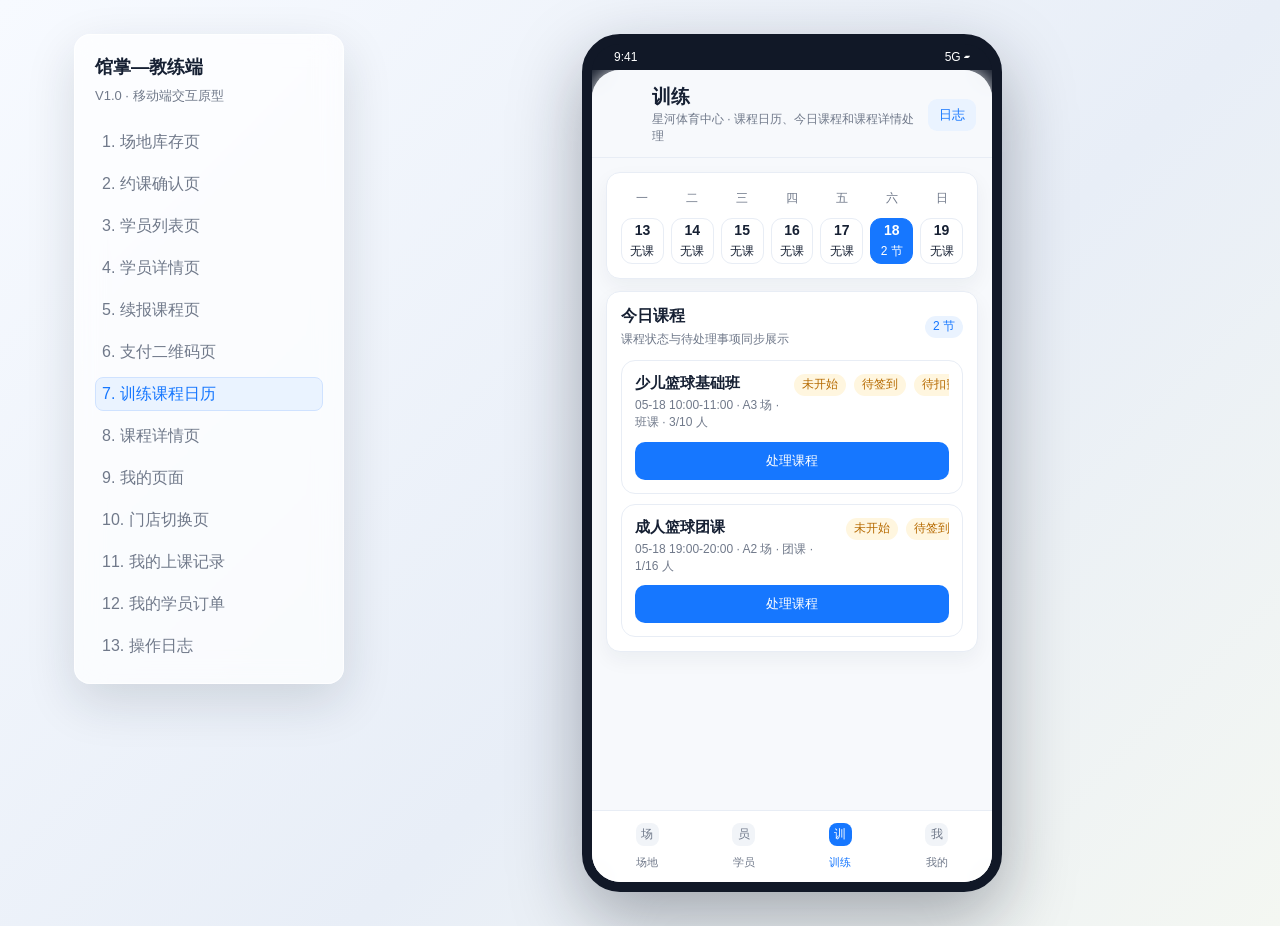
<file: index.html>
<!doctype html>
<html lang="zh-CN">
  <head>
    <meta charset="UTF-8" />
    <meta name="viewport" content="width=device-width, initial-scale=1.0" />
    <title>馆掌—教练端</title>
    <link rel="stylesheet" href="./styles.css" />
  </head>
  <body>
    <div class="prototype-stage">
      <aside class="review-panel" aria-label="原型页面清单">
        <strong>馆掌—教练端</strong>
        <span>V1.0 · 移动端交互原型</span>
        <div id="pageIndex" class="page-index"></div>
      </aside>

      <main class="phone-shell" aria-label="小程序手机预览">
        <div class="phone-status">
          <span>9:41</span>
          <span>5G  ▰</span>
        </div>

        <section class="miniapp">
          <header class="app-header">
            <button id="backBtn" class="ghost-icon" type="button" aria-label="返回">‹</button>
            <div>
              <h1 id="pageTitle">训练</h1>
              <p id="pageSubtitle">课程日历、今日课程和课程详情处理</p>
            </div>
            <button id="headerAction" class="header-action" type="button"></button>
          </header>

          <div id="appView" class="app-view"></div>

          <nav class="tabbar" aria-label="底部导航">
            <button class="tab" data-route="fields" type="button">
              <span>场</span>
              场地
            </button>
            <button class="tab" data-route="students" type="button">
              <span>员</span>
              学员
            </button>
            <button class="tab active" data-route="training" type="button">
              <span>训</span>
              训练
            </button>
            <button class="tab" data-route="mine" type="button">
              <span>我</span>
              我的
            </button>
          </nav>
        </section>
      </main>
    </div>

    <div id="dialogMask" class="modal-mask" hidden>
      <section class="sheet" role="dialog" aria-modal="true" aria-labelledby="dialogTitle">
        <div class="sheet-handle"></div>
        <div class="sheet-title">
          <h2 id="dialogTitle">确认操作</h2>
          <button class="ghost-icon sheet-close" data-close-dialog type="button" aria-label="关闭">×</button>
        </div>
        <div id="dialogBody" class="dialog-body"></div>
        <div id="dialogActions" class="sheet-actions"></div>
      </section>
    </div>

    <div id="toast" class="toast" role="status" aria-live="polite"></div>
    <script src="./app.js"></script>
  </body>
</html>
</file>
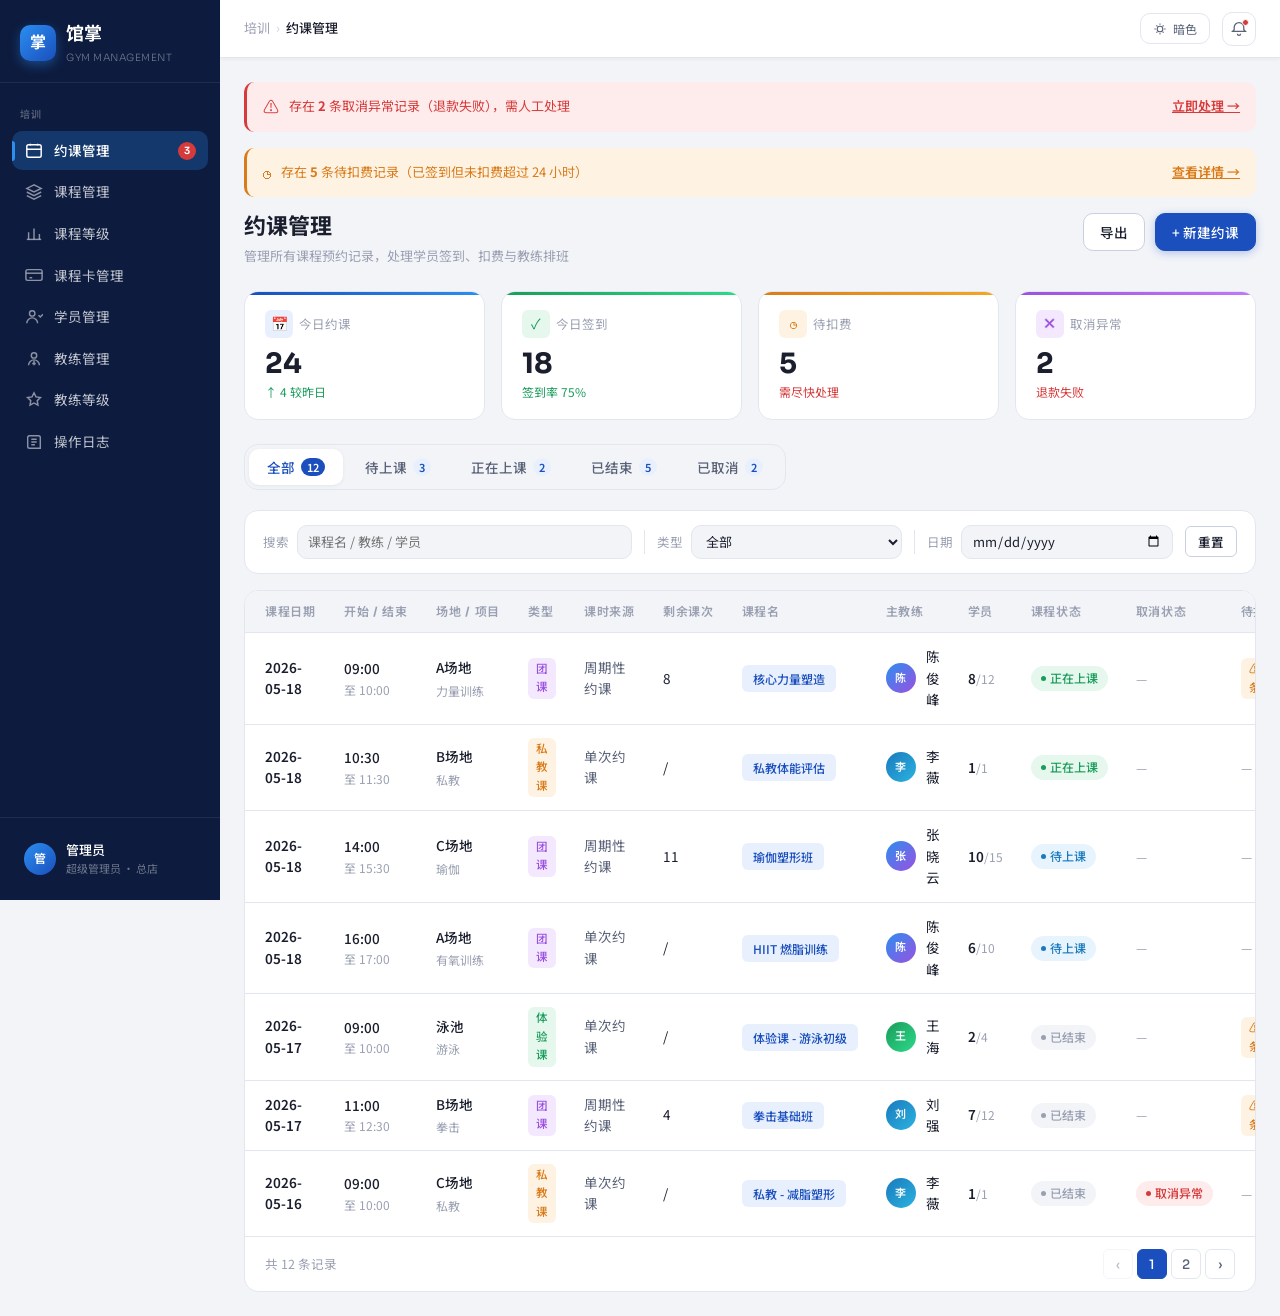
<file: guanzhang-admin (1).html>
<!DOCTYPE html>
<html lang="zh-CN">
<head>
<meta charset="UTF-8">
<meta name="viewport" content="width=device-width, initial-scale=1.0">
<title>馆掌 · 培训管理</title>
<link rel="preconnect" href="https://fonts.googleapis.com">
<link href="https://fonts.googleapis.com/css2?family=Noto+Sans+SC:wght@300;400;500;700&family=Sora:wght@300;400;600;700&display=swap" rel="stylesheet">
<style>
  /* ============================================
     DESIGN TOKENS
     ============================================ */
  :root {
    --brand-primary: #1A4FBD;
    --brand-deep: #0D3494;
    --brand-accent: #2B8EF0;
    --brand-light: #E8F0FE;
    --brand-glow: rgba(26,79,189,0.12);

    --success: #1A9C5B;
    --success-bg: #E6F7EE;
    --warning: #D97B1A;
    --warning-bg: #FEF3E2;
    --danger: #D63B3B;
    --danger-bg: #FEECEC;
    --info: #1A7ABD;
    --info-bg: #E8F4FD;

    --bg-base: #F2F4F8;
    --bg-surface: #FFFFFF;
    --bg-sidebar: #0D1B3E;
    --bg-sidebar-hover: rgba(255,255,255,0.08);
    --bg-sidebar-active: rgba(43,142,240,0.25);

    --text-primary: #1A1E2D;
    --text-secondary: #5A6278;
    --text-muted: #9AA0B2;
    --text-sidebar: rgba(255,255,255,0.75);
    --text-sidebar-active: #FFFFFF;

    --border: #E2E6EF;
    --border-strong: #C8CFDE;
    --radius-sm: 6px;
    --radius-md: 10px;
    --radius-lg: 14px;
    --radius-xl: 20px;

    --shadow-sm: 0 1px 4px rgba(0,0,0,0.06);
    --shadow-md: 0 4px 16px rgba(0,0,0,0.08);
    --shadow-lg: 0 8px 32px rgba(0,0,0,0.12);

    --font-display: 'Sora', 'Noto Sans SC', sans-serif;
    --font-body: 'Noto Sans SC', 'Sora', sans-serif;

    --sidebar-w: 220px;
    --topbar-h: 58px;

    --transition: 0.2s cubic-bezier(0.4,0,0.2,1);
  }

  [data-theme="dark"] {
    --bg-base: #0F1322;
    --bg-surface: #1A2035;
    --brand-light: #1A2A4F;
    --brand-glow: rgba(43,142,240,0.15);
    --text-primary: #E8ECF5;
    --text-secondary: #8C93A8;
    --text-muted: #5A6278;
    --border: #2A3050;
    --border-strong: #3A4560;
    --success-bg: #0D2E1C;
    --warning-bg: #2D2010;
    --danger-bg: #2D1010;
    --info-bg: #0D2030;
    --shadow-sm: 0 1px 4px rgba(0,0,0,0.3);
    --shadow-md: 0 4px 16px rgba(0,0,0,0.4);
  }

  /* ============================================
     RESET
     ============================================ */
  *, *::before, *::after { box-sizing: border-box; margin: 0; padding: 0; }
  body {
    font-family: var(--font-body);
    background: var(--bg-base);
    color: var(--text-primary);
    min-height: 100vh;
    display: flex;
    overflow-x: hidden;
    font-size: 14px;
    line-height: 1.6;
  }

  /* ============================================
     SIDEBAR
     ============================================ */
  .sidebar {
    width: var(--sidebar-w);
    background: var(--bg-sidebar);
    min-height: 100vh;
    display: flex;
    flex-direction: column;
    position: fixed;
    left: 0; top: 0; bottom: 0;
    z-index: 100;
    transition: transform var(--transition);
  }
  .sidebar-logo {
    padding: 20px 20px 16px;
    display: flex;
    align-items: center;
    gap: 10px;
    border-bottom: 1px solid rgba(255,255,255,0.08);
  }
  .logo-icon {
    width: 36px; height: 36px;
    background: linear-gradient(135deg, #2B8EF0, #1A4FBD);
    border-radius: 10px;
    display: flex;
    align-items: center;
    justify-content: center;
    font-family: var(--font-display);
    font-weight: 700;
    font-size: 16px;
    color: #fff;
    flex-shrink: 0;
    box-shadow: 0 4px 12px rgba(43,142,240,0.4);
  }
  .logo-text {
    font-family: var(--font-display);
    font-weight: 700;
    font-size: 18px;
    color: #fff;
    letter-spacing: 0.02em;
  }
  .logo-sub {
    font-size: 10px;
    color: rgba(255,255,255,0.4);
    letter-spacing: 0.05em;
    margin-top: 1px;
    font-family: var(--font-display);
    font-weight: 300;
  }
  .sidebar-section { padding: 12px 12px 0; }
  .sidebar-label {
    font-size: 10px;
    font-weight: 600;
    letter-spacing: 0.1em;
    color: rgba(255,255,255,0.3);
    text-transform: uppercase;
    padding: 4px 8px 8px;
    font-family: var(--font-display);
  }
  .nav-item {
    display: flex;
    align-items: center;
    gap: 10px;
    padding: 9px 12px;
    border-radius: var(--radius-md);
    cursor: pointer;
    color: var(--text-sidebar);
    font-size: 13.5px;
    transition: all var(--transition);
    margin-bottom: 2px;
    position: relative;
    user-select: none;
  }
  .nav-item:hover {
    background: var(--bg-sidebar-hover);
    color: #fff;
  }
  .nav-item.active {
    background: var(--bg-sidebar-active);
    color: var(--text-sidebar-active);
    font-weight: 500;
  }
  .nav-item.active::before {
    content: '';
    position: absolute;
    left: 0; top: 50%;
    transform: translateY(-50%);
    width: 3px; height: 20px;
    background: var(--brand-accent);
    border-radius: 0 3px 3px 0;
  }
  .nav-icon {
    width: 20px; height: 20px;
    opacity: 0.7;
    flex-shrink: 0;
    display: flex; align-items: center; justify-content: center;
  }
  .nav-item.active .nav-icon,
  .nav-item:hover .nav-icon { opacity: 1; }
  .nav-badge {
    margin-left: auto;
    background: var(--danger);
    color: #fff;
    font-size: 10px;
    font-weight: 600;
    padding: 1px 6px;
    border-radius: 100px;
    font-family: var(--font-display);
  }

  .sidebar-footer {
    margin-top: auto;
    padding: 12px;
    border-top: 1px solid rgba(255,255,255,0.08);
  }
  .user-card {
    display: flex;
    align-items: center;
    gap: 10px;
    padding: 10px 12px;
    border-radius: var(--radius-md);
    cursor: pointer;
    transition: background var(--transition);
  }
  .user-card:hover { background: var(--bg-sidebar-hover); }
  .user-avatar {
    width: 32px; height: 32px;
    border-radius: 50%;
    background: linear-gradient(135deg, #2B8EF0, #1A4FBD);
    display: flex; align-items: center; justify-content: center;
    font-size: 12px; font-weight: 600; color: #fff;
    flex-shrink: 0;
    font-family: var(--font-display);
  }
  .user-name { font-size: 13px; color: #fff; font-weight: 500; }
  .user-role { font-size: 11px; color: rgba(255,255,255,0.4); }

  /* ============================================
     MAIN LAYOUT
     ============================================ */
  .main {
    margin-left: var(--sidebar-w);
    flex: 1;
    min-width: 0;
    display: flex;
    flex-direction: column;
  }

  .topbar {
    height: var(--topbar-h);
    background: var(--bg-surface);
    border-bottom: 1px solid var(--border);
    display: flex;
    align-items: center;
    padding: 0 24px;
    gap: 16px;
    position: sticky;
    top: 0;
    z-index: 50;
    box-shadow: var(--shadow-sm);
  }
  .breadcrumb {
    display: flex;
    align-items: center;
    gap: 6px;
    font-size: 13px;
    color: var(--text-muted);
  }
  .breadcrumb-sep { opacity: 0.5; }
  .breadcrumb-current {
    color: var(--text-primary);
    font-weight: 500;
  }
  .topbar-right {
    margin-left: auto;
    display: flex;
    align-items: center;
    gap: 12px;
  }
  .topbar-btn {
    width: 34px; height: 34px;
    border-radius: var(--radius-md);
    border: 1px solid var(--border);
    background: transparent;
    cursor: pointer;
    display: flex; align-items: center; justify-content: center;
    color: var(--text-secondary);
    transition: all var(--transition);
    font-size: 16px;
    position: relative;
  }
  .topbar-btn:hover {
    background: var(--bg-base);
    border-color: var(--border-strong);
    color: var(--text-primary);
  }
  .notif-dot {
    position: absolute;
    top: 6px; right: 6px;
    width: 7px; height: 7px;
    border-radius: 50%;
    background: var(--danger);
    border: 1.5px solid var(--bg-surface);
  }
  .theme-toggle {
    background: none;
    border: 1px solid var(--border);
    border-radius: var(--radius-md);
    padding: 6px 12px;
    cursor: pointer;
    font-size: 12px;
    color: var(--text-secondary);
    font-family: var(--font-body);
    transition: all var(--transition);
    display: flex; align-items: center; gap: 6px;
  }
  .theme-toggle:hover { background: var(--bg-base); color: var(--text-primary); }

  /* ============================================
     PAGE CONTAINER
     ============================================ */
  .page {
    padding: 24px;
    display: none;
  }
  .page.active {
    display: block;
    animation: pageIn 0.35s ease forwards;
  }
  @keyframes pageIn {
    from { opacity: 0; transform: translateY(10px); }
    to { opacity: 1; transform: translateY(0); }
  }

  .page-header {
    display: flex;
    align-items: flex-start;
    justify-content: space-between;
    margin-bottom: 24px;
    gap: 16px;
    flex-wrap: wrap;
  }
  .page-title {
    font-family: var(--font-display);
    font-size: 22px;
    font-weight: 700;
    color: var(--text-primary);
    line-height: 1.3;
  }
  .page-subtitle {
    font-size: 13px;
    color: var(--text-muted);
    margin-top: 4px;
  }
  .page-actions {
    display: flex;
    gap: 10px;
    flex-shrink: 0;
    flex-wrap: wrap;
  }

  /* ============================================
     BUTTONS
     ============================================ */
  .btn {
    display: inline-flex;
    align-items: center;
    gap: 6px;
    padding: 8px 16px;
    border-radius: var(--radius-md);
    font-size: 13.5px;
    font-weight: 500;
    cursor: pointer;
    border: 1px solid transparent;
    transition: all var(--transition);
    font-family: var(--font-body);
    white-space: nowrap;
  }
  .btn-primary {
    background: var(--brand-primary);
    color: #fff;
    border-color: var(--brand-primary);
    box-shadow: 0 2px 8px rgba(26,79,189,0.3);
  }
  .btn-primary:hover {
    background: var(--brand-deep);
    border-color: var(--brand-deep);
    box-shadow: 0 4px 14px rgba(26,79,189,0.4);
    transform: translateY(-1px);
  }
  .btn-secondary {
    background: var(--bg-surface);
    color: var(--text-primary);
    border-color: var(--border-strong);
  }
  .btn-secondary:hover {
    background: var(--bg-base);
  }
  .btn-sm {
    padding: 5px 12px;
    font-size: 12.5px;
    border-radius: var(--radius-sm);
  }

  /* ============================================
     STAT CARDS
     ============================================ */
  .stats-grid {
    display: grid;
    grid-template-columns: repeat(4, 1fr);
    gap: 16px;
    margin-bottom: 24px;
  }
  .stat-card {
    background: var(--bg-surface);
    border: 1px solid var(--border);
    border-radius: var(--radius-lg);
    padding: 18px 20px;
    display: flex;
    flex-direction: column;
    gap: 12px;
    transition: all var(--transition);
    position: relative;
    overflow: hidden;
    opacity: 0;
    transform: translateY(12px);
    animation: cardIn 0.5s ease forwards;
  }
  .page.active .stat-card:nth-child(1) { animation-delay: 0.05s; }
  .page.active .stat-card:nth-child(2) { animation-delay: 0.1s; }
  .page.active .stat-card:nth-child(3) { animation-delay: 0.15s; }
  .page.active .stat-card:nth-child(4) { animation-delay: 0.2s; }

  .stat-card::after {
    content: '';
    position: absolute;
    top: 0; left: 0; right: 0;
    height: 3px;
  }
  .stat-card.c1::after { background: linear-gradient(90deg, var(--brand-primary), var(--brand-accent)); }
  .stat-card.c2::after { background: linear-gradient(90deg, var(--success), #2DD98A); }
  .stat-card.c3::after { background: linear-gradient(90deg, var(--warning), #F5A623); }
  .stat-card.c4::after { background: linear-gradient(90deg, #9B51E0, #C278FA); }

  .stat-card:hover {
    box-shadow: var(--shadow-md);
    transform: translateY(-2px);
  }
  @keyframes cardIn {
    to { opacity: 1; transform: translateY(0); }
  }
  .stat-label {
    font-size: 12.5px;
    color: var(--text-muted);
    display: flex;
    align-items: center;
    gap: 6px;
  }
  .stat-icon {
    width: 28px; height: 28px;
    border-radius: var(--radius-sm);
    display: flex; align-items: center; justify-content: center;
    font-size: 14px;
  }
  .stat-icon.blue { background: var(--brand-light); color: var(--brand-primary); }
  .stat-icon.green { background: var(--success-bg); color: var(--success); }
  .stat-icon.amber { background: var(--warning-bg); color: var(--warning); }
  .stat-icon.purple { background: #F3E8FE; color: #9B51E0; }
  [data-theme="dark"] .stat-icon.purple { background: #2A1A40; }
  .stat-value {
    font-family: var(--font-display);
    font-size: 28px;
    font-weight: 700;
    line-height: 1;
    color: var(--text-primary);
  }
  .stat-change {
    font-size: 12px;
    margin-top: 4px;
    display: flex;
    align-items: center;
    gap: 4px;
  }
  .stat-change.up { color: var(--success); }
  .stat-change.down { color: var(--danger); }

  /* ============================================
     TAB BAR
     ============================================ */
  .tab-bar {
    display: flex;
    gap: 4px;
    background: var(--bg-base);
    border-radius: var(--radius-lg);
    padding: 4px;
    margin-bottom: 20px;
    width: fit-content;
    border: 1px solid var(--border);
    flex-wrap: wrap;
  }
  .tab-btn {
    padding: 8px 18px;
    border-radius: var(--radius-md);
    font-size: 13.5px;
    font-weight: 500;
    cursor: pointer;
    border: none;
    background: transparent;
    color: var(--text-secondary);
    transition: all var(--transition);
    font-family: var(--font-body);
    white-space: nowrap;
    display: flex; align-items: center; gap: 6px;
  }
  .tab-btn:hover { color: var(--text-primary); }
  .tab-btn.active {
    background: var(--bg-surface);
    color: var(--brand-primary);
    box-shadow: var(--shadow-sm);
  }
  .tab-count {
    background: var(--brand-light);
    color: var(--brand-primary);
    font-size: 11px;
    font-weight: 600;
    padding: 1px 6px;
    border-radius: 100px;
  }
  .tab-btn.active .tab-count { background: var(--brand-primary); color: #fff; }

  /* ============================================
     FILTER BAR
     ============================================ */
  .filter-bar {
    background: var(--bg-surface);
    border: 1px solid var(--border);
    border-radius: var(--radius-lg);
    padding: 14px 18px;
    display: flex;
    align-items: center;
    gap: 12px;
    margin-bottom: 16px;
    flex-wrap: wrap;
  }
  .filter-item {
    display: flex;
    align-items: center;
    gap: 8px;
    flex: 1;
    min-width: 140px;
  }
  .filter-label {
    font-size: 12.5px;
    color: var(--text-muted);
    white-space: nowrap;
    flex-shrink: 0;
  }
  .filter-input, .filter-select {
    flex: 1;
    min-width: 0;
    height: 34px;
    border: 1px solid var(--border);
    border-radius: var(--radius-md);
    background: var(--bg-base);
    color: var(--text-primary);
    font-size: 13px;
    padding: 0 10px;
    font-family: var(--font-body);
    transition: border-color var(--transition);
    outline: none;
  }
  .filter-input:focus, .filter-select:focus {
    border-color: var(--brand-accent);
    box-shadow: 0 0 0 3px var(--brand-glow);
  }
  .filter-divider {
    width: 1px;
    height: 24px;
    background: var(--border);
    flex-shrink: 0;
  }

  /* ============================================
     TABLE
     ============================================ */
  .table-card {
    background: var(--bg-surface);
    border: 1px solid var(--border);
    border-radius: var(--radius-lg);
    overflow: hidden;
    animation: cardIn 0.4s ease 0.25s both;
  }
  .table-wrap { overflow-x: auto; }
  table {
    width: 100%;
    border-collapse: collapse;
    min-width: 1080px;
  }
  thead th {
    background: var(--bg-base);
    padding: 11px 14px;
    text-align: left;
    font-size: 12px;
    font-weight: 600;
    color: var(--text-muted);
    text-transform: uppercase;
    letter-spacing: 0.06em;
    border-bottom: 1px solid var(--border);
    white-space: nowrap;
    font-family: var(--font-display);
  }
  thead th:first-child { padding-left: 20px; }
  thead th:last-child { padding-right: 20px; text-align: right; }
  tbody tr {
    border-bottom: 1px solid var(--border);
    transition: background var(--transition);
  }
  tbody tr:last-child { border-bottom: none; }
  tbody tr:hover { background: var(--bg-base); }
  tbody td {
    padding: 13px 14px;
    font-size: 13.5px;
    color: var(--text-primary);
    vertical-align: middle;
  }
  tbody td:first-child { padding-left: 20px; }
  tbody td:last-child { padding-right: 20px; }

  /* ============================================
     BADGES & TAGS
     ============================================ */
  .badge {
    display: inline-flex;
    align-items: center;
    gap: 4px;
    padding: 3px 10px;
    border-radius: 100px;
    font-size: 12px;
    font-weight: 500;
    white-space: nowrap;
    font-family: var(--font-display);
  }
  .badge::before {
    content: '';
    width: 5px; height: 5px;
    border-radius: 50%;
  }
  .badge-upcoming { background: var(--info-bg); color: var(--info); }
  .badge-upcoming::before { background: var(--info); }
  .badge-ongoing { background: var(--success-bg); color: var(--success); }
  .badge-ongoing::before { background: var(--success); animation: pulse 1.5s infinite; }
  .badge-ended { background: var(--bg-base); color: var(--text-muted); }
  .badge-ended::before { background: var(--text-muted); }
  .badge-cancelled { background: var(--danger-bg); color: var(--danger); }
  .badge-cancelled::before { background: var(--danger); }
  .badge-processing { background: var(--warning-bg); color: var(--warning); }
  .badge-processing::before { background: var(--warning); }
  .badge-abnormal { background: var(--danger-bg); color: var(--danger); }
  .badge-abnormal::before { background: var(--danger); }
  .badge-active { background: var(--success-bg); color: var(--success); }
  .badge-active::before { background: var(--success); }
  .badge-leave { background: var(--warning-bg); color: var(--warning); }
  .badge-leave::before { background: var(--warning); }
  @keyframes pulse {
    0%, 100% { opacity: 1; transform: scale(1); }
    50% { opacity: 0.5; transform: scale(0.8); }
  }
  .tag {
    display: inline-block;
    padding: 2px 8px;
    border-radius: var(--radius-sm);
    font-size: 11.5px;
    font-weight: 500;
    background: var(--brand-light);
    color: var(--brand-primary);
    font-family: var(--font-display);
  }
  .tag.group { background: #F3E8FE; color: #9B51E0; }
  [data-theme="dark"] .tag.group { background: #2A1A40; }
  .tag.private { background: var(--warning-bg); color: var(--warning); }
  .tag.experience { background: var(--success-bg); color: var(--success); }
  .tag.level-S { background: linear-gradient(135deg, #FFE082, #FFC107); color: #6B4D00; }
  .tag.level-A { background: var(--brand-light); color: var(--brand-primary); }
  .tag.level-B { background: var(--success-bg); color: var(--success); }
  .tag.level-C { background: var(--bg-base); color: var(--text-secondary); }

  .debit-tag {
    display: inline-flex;
    align-items: center;
    gap: 4px;
    padding: 2px 8px;
    border-radius: var(--radius-sm);
    font-size: 11.5px;
    font-weight: 500;
    font-family: var(--font-display);
  }
  .debit-pending { background: var(--warning-bg); color: var(--warning); }
  .debit-ok { background: var(--success-bg); color: var(--success); }
  .debit-fail { background: var(--danger-bg); color: var(--danger); }
  .debit-none { background: var(--bg-base); color: var(--text-muted); }

  /* ============================================
     NAME CELL & AVATAR
     ============================================ */
  .name-cell {
    display: flex;
    align-items: center;
    gap: 10px;
  }
  .mini-avatar {
    width: 30px; height: 30px;
    border-radius: 50%;
    background: linear-gradient(135deg, #2B8EF0, #9B51E0);
    display: flex; align-items: center; justify-content: center;
    font-size: 11px; font-weight: 600; color: #fff;
    flex-shrink: 0;
    font-family: var(--font-display);
  }
  .mini-avatar.green { background: linear-gradient(135deg, #1A9C5B, #2DD98A); }
  .mini-avatar.amber { background: linear-gradient(135deg, #D97B1A, #F5A623); }
  .mini-avatar.pink { background: linear-gradient(135deg, #D63B3B, #F06292); }
  .mini-avatar.teal { background: linear-gradient(135deg, #1A7ABD, #2BB3E0); }

  /* ============================================
     ACTION BUTTONS
     ============================================ */
  .action-group {
    display: flex;
    align-items: center;
    gap: 6px;
    justify-content: flex-end;
    flex-wrap: nowrap;
  }
  .action-btn {
    padding: 4px 10px;
    border-radius: var(--radius-sm);
    font-size: 12px;
    font-weight: 500;
    cursor: pointer;
    border: 1px solid var(--border);
    background: transparent;
    color: var(--text-secondary);
    transition: all var(--transition);
    font-family: var(--font-body);
    white-space: nowrap;
  }
  .action-btn:hover {
    background: var(--bg-base);
    color: var(--text-primary);
    border-color: var(--border-strong);
  }
  .action-btn.primary {
    border-color: transparent;
    background: var(--brand-light);
    color: var(--brand-primary);
  }
  .action-btn.primary:hover {
    background: var(--brand-primary);
    color: #fff;
  }
  .action-btn.danger {
    border-color: transparent;
    background: transparent;
    color: var(--text-muted);
  }
  .action-btn.danger:hover {
    background: var(--danger-bg);
    color: var(--danger);
  }

  /* ============================================
     TABLE FOOTER & PAGINATION
     ============================================ */
  .table-footer {
    display: flex;
    align-items: center;
    justify-content: space-between;
    padding: 12px 20px;
    border-top: 1px solid var(--border);
    font-size: 13px;
    color: var(--text-muted);
    flex-wrap: wrap;
    gap: 12px;
  }
  .pagination {
    display: flex;
    align-items: center;
    gap: 4px;
  }
  .page-btn {
    min-width: 30px; height: 30px;
    padding: 0 8px;
    border: 1px solid var(--border);
    border-radius: var(--radius-sm);
    background: transparent;
    cursor: pointer;
    display: flex; align-items: center; justify-content: center;
    font-size: 13px;
    color: var(--text-secondary);
    transition: all var(--transition);
    font-family: var(--font-display);
    font-weight: 500;
  }
  .page-btn:hover { background: var(--bg-base); color: var(--text-primary); }
  .page-btn.active {
    background: var(--brand-primary);
    border-color: var(--brand-primary);
    color: #fff;
  }
  .page-btn:disabled { opacity: 0.4; cursor: not-allowed; }

  /* ============================================
     MODAL
     ============================================ */
  .modal-overlay {
    position: fixed;
    inset: 0;
    background: rgba(0,0,0,0.5);
    backdrop-filter: blur(4px);
    z-index: 200;
    display: none;
    align-items: flex-start;
    justify-content: flex-end;
    padding: 12px;
  }
  .modal-overlay.open { display: flex; }
  .modal-panel {
    width: 580px;
    max-width: calc(100vw - 24px);
    background: var(--bg-surface);
    border-radius: var(--radius-xl);
    box-shadow: var(--shadow-lg);
    height: calc(100vh - 24px);
    display: flex;
    flex-direction: column;
    animation: slideIn 0.3s cubic-bezier(0.34, 1.56, 0.64, 1) forwards;
    overflow: hidden;
  }
  @keyframes slideIn {
    from { opacity: 0; transform: translateX(30px) scale(0.96); }
    to { opacity: 1; transform: translateX(0) scale(1); }
  }
  .modal-header {
    padding: 20px 24px 16px;
    border-bottom: 1px solid var(--border);
    display: flex;
    align-items: flex-start;
    gap: 12px;
  }
  .modal-title { font-size: 16px; font-weight: 700; color: var(--text-primary); font-family: var(--font-display); }
  .modal-sub { font-size: 12.5px; color: var(--text-muted); margin-top: 3px; }
  .modal-close {
    margin-left: auto;
    width: 30px; height: 30px;
    border: none;
    background: var(--bg-base);
    border-radius: var(--radius-sm);
    cursor: pointer;
    display: flex; align-items: center; justify-content: center;
    color: var(--text-muted);
    font-size: 16px;
    transition: all var(--transition);
    flex-shrink: 0;
  }
  .modal-close:hover { background: var(--danger-bg); color: var(--danger); }
  .modal-body { flex: 1; overflow-y: auto; padding: 20px 24px; }
  .modal-footer {
    padding: 14px 24px;
    border-top: 1px solid var(--border);
    display: flex;
    gap: 10px;
    justify-content: flex-end;
  }

  .detail-section { margin-bottom: 24px; }
  .detail-section-title {
    font-size: 12px;
    font-weight: 600;
    letter-spacing: 0.08em;
    color: var(--text-muted);
    text-transform: uppercase;
    margin-bottom: 12px;
    display: flex;
    align-items: center;
    gap: 8px;
    font-family: var(--font-display);
  }
  .detail-section-title::after {
    content: '';
    flex: 1;
    height: 1px;
    background: var(--border);
  }
  .detail-grid {
    display: grid;
    grid-template-columns: 1fr 1fr;
    gap: 10px;
  }
  .detail-field {
    padding: 10px 12px;
    background: var(--bg-base);
    border-radius: var(--radius-md);
    border: 1px solid var(--border);
  }
  .detail-field-label {
    font-size: 11.5px;
    color: var(--text-muted);
    margin-bottom: 4px;
    font-family: var(--font-display);
    font-weight: 500;
  }
  .detail-field-value {
    font-size: 13.5px;
    color: var(--text-primary);
    font-weight: 500;
  }

  .student-row {
    display: flex;
    align-items: center;
    gap: 12px;
    padding: 10px 12px;
    border: 1px solid var(--border);
    border-radius: var(--radius-md);
    margin-bottom: 8px;
    transition: background var(--transition);
    flex-wrap: wrap;
  }
  .student-row:hover { background: var(--bg-base); }
  .student-info { flex: 1; min-width: 0; }
  .student-name { font-size: 13.5px; font-weight: 500; }
  .student-phone { font-size: 12px; color: var(--text-muted); }
  .student-badges { display: flex; gap: 6px; align-items: center; flex-wrap: wrap; }

  .drawer-wide .modal-panel { width: 860px; }
  .section-toolbar {
    display: flex;
    align-items: center;
    justify-content: space-between;
    gap: 12px;
    margin-bottom: 12px;
    flex-wrap: wrap;
  }
  .section-note {
    color: var(--text-muted);
    font-size: 12.5px;
    line-height: 1.5;
  }
  .detail-tabs {
    display: flex;
    gap: 6px;
    padding: 4px;
    background: var(--bg-base);
    border: 1px solid var(--border);
    border-radius: var(--radius-md);
    margin-bottom: 16px;
    overflow-x: auto;
  }
  .detail-tab {
    border: none;
    background: transparent;
    color: var(--text-secondary);
    border-radius: var(--radius-sm);
    padding: 7px 12px;
    font-size: 12.5px;
    cursor: default;
    white-space: nowrap;
    font-family: var(--font-body);
  }
  .detail-tab.active {
    background: var(--bg-surface);
    color: var(--brand-primary);
    box-shadow: var(--shadow-sm);
    font-weight: 600;
  }
  .rule-grid {
    display: grid;
    grid-template-columns: repeat(auto-fit, minmax(210px, 1fr));
    gap: 12px;
    margin-bottom: 16px;
  }
  .rule-card {
    background: var(--bg-surface);
    border: 1px solid var(--border);
    border-radius: var(--radius-lg);
    padding: 15px 16px;
  }
  .rule-card-title {
    font-weight: 700;
    font-size: 13.5px;
    color: var(--text-primary);
    margin-bottom: 6px;
  }
  .rule-card-text {
    color: var(--text-secondary);
    font-size: 12.5px;
    line-height: 1.6;
  }
  .inline-list {
    display: flex;
    align-items: center;
    gap: 6px;
    flex-wrap: wrap;
  }
  .mini-table {
    width: 100%;
    min-width: 0;
    border: 1px solid var(--border);
    border-radius: var(--radius-md);
    overflow: hidden;
    border-collapse: separate;
    border-spacing: 0;
  }
  .mini-table th,
  .mini-table td {
    padding: 10px 12px;
    border-bottom: 1px solid var(--border);
    font-size: 12.5px;
    vertical-align: middle;
  }
  .mini-table th {
    background: var(--bg-base);
    color: var(--text-muted);
    font-size: 11.5px;
    font-family: var(--font-display);
    text-transform: none;
    letter-spacing: 0;
  }
  .mini-table tr:last-child td { border-bottom: none; }
  .mini-table td:last-child,
  .mini-table th:last-child { text-align: left; padding-right: 12px; }
  .split-layout {
    display: grid;
    grid-template-columns: minmax(0, 1.1fr) minmax(280px, 0.9fr);
    gap: 16px;
    align-items: start;
  }
  .workflow {
    display: flex;
    gap: 8px;
    align-items: stretch;
    flex-wrap: wrap;
  }
  .workflow-step {
    flex: 1;
    min-width: 150px;
    border: 1px solid var(--border);
    border-radius: var(--radius-md);
    padding: 12px;
    background: var(--bg-surface);
  }
  .workflow-step strong {
    display: block;
    font-size: 13px;
    margin-bottom: 4px;
  }
  .workflow-step span {
    font-size: 12px;
    color: var(--text-muted);
    line-height: 1.5;
  }
  .permission-card {
    border: 1px solid var(--border);
    border-radius: var(--radius-lg);
    padding: 16px;
    background: var(--bg-surface);
    margin-bottom: 16px;
  }
  .permission-title {
    font-size: 14px;
    font-weight: 700;
    margin-bottom: 10px;
  }

  /* ============================================
     ALERT
     ============================================ */
  .alert {
    display: flex;
    align-items: center;
    gap: 10px;
    padding: 12px 16px;
    border-radius: var(--radius-md);
    font-size: 13px;
    margin-bottom: 16px;
    border-left: 3px solid;
    animation: cardIn 0.4s ease 0.1s both;
  }
  .alert-warning {
    background: var(--warning-bg);
    color: var(--warning);
    border-color: var(--warning);
  }
  .alert-danger {
    background: var(--danger-bg);
    color: var(--danger);
    border-color: var(--danger);
  }
  .alert-icon { font-size: 16px; flex-shrink: 0; }
  .alert-text { flex: 1; }
  .alert-action {
    font-weight: 600;
    text-decoration: underline;
    cursor: pointer;
    flex-shrink: 0;
  }

  /* ============================================
     EMPTY STATE
     ============================================ */
  .empty-state {
    text-align: center;
    padding: 48px 24px;
    color: var(--text-muted);
  }
  .empty-icon { font-size: 40px; margin-bottom: 12px; opacity: 0.4; }
  .empty-text { font-size: 14px; }

  /* ============================================
     CARD GRID (for coach / student grid view)
     ============================================ */
  .card-grid {
    display: grid;
    grid-template-columns: repeat(auto-fill, minmax(280px, 1fr));
    gap: 16px;
  }
  .person-card {
    background: var(--bg-surface);
    border: 1px solid var(--border);
    border-radius: var(--radius-lg);
    padding: 20px;
    transition: all var(--transition);
    cursor: pointer;
    opacity: 0;
    transform: translateY(8px);
    animation: cardIn 0.4s ease forwards;
  }
  .person-card:hover {
    box-shadow: var(--shadow-md);
    transform: translateY(-3px);
    border-color: var(--border-strong);
  }
  .person-card-header {
    display: flex;
    align-items: center;
    gap: 12px;
    margin-bottom: 16px;
  }
  .large-avatar {
    width: 52px; height: 52px;
    border-radius: 50%;
    background: linear-gradient(135deg, #2B8EF0, #9B51E0);
    display: flex; align-items: center; justify-content: center;
    font-size: 16px; font-weight: 700; color: #fff;
    flex-shrink: 0;
    font-family: var(--font-display);
  }
  .person-card .person-name {
    font-size: 15px;
    font-weight: 600;
    color: var(--text-primary);
  }
  .person-card .person-meta {
    font-size: 12.5px;
    color: var(--text-muted);
    margin-top: 2px;
  }
  .person-card-stats {
    display: grid;
    grid-template-columns: repeat(3, 1fr);
    gap: 8px;
    padding-top: 12px;
    border-top: 1px solid var(--border);
  }
  .person-stat-item {
    text-align: center;
  }
  .person-stat-value {
    font-family: var(--font-display);
    font-size: 18px;
    font-weight: 700;
    color: var(--text-primary);
  }
  .person-stat-label {
    font-size: 11px;
    color: var(--text-muted);
    margin-top: 2px;
  }

  /* ============================================
     MOBILE
     ============================================ */
  .mobile-menu-btn {
    display: none;
    width: 34px; height: 34px;
    border: 1px solid var(--border);
    background: none;
    border-radius: var(--radius-md);
    cursor: pointer;
    align-items: center; justify-content: center;
    font-size: 18px;
    color: var(--text-secondary);
  }
  .sidebar-overlay {
    display: none;
    position: fixed;
    inset: 0;
    background: rgba(0,0,0,0.5);
    z-index: 99;
  }

  @media (max-width: 1100px) {
    .stats-grid { grid-template-columns: repeat(2, 1fr); }
    .split-layout { grid-template-columns: 1fr; }
  }
  @media (max-width: 768px) {
    .sidebar { transform: translateX(calc(-1 * var(--sidebar-w))); }
    .sidebar.open { transform: translateX(0); }
    .sidebar-overlay.open { display: block; }
    .main { margin-left: 0; }
    .mobile-menu-btn { display: flex; }
    .stats-grid { grid-template-columns: 1fr 1fr; }
    .page { padding: 16px; }
    .modal-panel {
      width: 100%; height: 90vh; align-self: flex-end;
      border-radius: var(--radius-xl) var(--radius-xl) 0 0;
    }
    .modal-overlay { align-items: flex-end; padding: 0; }
  }
  @media (max-width: 480px) {
    .stats-grid { grid-template-columns: 1fr; }
    .filter-bar { flex-direction: column; align-items: stretch; }
    .filter-divider { display: none; }
  }

  ::-webkit-scrollbar { width: 6px; height: 6px; }
  ::-webkit-scrollbar-track { background: transparent; }
  ::-webkit-scrollbar-thumb { background: var(--border-strong); border-radius: 100px; }
  ::-webkit-scrollbar-thumb:hover { background: var(--text-muted); }

  /* Level chip */
  .level-chip {
    display: inline-flex;
    align-items: center;
    gap: 4px;
    padding: 2px 8px;
    border-radius: 100px;
    font-size: 11.5px;
    font-weight: 600;
    font-family: var(--font-display);
  }
</style>
</head>
<body>

<!-- ============================================
     SIDEBAR
     ============================================ -->
<aside class="sidebar" id="sidebar">
  <div class="sidebar-logo">
    <div class="logo-icon">掌</div>
    <div>
      <div class="logo-text">馆掌</div>
      <div class="logo-sub">GYM MANAGEMENT</div>
    </div>
  </div>

  <div class="sidebar-section" style="margin-top:8px;">
    <div class="sidebar-label">培训</div>

    <div class="nav-item active" data-page="booking" onclick="switchPage('booking')">
      <span class="nav-icon">
        <svg viewBox="0 0 20 20" fill="none" stroke="currentColor" stroke-width="1.6" width="18" height="18">
          <rect x="2" y="3" width="16" height="14" rx="2"/>
          <path d="M6 2v2M14 2v2M2 8h16"/>
        </svg>
      </span>
      约课管理
      <span class="nav-badge">3</span>
    </div>

    <div class="nav-item" data-page="course" onclick="switchPage('course')">
      <span class="nav-icon">
        <svg viewBox="0 0 20 20" fill="none" stroke="currentColor" stroke-width="1.6" width="18" height="18">
          <path d="M10 2L2 6l8 4 8-4-8-4z"/>
          <path d="M2 10l8 4 8-4"/>
          <path d="M2 14l8 4 8-4"/>
        </svg>
      </span>
      课程管理
    </div>

    <div class="nav-item" data-page="course-level" onclick="switchPage('course-level')">
      <span class="nav-icon">
        <svg viewBox="0 0 20 20" fill="none" stroke="currentColor" stroke-width="1.6" width="18" height="18">
          <path d="M4 16V8M10 16V4M16 16v-6"/>
          <path d="M2 16h16"/>
        </svg>
      </span>
      课程等级
    </div>

    <div class="nav-item" data-page="card" onclick="switchPage('card')">
      <span class="nav-icon">
        <svg viewBox="0 0 20 20" fill="none" stroke="currentColor" stroke-width="1.6" width="18" height="18">
          <rect x="1" y="4" width="18" height="12" rx="2"/>
          <path d="M1 8h18"/>
          <path d="M5 13h3"/>
        </svg>
      </span>
      课程卡管理
    </div>

    <div class="nav-item" data-page="student" onclick="switchPage('student')">
      <span class="nav-icon">
        <svg viewBox="0 0 20 20" fill="none" stroke="currentColor" stroke-width="1.6" width="18" height="18">
          <circle cx="8" cy="6" r="3"/>
          <path d="M2 17c0-3.3 2.7-6 6-6s6 2.7 6 6"/>
          <path d="M15 8l2 2 3-3"/>
        </svg>
      </span>
      学员管理
    </div>

    <div class="nav-item" data-page="coach" onclick="switchPage('coach')">
      <span class="nav-icon">
        <svg viewBox="0 0 20 20" fill="none" stroke="currentColor" stroke-width="1.6" width="18" height="18">
          <circle cx="10" cy="6" r="3"/>
          <path d="M4 17c0-3.3 2.7-6 6-6s6 2.7 6 6"/>
          <path d="M10 12v5M8 15h4"/>
        </svg>
      </span>
      教练管理
    </div>

    <div class="nav-item" data-page="coach-level" onclick="switchPage('coach-level')">
      <span class="nav-icon">
        <svg viewBox="0 0 20 20" fill="none" stroke="currentColor" stroke-width="1.6" width="18" height="18">
          <path d="M10 2l2.2 4.5 5 .7-3.6 3.5.8 5-4.4-2.4-4.4 2.4.8-5L2.8 7.2l5-.7L10 2z"/>
        </svg>
      </span>
      教练等级
    </div>

    <div class="nav-item" data-page="logs" onclick="switchPage('logs')">
      <span class="nav-icon">
        <svg viewBox="0 0 20 20" fill="none" stroke="currentColor" stroke-width="1.6" width="18" height="18">
          <path d="M5 3h10a2 2 0 012 2v12H5a2 2 0 01-2-2V5a2 2 0 012-2z"/>
          <path d="M7 7h6M7 10h6M7 13h4"/>
        </svg>
      </span>
      操作日志
    </div>
  </div>

  <div class="sidebar-footer">
    <div class="user-card">
      <div class="user-avatar">管</div>
      <div>
        <div class="user-name">管理员</div>
        <div class="user-role">超级管理员 · 总店</div>
      </div>
    </div>
  </div>
</aside>
<div class="sidebar-overlay" id="sidebarOverlay" onclick="closeSidebar()"></div>

<!-- ============================================
     MAIN
     ============================================ -->
<div class="main">
  <header class="topbar">
    <button class="mobile-menu-btn" onclick="openSidebar()">
      <svg viewBox="0 0 20 20" fill="none" stroke="currentColor" stroke-width="1.8" width="18" height="18">
        <path d="M2 5h16M2 10h16M2 15h16"/>
      </svg>
    </button>
    <div class="breadcrumb">
      <span>培训</span>
      <span class="breadcrumb-sep">›</span>
      <span class="breadcrumb-current" id="breadcrumbCurrent">约课管理</span>
    </div>
    <div class="topbar-right">
      <button class="theme-toggle" onclick="toggleTheme()">
        <svg viewBox="0 0 20 20" fill="none" stroke="currentColor" stroke-width="1.6" width="14" height="14">
          <circle cx="10" cy="10" r="4"/>
          <path d="M10 2v2M10 16v2M2 10h2M16 10h2M4.9 4.9l1.4 1.4M13.7 13.7l1.4 1.4M4.9 15.1l1.4-1.4M13.7 6.3l1.4-1.4"/>
        </svg>
        <span id="themeLabel">暗色</span>
      </button>
      <button class="topbar-btn">
        <svg viewBox="0 0 20 20" fill="none" stroke="currentColor" stroke-width="1.6" width="16" height="16">
          <path d="M10 2a6 6 0 00-6 6v3l-2 2h16l-2-2V8a6 6 0 00-6-6z"/>
          <path d="M8 16a2 2 0 004 0"/>
        </svg>
        <span class="notif-dot"></span>
      </button>
    </div>
  </header>

  <!-- ====== PAGE: 约课管理 ====== -->
  <div class="page active" id="page-booking">
    <div class="alert alert-danger">
      <span class="alert-icon">⚠</span>
      <span class="alert-text">存在 <strong>2</strong> 条取消异常记录（退款失败），需人工处理</span>
      <span class="alert-action">立即处理 →</span>
    </div>
    <div class="alert alert-warning">
      <span class="alert-icon">◷</span>
      <span class="alert-text">存在 <strong>5</strong> 条待扣费记录（已签到但未扣费超过 24 小时）</span>
      <span class="alert-action">查看详情 →</span>
    </div>

    <div class="page-header">
      <div>
        <div class="page-title">约课管理</div>
        <div class="page-subtitle">管理所有课程预约记录，处理学员签到、扣费与教练排班</div>
      </div>
      <div class="page-actions">
        <button class="btn btn-secondary">导出</button>
        <button class="btn btn-primary" onclick="openBookingDetail(null)">+ 新建约课</button>
      </div>
    </div>

    <div class="stats-grid">
      <div class="stat-card c1">
        <div class="stat-label"><div class="stat-icon blue">📅</div>今日约课</div>
        <div><div class="stat-value">24</div><div class="stat-change up">↑ 4 较昨日</div></div>
      </div>
      <div class="stat-card c2">
        <div class="stat-label"><div class="stat-icon green">✓</div>今日签到</div>
        <div><div class="stat-value">18</div><div class="stat-change up">签到率 75%</div></div>
      </div>
      <div class="stat-card c3">
        <div class="stat-label"><div class="stat-icon amber">◷</div>待扣费</div>
        <div><div class="stat-value">5</div><div class="stat-change down">需尽快处理</div></div>
      </div>
      <div class="stat-card c4">
        <div class="stat-label"><div class="stat-icon purple">✕</div>取消异常</div>
        <div><div class="stat-value">2</div><div class="stat-change down">退款失败</div></div>
      </div>
    </div>

    <div class="tab-bar" id="bookingTabs">
      <button class="tab-btn active" data-tab="all">全部 <span class="tab-count">12</span></button>
      <button class="tab-btn" data-tab="upcoming">待上课 <span class="tab-count">3</span></button>
      <button class="tab-btn" data-tab="ongoing">正在上课 <span class="tab-count">2</span></button>
      <button class="tab-btn" data-tab="ended">已结束 <span class="tab-count">5</span></button>
      <button class="tab-btn" data-tab="cancelled">已取消 <span class="tab-count">2</span></button>
    </div>

    <div class="filter-bar">
      <div class="filter-item" style="flex:1.5;min-width:180px;">
        <span class="filter-label">搜索</span>
        <input class="filter-input" placeholder="课程名 / 教练 / 学员" id="bookingSearch">
      </div>
      <div class="filter-divider"></div>
      <div class="filter-item">
        <span class="filter-label">类型</span>
        <select class="filter-select" id="bookingType">
          <option value="">全部</option>
          <option value="group">团课</option>
          <option value="private">私教课</option>
          <option value="experience">体验课</option>
        </select>
      </div>
      <div class="filter-divider"></div>
      <div class="filter-item">
        <span class="filter-label">日期</span>
        <input class="filter-input" type="date" id="bookingDate" style="min-width:130px;">
      </div>
      <button class="btn btn-secondary btn-sm" onclick="resetBookingFilters()">重置</button>
    </div>

    <div class="table-card">
      <div class="table-wrap">
        <table>
          <thead>
            <tr>
              <th>课程日期</th>
              <th>开始 / 结束</th>
              <th>场地 / 项目</th>
              <th>类型</th>
              <th>课时来源</th>
              <th>剩余课次</th>
              <th>课程名</th>
              <th>主教练</th>
              <th>学员</th>
              <th>课程状态</th>
              <th>取消状态</th>
              <th>待扣费</th>
              <th>创建时间</th>
              <th>操作</th>
            </tr>
          </thead>
          <tbody id="bookingTbody"></tbody>
        </table>
      </div>
      <div class="table-footer">
        <span id="bookingCount" style="color:var(--text-muted);font-size:12.5px;"></span>
        <div class="pagination" id="bookingPagination"></div>
      </div>
    </div>
  </div>

  <!-- ====== PAGE: 学员管理 ====== -->
  <div class="page" id="page-student">
    <div class="page-header">
      <div>
        <div class="page-title">学员管理</div>
        <div class="page-subtitle">查看、搜索和管理所有学员档案、权益与订单</div>
      </div>
      <div class="page-actions">
        <button class="btn btn-secondary">导出</button>
        <button class="btn btn-primary" onclick="alert('新增学员')">+ 新增学员</button>
      </div>
    </div>

    <div class="stats-grid">
      <div class="stat-card c1">
        <div class="stat-label"><div class="stat-icon blue">👥</div>学员总数</div>
        <div><div class="stat-value">486</div><div class="stat-change up">↑ 12 本月</div></div>
      </div>
      <div class="stat-card c2">
        <div class="stat-label"><div class="stat-icon green">✓</div>活跃学员</div>
        <div><div class="stat-value">312</div><div class="stat-change up">活跃率 64%</div></div>
      </div>
      <div class="stat-card c3">
        <div class="stat-label"><div class="stat-icon amber">⏰</div>即将到期</div>
        <div><div class="stat-value">28</div><div class="stat-change down">15天内</div></div>
      </div>
      <div class="stat-card c4">
        <div class="stat-label"><div class="stat-icon purple">★</div>新增本月</div>
        <div><div class="stat-value">12</div><div class="stat-change up">较上月 +3</div></div>
      </div>
    </div>

    <div class="filter-bar">
      <div class="filter-item" style="flex:1.5;min-width:180px;">
        <span class="filter-label">搜索</span>
        <input class="filter-input" placeholder="姓名 / 手机号" id="studentSearch">
      </div>
      <div class="filter-divider"></div>
      <div class="filter-item">
        <span class="filter-label">负责教练</span>
        <select class="filter-select" id="studentCoach">
          <option value="">全部</option>
          <option>陈俊峰</option>
          <option>李薇</option>
          <option>张晓云</option>
          <option>王海</option>
          <option>刘强</option>
        </select>
      </div>
      <div class="filter-divider"></div>
      <div class="filter-item">
        <span class="filter-label">会员状态</span>
        <select class="filter-select" id="studentStatus">
          <option value="">全部</option>
          <option value="active">正常</option>
          <option value="expiring">即将到期</option>
          <option value="expired">已过期</option>
        </select>
      </div>
      <button class="btn btn-secondary btn-sm" onclick="resetStudentFilters()">重置</button>
    </div>

    <div class="table-card">
      <div class="table-wrap">
        <table>
          <thead>
            <tr>
              <th>姓名</th>
              <th>手机号</th>
              <th>性别</th>
              <th>负责教练</th>
              <th>课程卡</th>
              <th>会员状态</th>
              <th>注册时间</th>
              <th>操作</th>
            </tr>
          </thead>
          <tbody id="studentTbody"></tbody>
        </table>
      </div>
      <div class="table-footer">
        <span id="studentCount" style="color:var(--text-muted);font-size:12.5px;"></span>
        <div class="pagination" id="studentPagination"></div>
      </div>
    </div>
  </div>

  <!-- ====== PAGE: 教练管理 ====== -->
  <div class="page" id="page-coach">
    <div class="page-header">
      <div>
        <div class="page-title">教练管理</div>
        <div class="page-subtitle">管理教练档案、等级、排班与上课记录</div>
      </div>
      <div class="page-actions">
        <button class="btn btn-secondary" onclick="switchPage('coach-level')">等级管理</button>
        <button class="btn btn-primary" onclick="alert('新增教练')">+ 新增教练</button>
      </div>
    </div>

    <div class="stats-grid">
      <div class="stat-card c1">
        <div class="stat-label"><div class="stat-icon blue">🏋</div>教练总数</div>
        <div><div class="stat-value">18</div><div class="stat-change up">在职 16 人</div></div>
      </div>
      <div class="stat-card c2">
        <div class="stat-label"><div class="stat-icon green">✓</div>本月授课</div>
        <div><div class="stat-value">462</div><div class="stat-change up">课时数</div></div>
      </div>
      <div class="stat-card c3">
        <div class="stat-label"><div class="stat-icon amber">★</div>S级教练</div>
        <div><div class="stat-value">3</div><div class="stat-change up">资深</div></div>
      </div>
      <div class="stat-card c4">
        <div class="stat-label"><div class="stat-icon purple">⭐</div>平均评分</div>
        <div><div class="stat-value">4.7</div><div class="stat-change up">满分 5.0</div></div>
      </div>
    </div>

    <div class="filter-bar">
      <div class="filter-item" style="flex:1.5;min-width:180px;">
        <span class="filter-label">搜索</span>
        <input class="filter-input" placeholder="姓名 / 手机号" id="coachSearch">
      </div>
      <div class="filter-divider"></div>
      <div class="filter-item">
        <span class="filter-label">等级</span>
        <select class="filter-select" id="coachLevel">
          <option value="">全部</option>
          <option value="S">S 级</option>
          <option value="A">A 级</option>
          <option value="B">B 级</option>
          <option value="C">C 级</option>
        </select>
      </div>
      <div class="filter-divider"></div>
      <div class="filter-item">
        <span class="filter-label">在职状态</span>
        <select class="filter-select" id="coachStatus">
          <option value="">全部</option>
          <option value="active">在职</option>
          <option value="leave">离职</option>
        </select>
      </div>
      <button class="btn btn-secondary btn-sm" onclick="resetCoachFilters()">重置</button>
    </div>

    <div class="card-grid" id="coachGrid"></div>
  </div>

  <!-- ====== PAGE: 课程管理 ====== -->
  <div class="page" id="page-course">
    <div class="page-header">
      <div>
        <div class="page-title">课程管理</div>
        <div class="page-subtitle">管理课程库，配置课程等级、关联项目和教练</div>
      </div>
      <div class="page-actions">
        <button class="btn btn-secondary" onclick="switchPage('course-level')">课程等级</button>
        <button class="btn btn-primary" onclick="alert('新增课程')">+ 新增课程</button>
      </div>
    </div>

    <div class="filter-bar">
      <div class="filter-item" style="flex:1.5;min-width:180px;">
        <span class="filter-label">搜索</span>
        <input class="filter-input" placeholder="课程名称" id="courseSearch">
      </div>
      <div class="filter-divider"></div>
      <div class="filter-item">
        <span class="filter-label">类型</span>
        <select class="filter-select" id="courseType">
          <option value="">全部</option>
          <option value="group">团课</option>
          <option value="private">私教课</option>
          <option value="experience">体验课</option>
        </select>
      </div>
      <button class="btn btn-secondary btn-sm" onclick="resetCourseFilters()">重置</button>
    </div>

    <div class="table-card">
      <div class="table-wrap">
        <table>
          <thead>
            <tr>
              <th>课程名称</th>
              <th>课程类型</th>
              <th>关联项目</th>
              <th>课程等级</th>
              <th>时长</th>
              <th>最大人数</th>
              <th>状态</th>
              <th>操作</th>
            </tr>
          </thead>
          <tbody id="courseTbody"></tbody>
        </table>
      </div>
      <div class="table-footer">
        <span id="courseCount" style="color:var(--text-muted);font-size:12.5px;"></span>
        <div class="pagination" id="coursePagination"></div>
      </div>
    </div>
  </div>

  <!-- ====== PAGE: 课程卡管理 ====== -->
  <div class="page" id="page-card">
    <div class="page-header">
      <div>
        <div class="page-title">课程卡管理</div>
        <div class="page-subtitle">配置课程卡，支持按等级动态匹配或指定课程固定适用</div>
      </div>
      <div class="page-actions">
        <button class="btn btn-secondary">导出</button>
        <button class="btn btn-primary" onclick="alert('新增课程卡')">+ 新增课程卡</button>
      </div>
    </div>

    <div class="filter-bar">
      <div class="filter-item" style="flex:1.5;min-width:180px;">
        <span class="filter-label">搜索</span>
        <input class="filter-input" placeholder="课程卡名称" id="cardSearch">
      </div>
      <div class="filter-divider"></div>
      <div class="filter-item">
        <span class="filter-label">适用方式</span>
        <select class="filter-select" id="cardMode">
          <option value="">全部</option>
          <option value="level">按课程等级动态匹配</option>
          <option value="fixed">指定课程固定适用</option>
        </select>
      </div>
      <button class="btn btn-secondary btn-sm" onclick="resetCardFilters()">重置</button>
    </div>

    <div class="table-card">
      <div class="table-wrap">
        <table>
          <thead>
            <tr>
              <th>课程卡名称</th>
              <th>关联项目</th>
              <th>适用方式</th>
              <th>总次数</th>
              <th>有效期</th>
              <th>售价</th>
              <th>已售</th>
              <th>操作</th>
            </tr>
          </thead>
          <tbody id="cardTbody"></tbody>
        </table>
      </div>
      <div class="table-footer">
        <span id="cardCount" style="color:var(--text-muted);font-size:12.5px;"></span>
        <div class="pagination" id="cardPagination"></div>
      </div>
    </div>
  </div>

  <!-- ====== PAGE: 课程等级 ====== -->
  <div class="page" id="page-course-level">
    <div class="page-header">
      <div>
        <div class="page-title">课程等级</div>
        <div class="page-subtitle">按项目维护课程等级，课程卡可按等级动态匹配适用课程</div>
      </div>
      <div class="page-actions">
        <button class="btn btn-secondary">导出</button>
        <button class="btn btn-primary" onclick="openCourseLevelDetail()">+ 新增等级</button>
      </div>
    </div>

    <div class="rule-grid">
      <div class="rule-card">
        <div class="rule-card-title">唯一性规则</div>
        <div class="rule-card-text">同一项目下等级名称不可重复；不同项目可使用相同等级名称，删除前需校验是否已有课程引用。</div>
      </div>
      <div class="rule-card">
        <div class="rule-card-title">课程联动</div>
        <div class="rule-card-text">新增或编辑课程时选择课程等级，课程卡按等级匹配时自动纳入符合项目与等级的课程。</div>
      </div>
      <div class="rule-card">
        <div class="rule-card-title">删除限制</div>
        <div class="rule-card-text">已被课程使用的等级不可直接删除；需先调整相关课程等级并写入操作日志。</div>
      </div>
    </div>

    <div class="table-card">
      <div class="table-wrap">
        <table>
          <thead>
            <tr>
              <th>等级名称</th>
              <th>关联项目</th>
              <th>排序</th>
              <th>关联课程数</th>
              <th>课程卡引用</th>
              <th>状态</th>
              <th>更新时间</th>
              <th>操作</th>
            </tr>
          </thead>
          <tbody id="courseLevelTbody"></tbody>
        </table>
      </div>
    </div>
  </div>

  <!-- ====== PAGE: 教练等级 ====== -->
  <div class="page" id="page-coach-level">
    <div class="page-header">
      <div>
        <div class="page-title">教练等级</div>
        <div class="page-subtitle">维护教练等级，新增 / 编辑教练时选择等级并同步展示到详情页</div>
      </div>
      <div class="page-actions">
        <button class="btn btn-secondary">导出</button>
        <button class="btn btn-primary" onclick="openCoachLevelDetail()">+ 新增等级</button>
      </div>
    </div>

    <div class="rule-grid">
      <div class="rule-card">
        <div class="rule-card-title">基础规则</div>
        <div class="rule-card-text">等级用于教练展示、筛选和统计归类；修改教练等级需记录修改前后状态。</div>
      </div>
      <div class="rule-card">
        <div class="rule-card-title">离职不清空</div>
        <div class="rule-card-text">教练离职后历史课程、订单、上课记录保留原教练和等级快照。</div>
      </div>
      <div class="rule-card">
        <div class="rule-card-title">异常提示</div>
        <div class="rule-card-text">等级名称为空、重复或被使用时阻断保存 / 删除，并提示管理员处理。</div>
      </div>
    </div>

    <div class="table-card">
      <div class="table-wrap">
        <table>
          <thead>
            <tr>
              <th>等级</th>
              <th>等级说明</th>
              <th>教练数</th>
              <th>默认课时系数</th>
              <th>状态</th>
              <th>更新时间</th>
              <th>操作</th>
            </tr>
          </thead>
          <tbody id="coachLevelTbody"></tbody>
        </table>
      </div>
    </div>
  </div>

  <!-- ====== PAGE: 操作日志 ====== -->
  <div class="page" id="page-logs">
    <div class="page-header">
      <div>
        <div class="page-title">操作日志</div>
        <div class="page-subtitle">追踪培训后台关键操作、失败原因、状态变更与统计影响范围</div>
      </div>
      <div class="page-actions">
        <button class="btn btn-secondary">导出</button>
      </div>
    </div>

    <div class="filter-bar">
      <div class="filter-item" style="flex:1.5;min-width:180px;">
        <span class="filter-label">搜索</span>
        <input class="filter-input" placeholder="操作人 / 对象 / 失败原因" id="logSearch">
      </div>
      <div class="filter-divider"></div>
      <div class="filter-item">
        <span class="filter-label">模块</span>
        <select class="filter-select" id="logModule">
          <option value="">全部</option>
          <option>约课管理</option>
          <option>课程等级</option>
          <option>课程卡</option>
          <option>学员管理</option>
          <option>教练管理</option>
          <option>财务</option>
        </select>
      </div>
      <button class="btn btn-secondary btn-sm" onclick="resetLogFilters()">重置</button>
    </div>

    <div class="table-card">
      <div class="table-wrap">
        <table>
          <thead>
            <tr>
              <th>时间</th>
              <th>模块</th>
              <th>操作</th>
              <th>操作人</th>
              <th>操作对象</th>
              <th>操作前</th>
              <th>操作后</th>
              <th>失败原因 / 影响范围</th>
            </tr>
          </thead>
          <tbody id="logTbody"></tbody>
        </table>
      </div>
    </div>
  </div>

</div><!-- /main -->

<!-- ============================================
     MODAL
     ============================================ -->
<div class="modal-overlay" id="detailModal">
  <div class="modal-panel">
    <div class="modal-header">
      <div>
        <div class="modal-title" id="modalTitle">详情</div>
        <div class="modal-sub" id="modalSub"></div>
      </div>
      <button class="modal-close" onclick="closeDetail()">✕</button>
    </div>
    <div class="modal-body" id="modalBody"></div>
    <div class="modal-footer">
      <button class="btn btn-secondary" onclick="closeDetail()">关闭</button>
      <button class="btn btn-primary" id="modalAction">保存</button>
    </div>
  </div>
</div>

<script>
/* ============================================
   PAGE ROUTING
   ============================================ */
const PAGE_LABELS = {
  booking: '约课管理',
  student: '学员管理',
  coach: '教练管理',
  course: '课程管理',
  card: '课程卡管理',
  'coach-level': '教练等级',
  'course-level': '课程等级',
  logs: '操作日志',
};

function switchPage(page) {
  document.querySelectorAll('.page').forEach(p => p.classList.remove('active'));
  const target = document.getElementById('page-' + page);
  if (target) target.classList.add('active');

  document.querySelectorAll('.nav-item').forEach(n => n.classList.remove('active'));
  const navEl = document.querySelector(`.nav-item[data-page="${page}"]`);
  if (navEl) navEl.classList.add('active');

  document.getElementById('breadcrumbCurrent').textContent = PAGE_LABELS[page] || page;
  closeSidebar();

  // Render data
  if (page === 'booking') renderBookings();
  if (page === 'student') renderStudents();
  if (page === 'coach') renderCoaches();
  if (page === 'course') renderCourses();
  if (page === 'card') renderCards();
  if (page === 'course-level') renderCourseLevels();
  if (page === 'coach-level') renderCoachLevels();
  if (page === 'logs') renderLogs();
}

/* ============================================
   SIDEBAR & THEME
   ============================================ */
function openSidebar() {
  document.getElementById('sidebar').classList.add('open');
  document.getElementById('sidebarOverlay').classList.add('open');
}
function closeSidebar() {
  document.getElementById('sidebar').classList.remove('open');
  document.getElementById('sidebarOverlay').classList.remove('open');
}
let isDark = false;
function toggleTheme() {
  isDark = !isDark;
  document.documentElement.setAttribute('data-theme', isDark ? 'dark' : '');
  document.getElementById('themeLabel').textContent = isDark ? '亮色' : '暗色';
}

/* ============================================
   DATA
   ============================================ */
const bookingData = [
  { id:1, name:'核心力量塑造', date:'2026-05-18', start:'09:00', end:'10:00', venue:'A场地', project:'力量训练', type:'group', source:'周期性约课', remaining:8, coach:'陈俊峰', students:8, maxStudents:12, status:'ongoing', cancelStatus:'normal', pendingDebit:2, createdAt:'2026-05-12 18:20' },
  { id:2, name:'私教体能评估', date:'2026-05-18', start:'10:30', end:'11:30', venue:'B场地', project:'私教', type:'private', source:'单次约课', remaining:'/', coach:'李薇', students:1, maxStudents:1, status:'ongoing', cancelStatus:'normal', pendingDebit:0, createdAt:'2026-05-17 12:04' },
  { id:3, name:'瑜伽塑形班', date:'2026-05-18', start:'14:00', end:'15:30', venue:'C场地', project:'瑜伽', type:'group', source:'周期性约课', remaining:11, coach:'张晓云', students:10, maxStudents:15, status:'upcoming', cancelStatus:'normal', pendingDebit:0, createdAt:'2026-05-10 09:18' },
  { id:4, name:'HIIT 燃脂训练', date:'2026-05-18', start:'16:00', end:'17:00', venue:'A场地', project:'有氧训练', type:'group', source:'单次约课', remaining:'/', coach:'陈俊峰', students:6, maxStudents:10, status:'upcoming', cancelStatus:'normal', pendingDebit:0, createdAt:'2026-05-16 15:33' },
  { id:5, name:'体验课 - 游泳初级', date:'2026-05-17', start:'09:00', end:'10:00', venue:'泳池', project:'游泳', type:'experience', source:'单次约课', remaining:'/', coach:'王海', students:2, maxStudents:4, status:'ended', cancelStatus:'normal', pendingDebit:1, createdAt:'2026-05-15 20:40' },
  { id:6, name:'拳击基础班', date:'2026-05-17', start:'11:00', end:'12:30', venue:'B场地', project:'拳击', type:'group', source:'周期性约课', remaining:4, coach:'刘强', students:7, maxStudents:12, status:'ended', cancelStatus:'normal', pendingDebit:2, createdAt:'2026-05-01 10:06' },
  { id:7, name:'私教 - 减脂塑形', date:'2026-05-16', start:'09:00', end:'10:00', venue:'C场地', project:'私教', type:'private', source:'单次约课', remaining:'/', coach:'李薇', students:1, maxStudents:1, status:'ended', cancelStatus:'abnormal', pendingDebit:0, createdAt:'2026-05-14 11:16' },
  { id:8, name:'周末早安健身', date:'2026-05-16', start:'07:30', end:'08:30', venue:'A场地', project:'综合', type:'group', source:'周期性约课', remaining:6, coach:'陈俊峰', students:9, maxStudents:15, status:'cancelled', cancelStatus:'processing', pendingDebit:0, createdAt:'2026-04-28 08:30' },
  { id:9, name:'普拉提核心', date:'2026-05-15', start:'10:00', end:'11:00', venue:'C场地', project:'普拉提', type:'group', source:'周期性约课', remaining:2, coach:'张晓云', students:8, maxStudents:12, status:'ended', cancelStatus:'normal', pendingDebit:0, createdAt:'2026-04-30 14:50' },
  { id:10, name:'儿童游泳入门', date:'2026-05-15', start:'15:00', end:'16:00', venue:'泳池', project:'游泳', type:'experience', source:'单次约课', remaining:'/', coach:'王海', students:3, maxStudents:6, status:'ended', cancelStatus:'normal', pendingDebit:0, createdAt:'2026-05-12 09:25' },
  { id:11, name:'高级私教体能', date:'2026-05-14', start:'09:30', end:'11:00', venue:'B场地', project:'私教', type:'private', source:'单次约课', remaining:'/', coach:'刘强', students:1, maxStudents:1, status:'cancelled', cancelStatus:'cancelled', pendingDebit:0, createdAt:'2026-05-13 18:18' },
  { id:12, name:'有氧搏击', date:'2026-05-14', start:'18:00', end:'19:30', venue:'A场地', project:'拳击', type:'group', source:'周期性约课', remaining:1, coach:'陈俊峰', students:11, maxStudents:15, status:'ended', cancelStatus:'normal', pendingDebit:0, createdAt:'2026-05-01 10:22' },
];

const studentData = [
  { id:1, name:'王小明', phone:'138****5621', gender:'男', coach:'陈俊峰', cards:'核心训练卡 12次', cardRemain:'剩余 8 次', status:'active', joinDate:'2024-08-15' },
  { id:2, name:'李晓彤', phone:'139****7832', gender:'女', coach:'张晓云', cards:'瑜伽月卡', cardRemain:'剩余 18 天', status:'active', joinDate:'2024-09-22' },
  { id:3, name:'张伟', phone:'135****9012', gender:'男', coach:'李薇', cards:'私教 20 次卡', cardRemain:'剩余 3 次', status:'expiring', joinDate:'2024-06-08' },
  { id:4, name:'刘婷', phone:'186****3345', gender:'女', coach:'王海', cards:'游泳次卡', cardRemain:'剩余 10 次', status:'active', joinDate:'2024-11-30' },
  { id:5, name:'陈建国', phone:'177****6689', gender:'男', coach:'陈俊峰', cards:'综合年卡', cardRemain:'剩余 6 天', status:'expiring', joinDate:'2024-05-12' },
  { id:6, name:'赵雅', phone:'152****4421', gender:'女', coach:'张晓云', cards:'瑜伽季卡', cardRemain:'剩余 45 天', status:'active', joinDate:'2024-10-15' },
  { id:7, name:'孙浩', phone:'189****1234', gender:'男', coach:'刘强', cards:'拳击次卡', cardRemain:'已过期', status:'expired', joinDate:'2024-03-20' },
  { id:8, name:'周明', phone:'136****8876', gender:'男', coach:'李薇', cards:'私教 10 次卡', cardRemain:'剩余 5 次', status:'active', joinDate:'2025-01-08' },
  { id:9, name:'吴秀英', phone:'176****2210', gender:'女', coach:'王海', cards:'综合月卡', cardRemain:'剩余 22 天', status:'active', joinDate:'2024-12-01' },
  { id:10, name:'郑文俊', phone:'159****8843', gender:'男', coach:'陈俊峰', cards:'核心训练卡 24次', cardRemain:'剩余 19 次', status:'active', joinDate:'2025-02-14' },
];

const coachData = [
  { id:1, name:'陈俊峰', phone:'138****1111', level:'S', gender:'男', skills:'核心训练 / HIIT / 力量', courses:24, students:78, hours:186, status:'active' },
  { id:2, name:'李薇', phone:'138****2222', level:'A', gender:'女', skills:'私教 / 减脂塑形 / 普拉提', courses:18, students:42, hours:142, status:'active' },
  { id:3, name:'张晓云', phone:'138****3333', level:'A', gender:'女', skills:'瑜伽 / 普拉提 / 拉伸', courses:22, students:65, hours:168, status:'active' },
  { id:4, name:'王海', phone:'138****4444', level:'B', gender:'男', skills:'游泳 / 救生 / 儿童体能', courses:16, students:38, hours:120, status:'active' },
  { id:5, name:'刘强', phone:'138****5555', level:'S', gender:'男', skills:'拳击 / 搏击 / 体能', courses:20, students:52, hours:158, status:'active' },
  { id:6, name:'孙小雨', phone:'138****6666', level:'B', gender:'女', skills:'舞蹈 / 有氧操', courses:14, students:33, hours:96, status:'active' },
  { id:7, name:'赵明', phone:'138****7777', level:'C', gender:'男', skills:'体能训练 / 助教', courses:8, students:18, hours:64, status:'active' },
  { id:8, name:'周丽华', phone:'138****8888', level:'A', gender:'女', skills:'瑜伽 / 冥想 / 拉伸', courses:19, students:48, hours:144, status:'active' },
  { id:9, name:'吴建民', phone:'138****9999', level:'B', gender:'男', skills:'器械训练 / 增肌', courses:12, students:28, hours:88, status:'leave' },
];

const courseData = [
  { id:1, name:'核心力量塑造', type:'group', project:'力量训练', level:'A', duration:60, max:12, status:'active' },
  { id:2, name:'HIIT 燃脂训练', type:'group', project:'有氧训练', level:'B', duration:50, max:10, status:'active' },
  { id:3, name:'瑜伽塑形班', type:'group', project:'瑜伽', level:'A', duration:90, max:15, status:'active' },
  { id:4, name:'普拉提核心', type:'group', project:'普拉提', level:'A', duration:60, max:12, status:'active' },
  { id:5, name:'私教体能评估', type:'private', project:'私教', level:'S', duration:60, max:1, status:'active' },
  { id:6, name:'私教 - 减脂塑形', type:'private', project:'私教', level:'A', duration:60, max:1, status:'active' },
  { id:7, name:'体验课 - 游泳初级', type:'experience', project:'游泳', level:'C', duration:60, max:4, status:'active' },
  { id:8, name:'儿童游泳入门', type:'experience', project:'游泳', level:'C', duration:60, max:6, status:'active' },
  { id:9, name:'拳击基础班', type:'group', project:'拳击', level:'B', duration:90, max:12, status:'active' },
  { id:10, name:'有氧搏击', type:'group', project:'拳击', level:'B', duration:90, max:15, status:'active' },
];

const cardData = [
  { id:1, name:'核心训练 12 次卡', project:'力量训练', mode:'level', times:12, validity:'90 天', price:'¥1,680', sold:142, status:'active' },
  { id:2, name:'瑜伽月卡', project:'瑜伽', mode:'level', times:30, validity:'30 天', price:'¥680', sold:96, status:'active' },
  { id:3, name:'瑜伽季卡', project:'瑜伽', mode:'level', times:90, validity:'90 天', price:'¥1,880', sold:54, status:'active' },
  { id:4, name:'私教 20 次卡', project:'私教', mode:'fixed', times:20, validity:'180 天', price:'¥5,200', sold:38, status:'active' },
  { id:5, name:'私教 10 次卡', project:'私教', mode:'fixed', times:10, validity:'120 天', price:'¥2,800', sold:62, status:'active' },
  { id:6, name:'游泳次卡', project:'游泳', mode:'level', times:10, validity:'180 天', price:'¥780', sold:28, status:'active' },
  { id:7, name:'综合年卡', project:'综合', mode:'level', times:'不限', validity:'365 天', price:'¥4,800', sold:84, status:'active' },
  { id:8, name:'综合月卡', project:'综合', mode:'level', times:'不限', validity:'30 天', price:'¥580', sold:112, status:'active' },
  { id:9, name:'拳击次卡', project:'拳击', mode:'level', times:15, validity:'120 天', price:'¥1,280', sold:34, status:'active' },
];

const courseLevelData = [
  { id:1, name:'S 级', project:'私教', sort:1, courses:2, cards:2, status:'active', updatedAt:'2026-05-10 09:30' },
  { id:2, name:'A 级', project:'力量训练', sort:2, courses:4, cards:3, status:'active', updatedAt:'2026-05-11 14:02' },
  { id:3, name:'B 级', project:'拳击', sort:3, courses:3, cards:2, status:'active', updatedAt:'2026-05-12 16:18' },
  { id:4, name:'C 级', project:'游泳', sort:4, courses:2, cards:1, status:'active', updatedAt:'2026-05-13 10:20' },
];

const coachLevelData = [
  { id:1, level:'S', desc:'资深教练，可承担核心课程与总教练协同', coaches:3, ratio:'1.30', status:'active', updatedAt:'2026-05-10 11:40' },
  { id:2, level:'A', desc:'成熟教练，可独立承担团课与私教', coaches:6, ratio:'1.10', status:'active', updatedAt:'2026-05-10 11:42' },
  { id:3, level:'B', desc:'常规教练，承担标准课程', coaches:5, ratio:'1.00', status:'active', updatedAt:'2026-05-10 11:43' },
  { id:4, level:'C', desc:'助教 / 见习教练，需配置可授课程范围', coaches:2, ratio:'0.80', status:'active', updatedAt:'2026-05-10 11:45' },
];

const logData = [
  { time:'2026-05-18 10:22', module:'约课管理', action:'扣费失败', actor:'管理员', object:'核心力量塑造 / 李晓彤', before:'未扣费', after:'扣费失败', impact:'当前课程卡剩余次数不足' },
  { time:'2026-05-18 09:46', module:'约课管理', action:'批量签到', actor:'陈俊峰', object:'核心力量塑造 6 名学员', before:'未签到', after:'已签到', impact:'2 条进入待扣费' },
  { time:'2026-05-17 18:10', module:'教练管理', action:'修改教练等级', actor:'管理员', object:'刘强', before:'A 级', after:'S 级', impact:'同步教练详情展示' },
  { time:'2026-05-17 16:34', module:'课程卡', action:'修改适用课程方式', actor:'管理员', object:'私教 20 次卡', before:'按等级匹配', after:'指定课程固定适用', impact:'已购课程卡保留交易快照' },
  { time:'2026-05-16 15:03', module:'财务', action:'人工处理异常退款', actor:'财务人员', object:'私教 - 减脂塑形 / 张伟', before:'退款失败', after:'已退还', impact:'取消异常解除' },
  { time:'2026-05-16 09:20', module:'学员管理', action:'修改负责教练', actor:'总教练', object:'王小明', before:'李薇', after:'陈俊峰', impact:'历史订单负责教练快照不变' },
];

const coachColors = ['', 'pink', 'green', 'amber', 'teal'];
function avatarColorFor(name) {
  let sum = 0;
  for (let i=0; i<name.length; i++) sum += name.charCodeAt(i);
  return coachColors[sum % coachColors.length];
}

/* ============================================
   HELPERS - BADGES
   ============================================ */
function statusBadge(s) {
  const map = {
    upcoming: ['badge-upcoming','待上课'],
    ongoing:  ['badge-ongoing','正在上课'],
    ended:    ['badge-ended','已结束'],
    cancelled:['badge-cancelled','已取消'],
  };
  const [cls, label] = map[s] || ['badge-ended', s];
  return `<span class="badge ${cls}">${label}</span>`;
}
function cancelBadge(s) {
  if (s === 'normal') return '<span style="color:var(--text-muted);font-size:12.5px;">—</span>';
  const map = {
    processing: ['badge-processing','取消处理中'],
    abnormal:   ['badge-abnormal','取消异常'],
    cancelled:  ['badge-cancelled','已取消'],
  };
  const [cls, label] = map[s] || ['badge-ended', s];
  return `<span class="badge ${cls}">${label}</span>`;
}
function typeBadge(t) {
  const map = { group:'团课', private:'私教课', experience:'体验课' };
  return `<span class="tag ${t}">${map[t]||t}</span>`;
}
function pendingBadge(n) {
  if (!n) return '<span style="color:var(--text-muted);font-size:12.5px;">—</span>';
  return `<span class="debit-tag debit-pending">⚠ ${n}条</span>`;
}
function studentStatusBadge(s) {
  const map = {
    active: ['badge-active','正常'],
    expiring: ['badge-leave','即将到期'],
    expired: ['badge-cancelled','已过期'],
  };
  const [cls, label] = map[s] || ['badge-ended', s];
  return `<span class="badge ${cls}">${label}</span>`;
}
function coachStatusBadge(s) {
  const map = {
    active: ['badge-active','在职'],
    leave: ['badge-cancelled','离职'],
  };
  const [cls, label] = map[s] || ['badge-ended', s];
  return `<span class="badge ${cls}">${label}</span>`;
}
function levelChip(level) {
  return `<span class="tag level-${level}">${level} 级</span>`;
}

/* ============================================
   PAGINATION RENDERER (shared)
   ============================================ */
function renderPagination(containerId, total, currentPage, onChange) {
  const pg = document.getElementById(containerId);
  if (total <= 1) { pg.innerHTML = ''; return; }
  let html = '';
  html += `<button class="page-btn" ${currentPage===1?'disabled':''} onclick="${onChange}(${currentPage-1})">‹</button>`;
  for (let i = 1; i <= total; i++) {
    if (i === 1 || i === total || Math.abs(i - currentPage) <= 1) {
      html += `<button class="page-btn ${i===currentPage?'active':''}" onclick="${onChange}(${i})">${i}</button>`;
    } else if (Math.abs(i - currentPage) === 2) {
      html += `<span style="padding:0 4px;color:var(--text-muted);">…</span>`;
    }
  }
  html += `<button class="page-btn" ${currentPage===total?'disabled':''} onclick="${onChange}(${currentPage+1})">›</button>`;
  pg.innerHTML = html;
}

/* ============================================
   BOOKING PAGE
   ============================================ */
let bookingTab = 'all', bookingPage = 1;
const BOOKING_PER_PAGE = 7;

function renderBookings() {
  const search = (document.getElementById('bookingSearch').value || '').toLowerCase();
  const typeF = document.getElementById('bookingType').value;
  const dateF = document.getElementById('bookingDate').value;

  let data = bookingData.filter(r => {
    if (bookingTab !== 'all' && r.status !== bookingTab) return false;
    if (search && !r.name.toLowerCase().includes(search) && !r.coach.toLowerCase().includes(search)) return false;
    if (typeF && r.type !== typeF) return false;
    if (dateF && r.date !== dateF) return false;
    return true;
  });

  document.getElementById('bookingCount').textContent = `共 ${data.length} 条记录`;

  const start = (bookingPage - 1) * BOOKING_PER_PAGE;
  const pageData = data.slice(start, start + BOOKING_PER_PAGE);

  const tbody = document.getElementById('bookingTbody');
  if (!pageData.length) {
    tbody.innerHTML = `<tr><td colspan="14"><div class="empty-state"><div class="empty-icon">📋</div><div class="empty-text">暂无符合条件的约课记录</div></div></td></tr>`;
  } else {
    tbody.innerHTML = pageData.map(r => `
      <tr>
        <td style="font-weight:600;">${r.date}</td>
        <td>
          <div style="font-weight:500;">${r.start}</div>
          <div style="font-size:12px;color:var(--text-muted);">至 ${r.end}</div>
        </td>
        <td>
          <div style="font-weight:500;">${r.venue}</div>
          <div style="font-size:12px;color:var(--text-muted);margin-top:2px;">${r.project}</div>
        </td>
        <td>${typeBadge(r.type)}</td>
        <td style="color:var(--text-secondary);">${r.source}</td>
        <td>${r.remaining}</td>
        <td>
          <button class="action-btn primary" onclick="openBookingDetail(${r.id})">${r.name}</button>
        </td>
        <td>
          <div class="name-cell">
            <div class="mini-avatar ${avatarColorFor(r.coach)}">${r.coach[0]}</div>
            <span>${r.coach}</span>
          </div>
        </td>
        <td><span style="font-weight:600;">${r.students}</span><span style="color:var(--text-muted);font-size:12px;">/${r.maxStudents}</span></td>
        <td>${statusBadge(r.status)}</td>
        <td>${cancelBadge(r.cancelStatus)}</td>
        <td>${pendingBadge(r.pendingDebit)}</td>
        <td style="color:var(--text-muted);font-size:12.5px;">${r.createdAt}</td>
        <td>
          <div class="action-group">
            <button class="action-btn primary" onclick="openBookingDetail(${r.id})">详情</button>
            ${r.status !== 'cancelled' ? `<button class="action-btn" onclick="alert('编辑教练 #${r.id}')">改教练</button>` : ''}
            ${r.status !== 'ended' && r.status !== 'cancelled' ? `<button class="action-btn danger" onclick="cancelBooking(${r.id})">取消</button>` : ''}
          </div>
        </td>
      </tr>
    `).join('');
  }

  renderPagination('bookingPagination', Math.ceil(data.length / BOOKING_PER_PAGE), bookingPage, 'goBookingPage');
}
function goBookingPage(p) {
  const total = Math.ceil((document.getElementById('bookingCount').textContent.match(/\d+/) || [10])[0] / BOOKING_PER_PAGE);
  if (p < 1) return;
  bookingPage = p;
  renderBookings();
}

// Booking tab clicks
document.querySelectorAll('#bookingTabs .tab-btn').forEach(btn => {
  btn.addEventListener('click', () => {
    document.querySelectorAll('#bookingTabs .tab-btn').forEach(b => b.classList.remove('active'));
    btn.classList.add('active');
    bookingTab = btn.dataset.tab;
    bookingPage = 1;
    renderBookings();
  });
});
['bookingSearch','bookingType','bookingDate'].forEach(id => {
  document.getElementById(id).addEventListener('input', () => { bookingPage = 1; renderBookings(); });
  document.getElementById(id).addEventListener('change', () => { bookingPage = 1; renderBookings(); });
});
function resetBookingFilters() {
  document.getElementById('bookingSearch').value = '';
  document.getElementById('bookingType').value = '';
  document.getElementById('bookingDate').value = '';
  bookingPage = 1;
  renderBookings();
}

function openBookingDetail(id) {
  const modal = document.getElementById('detailModal');
  modal.classList.add('drawer-wide');
  const body = document.getElementById('modalBody');
  const title = document.getElementById('modalTitle');
  const sub = document.getElementById('modalSub');
  const actionBtn = document.getElementById('modalAction');

  if (!id) {
    title.textContent = '新建约课';
    sub.textContent = '创建一条新的约课记录';
    actionBtn.textContent = '保存';
    body.innerHTML = `
      <div class="detail-section">
        <div class="detail-section-title">基础配置</div>
        <div class="detail-grid">
          <div class="detail-field" style="grid-column:1/-1;">
            <div class="detail-field-label">选择课程</div>
            <select class="filter-select" style="width:100%;margin-top:4px;">
              <option>核心力量塑造</option>
              <option>HIIT 燃脂训练</option>
              <option>瑜伽塑形班</option>
            </select>
          </div>
          <div class="detail-field">
            <div class="detail-field-label">主教练</div>
            <select class="filter-select" style="width:100%;margin-top:4px;">
              <option>陈俊峰</option><option>李薇</option><option>张晓云</option>
            </select>
          </div>
          <div class="detail-field">
            <div class="detail-field-label">上课日期</div>
            <input type="date" class="filter-input" style="width:100%;margin-top:4px;">
          </div>
          <div class="detail-field">
            <div class="detail-field-label">开始时间</div>
            <input type="time" class="filter-input" style="width:100%;margin-top:4px;" value="09:00">
          </div>
          <div class="detail-field">
            <div class="detail-field-label">结束时间</div>
            <input type="time" class="filter-input" style="width:100%;margin-top:4px;" value="10:00">
          </div>
          <div class="detail-field" style="grid-column:1/-1;">
            <div class="detail-field-label">上课场地</div>
            <select class="filter-select" style="width:100%;margin-top:4px;">
              <option>A场地</option><option>B场地</option><option>C场地</option><option>泳池</option>
            </select>
          </div>
        </div>
      </div>
    `;
    modal.classList.add('open');
    return;
  }

  const r = bookingData.find(x => x.id === id);
  if (!r) return;
  title.textContent = r.name;
  sub.textContent = `${r.date} ${r.start}–${r.end} · ${r.venue}`;
  actionBtn.textContent = '编辑教练 / 备注';

  const stuList = [
    { name:'王小明', phone:'138****5621', card:'核心训练 12 次卡', total:12, remain:8, sign:'已签到', debit:'已扣费', pending:false, remark:'/' },
    { name:'李晓彤', phone:'139****7832', card:'瑜伽月卡', total:30, remain:18, sign:'已签到', debit:'扣费失败', pending:true, remark:'课程卡余额不足' },
    { name:'张伟',   phone:'135****9012', card:'私教 20 次卡', total:20, remain:3, sign:'未签到', debit:'未扣费', pending:false, remark:'/' },
    { name:'刘婷',   phone:'186****3345', card:'-', total:'-', remain:'-', sign:'已请假', debit:'无需退还', pending:false, remark:'临时请假' },
    { name:'陈建国', phone:'177****6689', card:'综合年卡', total:'不限', remain:'不限', sign:'已签到', debit:'未扣费', pending:true, remark:'待财务确认' },
  ].slice(0, Math.min(r.students, 5));

  body.innerHTML = `
    <div class="detail-tabs">
      <button class="detail-tab active">学员管理</button>
      <button class="detail-tab">教练管理</button>
      <button class="detail-tab">操作日志</button>
    </div>
    <div class="detail-section">
      <div class="detail-section-title">基础信息</div>
      <div class="detail-grid">
        <div class="detail-field"><div class="detail-field-label">课程类型</div><div class="detail-field-value">${{group:'团课',private:'私教课',experience:'体验课'}[r.type]}</div></div>
        <div class="detail-field"><div class="detail-field-label">课程 / 项目</div><div class="detail-field-value">${r.name} · ${r.project}</div></div>
        <div class="detail-field"><div class="detail-field-label">上课日期</div><div class="detail-field-value">${r.date}</div></div>
        <div class="detail-field"><div class="detail-field-label">上课时间</div><div class="detail-field-value">${r.start} - ${r.end}</div></div>
        <div class="detail-field"><div class="detail-field-label">上课场地</div><div class="detail-field-value">${r.venue}</div></div>
        <div class="detail-field"><div class="detail-field-label">课时来源</div><div class="detail-field-value">${r.source}</div></div>
        <div class="detail-field"><div class="detail-field-label">课程状态</div><div class="detail-field-value">${statusBadge(r.status)}</div></div>
        <div class="detail-field"><div class="detail-field-label">取消状态</div><div class="detail-field-value">${cancelBadge(r.cancelStatus)}</div></div>
        <div class="detail-field"><div class="detail-field-label">主教练</div><div class="detail-field-value">${r.coach}</div></div>
        <div class="detail-field"><div class="detail-field-label">助教</div><div class="detail-field-value">${r.type === 'private' ? '/' : '赵明'}</div></div>
        <div class="detail-field"><div class="detail-field-label">学员名额</div><div class="detail-field-value">${r.students} / ${r.maxStudents}</div></div>
        <div class="detail-field"><div class="detail-field-label">创建时间</div><div class="detail-field-value">${r.createdAt}</div></div>
      </div>
    </div>
    <div class="rule-grid">
      <div class="rule-card">
        <div class="rule-card-title">状态独立</div>
        <div class="rule-card-text">课程状态、取消状态、签到状态、扣费状态独立展示，取消异常不会覆盖课程状态。</div>
      </div>
      <div class="rule-card">
        <div class="rule-card-title">可执行操作</div>
        <div class="rule-card-text">${r.status === 'cancelled' ? '已取消课程仅允许查看详情。' : '支持添加学员、签到、请假、扣费；已结束课程可补录处理。'}</div>
      </div>
      <div class="rule-card">
        <div class="rule-card-title">待扣费定义</div>
        <div class="rule-card-text">已签到且未扣费或扣费失败，且未请假、未取消、未移除时展示待扣费标记。</div>
      </div>
    </div>
    <div class="detail-section">
      <div class="section-toolbar">
        <div class="detail-section-title" style="margin-bottom:0;">学员管理 (${stuList.length})</div>
        <div class="page-actions">
          <button class="btn btn-secondary btn-sm">添加学员</button>
          <button class="btn btn-primary btn-sm">批量签到</button>
        </div>
      </div>
      <table class="mini-table">
        <thead>
          <tr>
            <th>姓名</th>
            <th>课程卡</th>
            <th>总 / 剩余</th>
            <th>联系方式</th>
            <th>签到状态</th>
            <th>扣费状态</th>
            <th>待扣费</th>
            <th>备注</th>
            <th>操作</th>
          </tr>
        </thead>
        <tbody>
          ${stuList.map(s => `
            <tr>
              <td><div class="name-cell"><div class="mini-avatar ${avatarColorFor(s.name)}">${s.name[0]}</div><span>${s.name}</span></div></td>
              <td>${s.card}</td>
              <td>${s.total} / ${s.remain}</td>
              <td>${s.phone}</td>
              <td><span class="debit-tag ${s.sign==='已签到'?'debit-ok':s.sign==='已请假'?'debit-pending':'debit-none'}">${s.sign}</span></td>
              <td><span class="debit-tag ${s.debit==='已扣费'?'debit-ok':s.debit==='扣费失败'?'debit-fail':s.debit==='未扣费'?'debit-pending':'debit-none'}">${s.debit}</span></td>
              <td>${s.pending ? '<span class="debit-tag debit-pending">待处理</span>' : '<span style="color:var(--text-muted);">/</span>'}</td>
              <td style="color:var(--text-muted);">${s.remark}</td>
              <td><div class="action-group"><button class="action-btn">请假</button><button class="action-btn">签到</button><button class="action-btn">扣费</button><button class="action-btn danger">移除</button></div></td>
            </tr>
          `).join('')}
        </tbody>
      </table>
    </div>
    <div class="detail-section">
      <div class="detail-section-title">教练管理</div>
      <div class="workflow">
        <div class="workflow-step"><strong>修改主教练</strong><span>从可授课教练中选择，校验课程能力与时间冲突。</span></div>
        <div class="workflow-step"><strong>修改助教</strong><span>支持多选，主教练与助教不可重复。</span></div>
        <div class="workflow-step"><strong>历史修正</strong><span>已结束课程修改主教练需二次确认，并写入统计修正日志。</span></div>
      </div>
    </div>
  `;
  modal.classList.add('open');
}
function cancelBooking(id) {
  if (confirm('确认取消该课程？取消后将触发退款流程。')) alert('已提交取消');
}
function closeDetail() {
  document.getElementById('detailModal').classList.remove('open', 'drawer-wide');
}

/* ============================================
   STUDENT PAGE
   ============================================ */
let studentPage = 1;
const STUDENT_PER_PAGE = 7;

function renderStudents() {
  const search = (document.getElementById('studentSearch').value || '').toLowerCase();
  const coachF = document.getElementById('studentCoach').value;
  const statusF = document.getElementById('studentStatus').value;

  let data = studentData.filter(r => {
    if (search && !r.name.toLowerCase().includes(search) && !r.phone.includes(search)) return false;
    if (coachF && r.coach !== coachF) return false;
    if (statusF && r.status !== statusF) return false;
    return true;
  });

  document.getElementById('studentCount').textContent = `共 ${data.length} 位学员`;

  const start = (studentPage - 1) * STUDENT_PER_PAGE;
  const pageData = data.slice(start, start + STUDENT_PER_PAGE);

  const tbody = document.getElementById('studentTbody');
  if (!pageData.length) {
    tbody.innerHTML = `<tr><td colspan="8"><div class="empty-state"><div class="empty-icon">👥</div><div class="empty-text">暂无符合条件的学员</div></div></td></tr>`;
  } else {
    tbody.innerHTML = pageData.map(s => `
      <tr>
        <td>
          <div class="name-cell">
            <div class="mini-avatar ${avatarColorFor(s.name)}">${s.name[0]}</div>
            <div>
              <div style="font-weight:500;">${s.name}</div>
              <div style="font-size:11.5px;color:var(--text-muted);">ID: ${String(s.id).padStart(4,'0')}</div>
            </div>
          </div>
        </td>
        <td style="color:var(--text-secondary);">${s.phone}</td>
        <td>${s.gender}</td>
        <td>
          <div class="name-cell">
            <div class="mini-avatar ${avatarColorFor(s.coach)}" style="width:24px;height:24px;font-size:10px;">${s.coach[0]}</div>
            <span style="font-size:13px;">${s.coach}</span>
          </div>
        </td>
        <td>
          <div style="font-weight:500;font-size:13px;">${s.cards}</div>
          <div style="font-size:11.5px;color:var(--text-muted);margin-top:2px;">${s.cardRemain}</div>
        </td>
        <td>${studentStatusBadge(s.status)}</td>
        <td style="color:var(--text-muted);font-size:12.5px;">${s.joinDate}</td>
        <td>
          <div class="action-group">
            <button class="action-btn primary" onclick="openStudentDetail(${s.id})">详情</button>
            <button class="action-btn" onclick="alert('编辑学员 #${s.id}')">编辑</button>
          </div>
        </td>
      </tr>
    `).join('');
  }
  renderPagination('studentPagination', Math.ceil(data.length / STUDENT_PER_PAGE), studentPage, 'goStudentPage');
}
function goStudentPage(p) {
  if (p < 1) return;
  studentPage = p;
  renderStudents();
}
function resetStudentFilters() {
  document.getElementById('studentSearch').value = '';
  document.getElementById('studentCoach').value = '';
  document.getElementById('studentStatus').value = '';
  studentPage = 1;
  renderStudents();
}
['studentSearch','studentCoach','studentStatus'].forEach(id => {
  document.getElementById(id).addEventListener('input', () => { studentPage = 1; renderStudents(); });
  document.getElementById(id).addEventListener('change', () => { studentPage = 1; renderStudents(); });
});

function openStudentDetail(id) {
  const s = studentData.find(x => x.id === id);
  if (!s) return;
  const modal = document.getElementById('detailModal');
  modal.classList.add('drawer-wide');
  document.getElementById('modalTitle').textContent = s.name;
  document.getElementById('modalSub').textContent = `${s.phone} · 负责教练 ${s.coach}`;
  document.getElementById('modalAction').textContent = '编辑';
  document.getElementById('modalBody').innerHTML = `
    <div class="detail-tabs">
      <button class="detail-tab active">名下权益</button>
      <button class="detail-tab">预约记录</button>
      <button class="detail-tab">订单记录</button>
      <button class="detail-tab">请假 / 取消 / 调课</button>
    </div>
    <div class="detail-section">
      <div class="detail-section-title">基础信息</div>
      <div class="detail-grid">
        <div class="detail-field"><div class="detail-field-label">手机号</div><div class="detail-field-value">${s.phone}</div></div>
        <div class="detail-field"><div class="detail-field-label">性别</div><div class="detail-field-value">${s.gender}</div></div>
        <div class="detail-field"><div class="detail-field-label">负责教练</div><div class="detail-field-value">${s.coach}</div></div>
        <div class="detail-field"><div class="detail-field-label">会员状态</div><div class="detail-field-value">${studentStatusBadge(s.status)}</div></div>
        <div class="detail-field"><div class="detail-field-label">注册时间</div><div class="detail-field-value">${s.joinDate}</div></div>
        <div class="detail-field"><div class="detail-field-label">学员 ID</div><div class="detail-field-value">${String(s.id).padStart(6,'0')}</div></div>
      </div>
    </div>
    <div class="detail-section">
      <div class="detail-section-title">名下权益</div>
      <table class="mini-table">
        <thead><tr><th>权益名称</th><th>适用方式</th><th>总次数</th><th>剩余次数</th><th>到期时间</th><th>状态</th></tr></thead>
        <tbody>
          <tr><td>${s.cards}</td><td>按课程等级动态匹配</td><td>12</td><td>${s.cardRemain}</td><td>2026-08-30</td><td>${studentStatusBadge(s.status)}</td></tr>
          <tr><td>体验课权益</td><td>指定课程固定适用</td><td>1</td><td>0</td><td>2026-06-01</td><td><span class="badge badge-ended">已用完</span></td></tr>
        </tbody>
      </table>
    </div>
    <div class="detail-section">
      <div class="detail-section-title">最近预约</div>
      <table class="mini-table">
        <thead><tr><th>课程</th><th>上课时间</th><th>主教练</th><th>签到</th><th>扣费</th><th>课程状态</th></tr></thead>
        <tbody>
          <tr><td>核心力量塑造</td><td>2026-05-18 09:00</td><td>${s.coach}</td><td><span class="debit-tag debit-ok">已签到</span></td><td><span class="debit-tag debit-pending">待扣费</span></td><td>${statusBadge('ongoing')}</td></tr>
          <tr><td>瑜伽塑形班</td><td>2026-05-12 14:00</td><td>张晓云</td><td><span class="debit-tag debit-pending">已请假</span></td><td><span class="debit-tag debit-none">无需退还</span></td><td>${statusBadge('ended')}</td></tr>
        </tbody>
      </table>
    </div>
    <div class="detail-section">
      <div class="detail-section-title">订单记录</div>
      <table class="mini-table">
        <thead><tr><th>订单号</th><th>购买商品</th><th>应付 / 实付</th><th>支付状态</th><th>退款状态</th><th>负责教练快照</th><th>操作</th></tr></thead>
        <tbody>
          <tr><td>TR20260518001</td><td>${s.cards}</td><td>¥1,680 / /</td><td><span class="badge badge-upcoming">待支付</span></td><td>/</td><td>${s.coach}</td><td><button class="action-btn">分享二维码</button><button class="action-btn primary">详情</button></td></tr>
          <tr><td>TR20260516021</td><td>私教 10 次卡</td><td>¥2,800 / /</td><td><span class="badge badge-processing">已超期</span></td><td>/</td><td>李薇</td><td><button class="action-btn">重新发起</button><button class="action-btn primary">详情</button></td></tr>
          <tr><td>TR20260428008</td><td>体验课权益</td><td>¥99 / ¥99</td><td><span class="badge badge-active">已支付</span></td><td><span class="badge badge-ended">未退款</span></td><td>${s.coach}</td><td><button class="action-btn primary">详情</button></td></tr>
        </tbody>
      </table>
      <div class="section-note" style="margin-top:10px;">待支付订单只展示分享二维码；已超期订单才展示重新发起，重新发起成功后原订单进入已作废。</div>
    </div>
  `;
  modal.classList.add('open');
}

/* ============================================
   COACH PAGE
   ============================================ */
function renderCoaches() {
  const search = (document.getElementById('coachSearch').value || '').toLowerCase();
  const levelF = document.getElementById('coachLevel').value;
  const statusF = document.getElementById('coachStatus').value;

  let data = coachData.filter(c => {
    if (search && !c.name.toLowerCase().includes(search) && !c.phone.includes(search)) return false;
    if (levelF && c.level !== levelF) return false;
    if (statusF && c.status !== statusF) return false;
    return true;
  });

  const grid = document.getElementById('coachGrid');
  if (!data.length) {
    grid.innerHTML = `<div style="grid-column:1/-1;"><div class="empty-state"><div class="empty-icon">🏋</div><div class="empty-text">暂无符合条件的教练</div></div></div>`;
    return;
  }
  grid.innerHTML = data.map((c, i) => `
    <div class="person-card" style="animation-delay:${0.05 + i * 0.04}s;" onclick="openCoachDetail(${c.id})">
      <div class="person-card-header">
        <div class="large-avatar ${avatarColorFor(c.name)}">${c.name[0]}</div>
        <div style="flex:1;min-width:0;">
          <div class="person-name">${c.name}</div>
          <div class="person-meta">${c.phone} · ${c.gender}</div>
          <div style="margin-top:6px;display:flex;gap:6px;align-items:center;flex-wrap:wrap;">
            ${levelChip(c.level)}
            ${coachStatusBadge(c.status)}
          </div>
        </div>
      </div>
      <div style="font-size:12px;color:var(--text-muted);margin-bottom:12px;line-height:1.4;">${c.skills}</div>
      <div class="person-card-stats">
        <div class="person-stat-item">
          <div class="person-stat-value">${c.courses}</div>
          <div class="person-stat-label">本月课程</div>
        </div>
        <div class="person-stat-item">
          <div class="person-stat-value">${c.students}</div>
          <div class="person-stat-label">学员数</div>
        </div>
        <div class="person-stat-item">
          <div class="person-stat-value">${c.hours}</div>
          <div class="person-stat-label">课时</div>
        </div>
      </div>
    </div>
  `).join('');
}
function resetCoachFilters() {
  document.getElementById('coachSearch').value = '';
  document.getElementById('coachLevel').value = '';
  document.getElementById('coachStatus').value = '';
  renderCoaches();
}
['coachSearch','coachLevel','coachStatus'].forEach(id => {
  document.getElementById(id).addEventListener('input', renderCoaches);
  document.getElementById(id).addEventListener('change', renderCoaches);
});

function openCoachDetail(id) {
  const c = coachData.find(x => x.id === id);
  if (!c) return;
  const modal = document.getElementById('detailModal');
  modal.classList.add('drawer-wide');
  document.getElementById('modalTitle').textContent = c.name;
  document.getElementById('modalSub').textContent = `${c.phone} · ${levelChip(c.level).replace(/<[^>]+>/g,'').trim()}`;
  document.getElementById('modalAction').textContent = '编辑教练';
  document.getElementById('modalBody').innerHTML = `
    <div class="detail-tabs">
      <button class="detail-tab active">详情</button>
      <button class="detail-tab">排班</button>
      <button class="detail-tab">学员订单</button>
      <button class="detail-tab">上课记录</button>
      <button class="detail-tab">评价数据</button>
    </div>
    <div class="detail-section">
      <div class="detail-section-title">基础信息</div>
      <div class="detail-grid">
        <div class="detail-field"><div class="detail-field-label">手机号</div><div class="detail-field-value">${c.phone}</div></div>
        <div class="detail-field"><div class="detail-field-label">性别</div><div class="detail-field-value">${c.gender}</div></div>
        <div class="detail-field"><div class="detail-field-label">等级</div><div class="detail-field-value">${levelChip(c.level)}</div></div>
        <div class="detail-field"><div class="detail-field-label">在职状态</div><div class="detail-field-value">${coachStatusBadge(c.status)}</div></div>
        <div class="detail-field" style="grid-column:1/-1;">
          <div class="detail-field-label">擅长项目</div>
          <div class="detail-field-value">${c.skills}</div>
        </div>
        <div class="detail-field" style="grid-column:1/-1;">
          <div class="detail-field-label">可授课程 / 授课场馆</div>
          <div class="detail-field-value">核心力量塑造、HIIT 燃脂训练、私教体能评估 · 总店 / 城西店</div>
        </div>
      </div>
    </div>
    <div class="detail-section">
      <div class="detail-section-title">本月数据</div>
      <div class="detail-grid">
        <div class="detail-field"><div class="detail-field-label">课程数</div><div class="detail-field-value" style="font-size:20px;font-family:var(--font-display);">${c.courses}</div></div>
        <div class="detail-field"><div class="detail-field-label">学员数</div><div class="detail-field-value" style="font-size:20px;font-family:var(--font-display);">${c.students}</div></div>
        <div class="detail-field"><div class="detail-field-label">课时数</div><div class="detail-field-value" style="font-size:20px;font-family:var(--font-display);">${c.hours}</div></div>
        <div class="detail-field"><div class="detail-field-label">学员评分</div><div class="detail-field-value" style="font-size:20px;font-family:var(--font-display);">4.${Math.floor(Math.random()*5)+5}</div></div>
      </div>
    </div>
    <div class="detail-section">
      <div class="detail-section-title">学员订单</div>
      <table class="mini-table">
        <thead><tr><th>订单号</th><th>学员</th><th>购买商品</th><th>应付 / 实付</th><th>支付状态</th><th>退款状态</th><th>操作</th></tr></thead>
        <tbody>
          <tr><td>TR20260518001</td><td>王小明</td><td>核心训练 12 次卡</td><td>¥1,680 / /</td><td><span class="badge badge-upcoming">待支付</span></td><td>/</td><td><button class="action-btn">分享二维码</button><button class="action-btn primary">详情</button></td></tr>
          <tr><td>TR20260516021</td><td>张伟</td><td>私教 10 次卡</td><td>¥2,800 / /</td><td><span class="badge badge-processing">已超期</span></td><td>/</td><td><button class="action-btn">重新发起</button><button class="action-btn primary">详情</button></td></tr>
          <tr><td>TR20260509018</td><td>刘婷</td><td>体验课权益</td><td>¥99 / ¥99</td><td><span class="badge badge-active">已支付</span></td><td><span class="badge badge-ended">未退款</span></td><td><button class="action-btn primary">详情</button></td></tr>
        </tbody>
      </table>
    </div>
    <div class="detail-section">
      <div class="detail-section-title">离职 / 删除前置校验</div>
      <div class="split-layout">
        <div class="permission-card">
          <div class="permission-title">待处理负责课程</div>
          <table class="mini-table">
            <thead><tr><th>课程名称</th><th>课程类型</th><th>关联项目</th><th>主教练</th><th>处理</th></tr></thead>
            <tbody>
              <tr><td>核心力量塑造</td><td>团课</td><td>力量训练</td><td>${c.name}</td><td><button class="action-btn">更改教练</button></td></tr>
              <tr><td>HIIT 燃脂训练</td><td>团课</td><td>有氧训练</td><td>${c.name}</td><td><button class="action-btn">更改教练</button></td></tr>
            </tbody>
          </table>
        </div>
        <div class="permission-card">
          <div class="permission-title">待处理已约课</div>
          <div class="section-note">存在未完成或有效约课时，不允许直接离职 / 删除。批量更换新教练时需校验同项目、同场馆、可授课与时间冲突。</div>
        </div>
      </div>
    </div>
  `;
  modal.classList.add('open');
}

/* ============================================
   COURSE PAGE
   ============================================ */
let coursePage = 1;
const COURSE_PER_PAGE = 8;

function renderCourses() {
  const search = (document.getElementById('courseSearch').value || '').toLowerCase();
  const typeF = document.getElementById('courseType').value;

  let data = courseData.filter(c => {
    if (search && !c.name.toLowerCase().includes(search)) return false;
    if (typeF && c.type !== typeF) return false;
    return true;
  });

  document.getElementById('courseCount').textContent = `共 ${data.length} 门课程`;

  const start = (coursePage - 1) * COURSE_PER_PAGE;
  const pageData = data.slice(start, start + COURSE_PER_PAGE);

  const tbody = document.getElementById('courseTbody');
  if (!pageData.length) {
    tbody.innerHTML = `<tr><td colspan="8"><div class="empty-state"><div class="empty-icon">📚</div><div class="empty-text">暂无符合条件的课程</div></div></td></tr>`;
  } else {
    tbody.innerHTML = pageData.map(c => `
      <tr>
        <td style="font-weight:500;">${c.name}</td>
        <td>${typeBadge(c.type)}</td>
        <td>${c.project}</td>
        <td>${levelChip(c.level)}</td>
        <td>${c.duration} 分钟</td>
        <td>${c.max} 人</td>
        <td><span class="badge badge-active">启用</span></td>
        <td>
          <div class="action-group">
            <button class="action-btn primary" onclick="openCourseDetail(${c.id})">详情</button>
            <button class="action-btn" onclick="openCourseDetail(${c.id})">编辑</button>
          </div>
        </td>
      </tr>
    `).join('');
  }
  renderPagination('coursePagination', Math.ceil(data.length / COURSE_PER_PAGE), coursePage, 'goCoursePage');
}
function goCoursePage(p) {
  if (p < 1) return;
  coursePage = p;
  renderCourses();
}
function resetCourseFilters() {
  document.getElementById('courseSearch').value = '';
  document.getElementById('courseType').value = '';
  coursePage = 1;
  renderCourses();
}
['courseSearch','courseType'].forEach(id => {
  document.getElementById(id).addEventListener('input', () => { coursePage = 1; renderCourses(); });
  document.getElementById(id).addEventListener('change', () => { coursePage = 1; renderCourses(); });
});

/* ============================================
   CARD PAGE
   ============================================ */
let cardPage = 1;
const CARD_PER_PAGE = 8;

function renderCards() {
  const search = (document.getElementById('cardSearch').value || '').toLowerCase();
  const modeF = document.getElementById('cardMode').value;

  let data = cardData.filter(c => {
    if (search && !c.name.toLowerCase().includes(search)) return false;
    if (modeF && c.mode !== modeF) return false;
    return true;
  });

  document.getElementById('cardCount').textContent = `共 ${data.length} 张课程卡`;

  const start = (cardPage - 1) * CARD_PER_PAGE;
  const pageData = data.slice(start, start + CARD_PER_PAGE);

  const tbody = document.getElementById('cardTbody');
  if (!pageData.length) {
    tbody.innerHTML = `<tr><td colspan="8"><div class="empty-state"><div class="empty-icon">💳</div><div class="empty-text">暂无符合条件的课程卡</div></div></td></tr>`;
  } else {
    tbody.innerHTML = pageData.map(c => `
      <tr>
        <td style="font-weight:500;">${c.name}</td>
        <td>${c.project}</td>
        <td>${c.mode === 'level'
          ? '<span class="tag" style="background:var(--brand-light);color:var(--brand-primary);">按等级匹配</span>'
          : '<span class="tag private">指定课程</span>'}</td>
        <td>${c.times}</td>
        <td>${c.validity}</td>
        <td style="font-family:var(--font-display);font-weight:600;color:var(--brand-primary);">${c.price}</td>
        <td>${c.sold}</td>
        <td>
          <div class="action-group">
            <button class="action-btn primary" onclick="openCardDetail(${c.id})">详情</button>
            <button class="action-btn" onclick="openCardDetail(${c.id})">编辑</button>
          </div>
        </td>
      </tr>
    `).join('');
  }
  renderPagination('cardPagination', Math.ceil(data.length / CARD_PER_PAGE), cardPage, 'goCardPage');
}
function goCardPage(p) {
  if (p < 1) return;
  cardPage = p;
  renderCards();
}
function resetCardFilters() {
  document.getElementById('cardSearch').value = '';
  document.getElementById('cardMode').value = '';
  cardPage = 1;
  renderCards();
}
['cardSearch','cardMode'].forEach(id => {
  document.getElementById(id).addEventListener('input', () => { cardPage = 1; renderCards(); });
  document.getElementById(id).addEventListener('change', () => { cardPage = 1; renderCards(); });
});

function openCourseDetail(id) {
  const c = courseData.find(x => x.id === id);
  if (!c) return;
  const modal = document.getElementById('detailModal');
  modal.classList.add('drawer-wide');
  document.getElementById('modalTitle').textContent = c.name;
  document.getElementById('modalSub').textContent = `${c.project} · ${typeBadge(c.type).replace(/<[^>]+>/g,'').trim()} · ${c.duration} 分钟`;
  document.getElementById('modalAction').textContent = '保存课程';
  document.getElementById('modalBody').innerHTML = `
    <div class="detail-section">
      <div class="detail-section-title">新增 / 编辑课程字段</div>
      <div class="detail-grid">
        <div class="detail-field"><div class="detail-field-label">课程名称</div><div class="detail-field-value">${c.name}</div></div>
        <div class="detail-field"><div class="detail-field-label">课程类型</div><div class="detail-field-value">${typeBadge(c.type)}</div></div>
        <div class="detail-field"><div class="detail-field-label">关联项目</div><div class="detail-field-value">${c.project}</div></div>
        <div class="detail-field"><div class="detail-field-label">课程等级</div><div class="detail-field-value">${levelChip(c.level)}</div></div>
        <div class="detail-field"><div class="detail-field-label">课程时长</div><div class="detail-field-value">${c.duration} 分钟</div></div>
        <div class="detail-field"><div class="detail-field-label">最大人数</div><div class="detail-field-value">${c.max} 人</div></div>
        <div class="detail-field" style="grid-column:1/-1;"><div class="detail-field-label">签到立即扣费</div><div class="detail-field-value">开启后，学员签到成功时按所选课程卡立即扣费；扣费失败保留签到状态并标记扣费失败。</div></div>
      </div>
    </div>
    <div class="rule-grid">
      <div class="rule-card"><div class="rule-card-title">等级选择</div><div class="rule-card-text">课程等级受关联项目限制，只展示当前项目下可用等级。</div></div>
      <div class="rule-card"><div class="rule-card-title">历史课时</div><div class="rule-card-text">补录历史时间创建课时，系统自动识别为已结束，可继续补签到、请假与扣费。</div></div>
      <div class="rule-card"><div class="rule-card-title">统计修正</div><div class="rule-card-text">已结束课程修改主教练或课程时间会触发统计影响确认，并写入修正日志。</div></div>
    </div>
  `;
  modal.classList.add('open');
}

function openCardDetail(id) {
  const c = cardData.find(x => x.id === id);
  if (!c) return;
  const modal = document.getElementById('detailModal');
  modal.classList.add('drawer-wide');
  document.getElementById('modalTitle').textContent = c.name;
  document.getElementById('modalSub').textContent = `${c.project} · ${c.mode === 'level' ? '按课程等级动态匹配' : '指定课程固定适用'}`;
  document.getElementById('modalAction').textContent = '保存课程卡';
  document.getElementById('modalBody').innerHTML = `
    <div class="detail-section">
      <div class="detail-section-title">基础信息</div>
      <div class="detail-grid">
        <div class="detail-field"><div class="detail-field-label">课程卡名称</div><div class="detail-field-value">${c.name}</div></div>
        <div class="detail-field"><div class="detail-field-label">关联项目</div><div class="detail-field-value">${c.project}</div></div>
        <div class="detail-field"><div class="detail-field-label">总次数</div><div class="detail-field-value">${c.times}</div></div>
        <div class="detail-field"><div class="detail-field-label">有效期</div><div class="detail-field-value">${c.validity}</div></div>
        <div class="detail-field"><div class="detail-field-label">售价</div><div class="detail-field-value">${c.price}</div></div>
        <div class="detail-field"><div class="detail-field-label">已售</div><div class="detail-field-value">${c.sold}</div></div>
      </div>
    </div>
    <div class="detail-section">
      <div class="detail-section-title">适用课程配置</div>
      <div class="split-layout">
        <div class="permission-card">
          <div class="permission-title">当前方式：${c.mode === 'level' ? '按课程等级动态匹配' : '指定课程固定适用'}</div>
          <div class="workflow">
            <div class="workflow-step"><strong>项目限制</strong><span>课程等级和关联课程都受课程卡项目限制。</span></div>
            <div class="workflow-step"><strong>模式锁定</strong><span>已售课程卡保留购买时交易快照，不被后续配置覆盖。</span></div>
            <div class="workflow-step"><strong>扣费选择</strong><span>多张卡适用时不自动合并，扣费按单张课程卡独立处理。</span></div>
          </div>
        </div>
        <div class="permission-card">
          <div class="permission-title">适用范围预览</div>
          <div class="inline-list">
            <span class="tag level-${c.mode === 'level' ? 'A' : 'S'}">${c.mode === 'level' ? 'A 级' : '私教体能评估'}</span>
            <span class="tag level-B">${c.mode === 'level' ? 'B 级' : '私教 - 减脂塑形'}</span>
            <span class="tag">共 ${c.mode === 'level' ? '6' : '2'} 门课程</span>
          </div>
          <div class="section-note" style="margin-top:12px;">历史课程卡默认兼容原可用范围；新购资产记录适用方式、项目、等级 / 课程清单快照。</div>
        </div>
      </div>
    </div>
  `;
  modal.classList.add('open');
}

function renderCourseLevels() {
  const tbody = document.getElementById('courseLevelTbody');
  tbody.innerHTML = courseLevelData.map(l => `
    <tr>
      <td>${levelChip(l.name[0])}</td>
      <td>${l.project}</td>
      <td>${l.sort}</td>
      <td>${l.courses}</td>
      <td>${l.cards}</td>
      <td><span class="badge badge-active">启用</span></td>
      <td style="color:var(--text-muted);font-size:12.5px;">${l.updatedAt}</td>
      <td><div class="action-group"><button class="action-btn primary" onclick="openCourseLevelDetail(${l.id})">编辑</button><button class="action-btn danger">删除</button></div></td>
    </tr>
  `).join('');
}

function renderCoachLevels() {
  const tbody = document.getElementById('coachLevelTbody');
  tbody.innerHTML = coachLevelData.map(l => `
    <tr>
      <td>${levelChip(l.level)}</td>
      <td>${l.desc}</td>
      <td>${l.coaches}</td>
      <td>${l.ratio}</td>
      <td><span class="badge badge-active">启用</span></td>
      <td style="color:var(--text-muted);font-size:12.5px;">${l.updatedAt}</td>
      <td><div class="action-group"><button class="action-btn primary" onclick="openCoachLevelDetail(${l.id})">编辑</button><button class="action-btn danger">删除</button></div></td>
    </tr>
  `).join('');
}

function openCourseLevelDetail(id) {
  const l = courseLevelData.find(x => x.id === id) || { name:'新等级', project:'力量训练', sort:5, courses:0, cards:0 };
  const modal = document.getElementById('detailModal');
  document.getElementById('modalTitle').textContent = id ? '编辑课程等级' : '新增课程等级';
  document.getElementById('modalSub').textContent = '同一项目下等级名称不可重复';
  document.getElementById('modalAction').textContent = '保存等级';
  document.getElementById('modalBody').innerHTML = `
    <div class="detail-grid">
      <div class="detail-field"><div class="detail-field-label">等级名称</div><input class="filter-input" value="${l.name}" style="width:100%;margin-top:4px;"></div>
      <div class="detail-field"><div class="detail-field-label">关联项目</div><input class="filter-input" value="${l.project}" style="width:100%;margin-top:4px;"></div>
      <div class="detail-field"><div class="detail-field-label">排序</div><input class="filter-input" value="${l.sort}" style="width:100%;margin-top:4px;"></div>
      <div class="detail-field"><div class="detail-field-label">删除校验</div><div class="detail-field-value">${l.courses ? `已有 ${l.courses} 门课程引用，不可直接删除` : '暂无课程引用，可删除'}</div></div>
    </div>
  `;
  modal.classList.add('open');
}

function openCoachLevelDetail(id) {
  const l = coachLevelData.find(x => x.id === id) || { level:'D', desc:'新等级说明', ratio:'1.00', coaches:0 };
  const modal = document.getElementById('detailModal');
  document.getElementById('modalTitle').textContent = id ? '编辑教练等级' : '新增教练等级';
  document.getElementById('modalSub').textContent = '修改后新建和编辑教练时可选择该等级';
  document.getElementById('modalAction').textContent = '保存等级';
  document.getElementById('modalBody').innerHTML = `
    <div class="detail-grid">
      <div class="detail-field"><div class="detail-field-label">等级</div><input class="filter-input" value="${l.level}" style="width:100%;margin-top:4px;"></div>
      <div class="detail-field"><div class="detail-field-label">默认课时系数</div><input class="filter-input" value="${l.ratio}" style="width:100%;margin-top:4px;"></div>
      <div class="detail-field" style="grid-column:1/-1;"><div class="detail-field-label">等级说明</div><input class="filter-input" value="${l.desc}" style="width:100%;margin-top:4px;"></div>
      <div class="detail-field" style="grid-column:1/-1;"><div class="detail-field-label">删除校验</div><div class="detail-field-value">${l.coaches ? `已有 ${l.coaches} 名教练使用，不可直接删除` : '暂无教练使用，可删除'}</div></div>
    </div>
  `;
  modal.classList.add('open');
}

function renderLogs() {
  const search = (document.getElementById('logSearch').value || '').toLowerCase();
  const moduleF = document.getElementById('logModule').value;
  const tbody = document.getElementById('logTbody');
  const data = logData.filter(l => {
    if (moduleF && l.module !== moduleF) return false;
    if (search && !`${l.actor}${l.object}${l.impact}`.toLowerCase().includes(search)) return false;
    return true;
  });
  tbody.innerHTML = data.length ? data.map(l => `
    <tr>
      <td style="color:var(--text-muted);font-size:12.5px;">${l.time}</td>
      <td>${l.module}</td>
      <td><span class="tag">${l.action}</span></td>
      <td>${l.actor}</td>
      <td>${l.object}</td>
      <td>${l.before}</td>
      <td>${l.after}</td>
      <td style="color:var(--text-secondary);">${l.impact}</td>
    </tr>
  `).join('') : `<tr><td colspan="8"><div class="empty-state"><div class="empty-icon">📋</div><div class="empty-text">暂无日志</div></div></td></tr>`;
}
function resetLogFilters() {
  document.getElementById('logSearch').value = '';
  document.getElementById('logModule').value = '';
  renderLogs();
}
['logSearch','logModule'].forEach(id => {
  document.getElementById(id).addEventListener('input', renderLogs);
  document.getElementById(id).addEventListener('change', renderLogs);
});

/* ============================================
   INIT
   ============================================ */
document.addEventListener('DOMContentLoaded', () => {
  renderBookings();
});
</script>
</body>
</html>
</file>
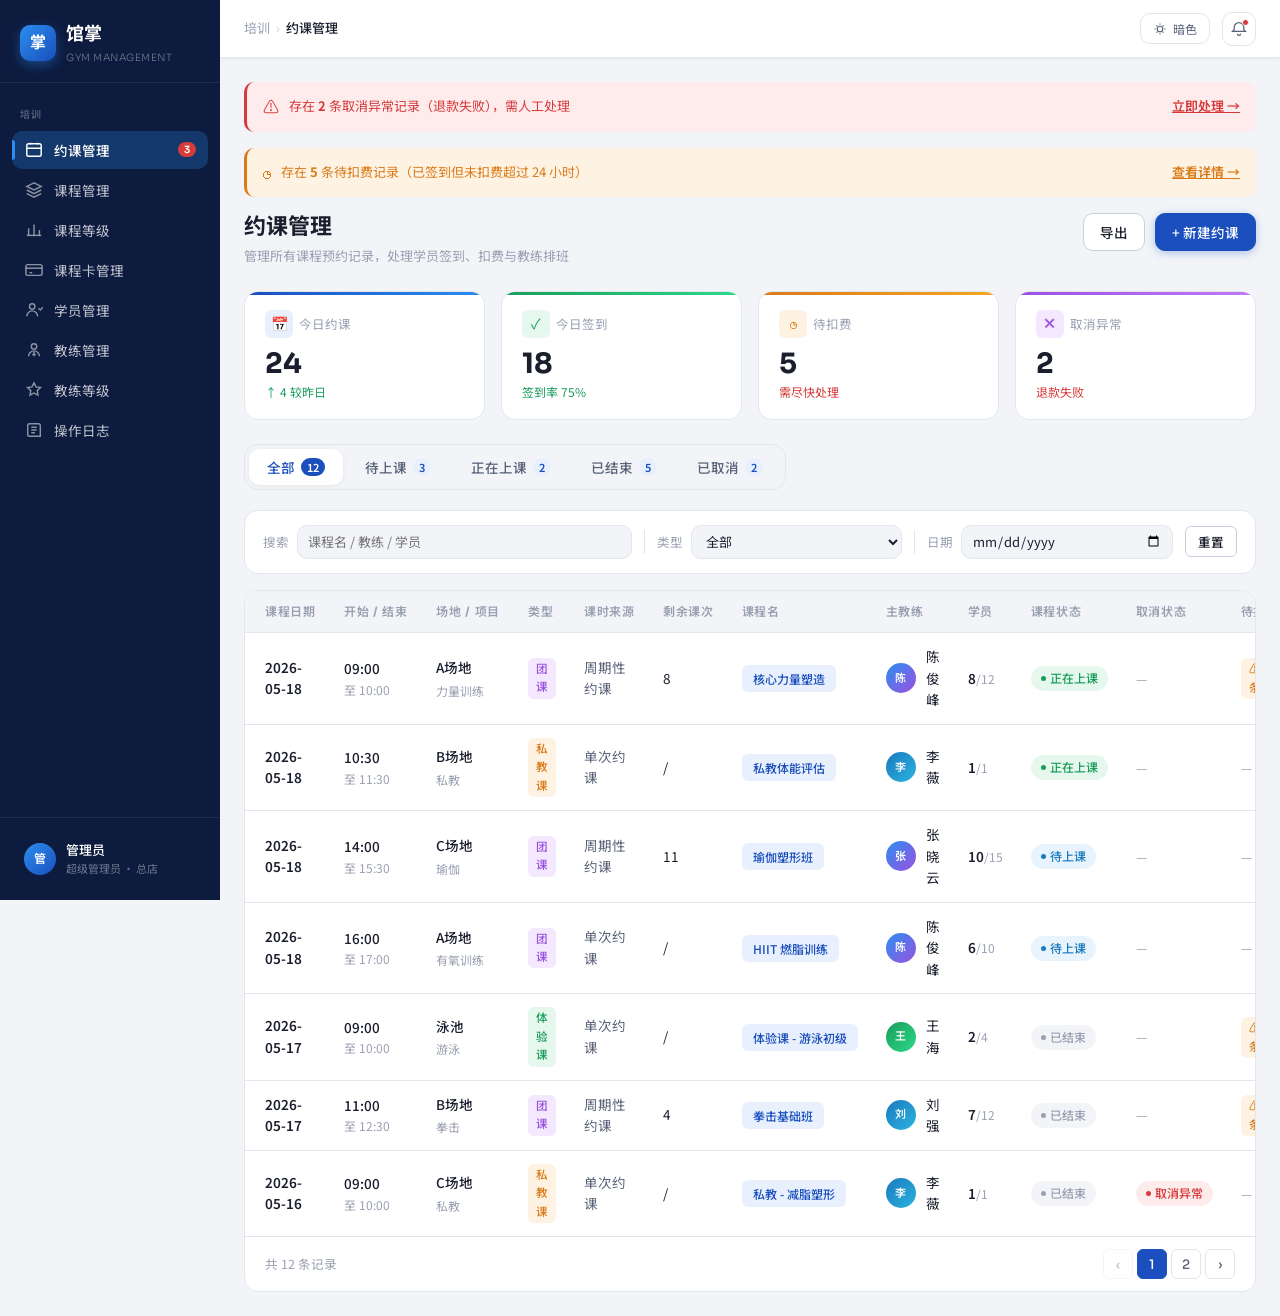
<file: guanzhang-admin.optimized.html>
<!DOCTYPE html>
<html lang="zh-CN">
<head>
<meta charset="UTF-8">
<meta name="viewport" content="width=device-width, initial-scale=1.0">
<title>馆掌 · 培训管理</title>
<link rel="preconnect" href="https://fonts.googleapis.com">
<link href="https://fonts.googleapis.com/css2?family=Noto+Sans+SC:wght@300;400;500;700&family=Sora:wght@300;400;600;700&display=swap" rel="stylesheet">
<style>
  /* ============================================
     DESIGN TOKENS
     ============================================ */
  :root {
    --brand-primary: #1A4FBD;
    --brand-deep: #0D3494;
    --brand-accent: #2B8EF0;
    --brand-light: #E8F0FE;
    --brand-glow: rgba(26,79,189,0.12);

    --success: #1A9C5B;
    --success-bg: #E6F7EE;
    --warning: #D97B1A;
    --warning-bg: #FEF3E2;
    --danger: #D63B3B;
    --danger-bg: #FEECEC;
    --info: #1A7ABD;
    --info-bg: #E8F4FD;

    --bg-base: #F2F4F8;
    --bg-surface: #FFFFFF;
    --bg-sidebar: #0D1B3E;
    --bg-sidebar-hover: rgba(255,255,255,0.08);
    --bg-sidebar-active: rgba(43,142,240,0.25);

    --text-primary: #1A1E2D;
    --text-secondary: #5A6278;
    --text-muted: #9AA0B2;
    --text-sidebar: rgba(255,255,255,0.75);
    --text-sidebar-active: #FFFFFF;

    --border: #E2E6EF;
    --border-strong: #C8CFDE;
    --radius-sm: 6px;
    --radius-md: 10px;
    --radius-lg: 14px;
    --radius-xl: 20px;

    --shadow-sm: 0 1px 4px rgba(0,0,0,0.06);
    --shadow-md: 0 4px 16px rgba(0,0,0,0.08);
    --shadow-lg: 0 8px 32px rgba(0,0,0,0.12);

    --font-display: 'Sora', 'Noto Sans SC', sans-serif;
    --font-body: 'Noto Sans SC', 'Sora', sans-serif;

    --sidebar-w: 220px;
    --topbar-h: 58px;

    --transition: 0.2s cubic-bezier(0.4,0,0.2,1);
  }

  [data-theme="dark"] {
    --bg-base: #0F1322;
    --bg-surface: #1A2035;
    --brand-light: #1A2A4F;
    --brand-glow: rgba(43,142,240,0.15);
    --text-primary: #E8ECF5;
    --text-secondary: #8C93A8;
    --text-muted: #5A6278;
    --border: #2A3050;
    --border-strong: #3A4560;
    --success-bg: #0D2E1C;
    --warning-bg: #2D2010;
    --danger-bg: #2D1010;
    --info-bg: #0D2030;
    --shadow-sm: 0 1px 4px rgba(0,0,0,0.3);
    --shadow-md: 0 4px 16px rgba(0,0,0,0.4);
  }

  /* ============================================
     RESET
     ============================================ */
  *, *::before, *::after { box-sizing: border-box; margin: 0; padding: 0; }
  body {
    font-family: var(--font-body);
    background: var(--bg-base);
    color: var(--text-primary);
    min-height: 100vh;
    display: flex;
    overflow-x: hidden;
    font-size: 14px;
    line-height: 1.6;
  }

  /* ============================================
     SIDEBAR
     ============================================ */
  .sidebar {
    width: var(--sidebar-w);
    background: var(--bg-sidebar);
    min-height: 100vh;
    display: flex;
    flex-direction: column;
    position: fixed;
    left: 0; top: 0; bottom: 0;
    z-index: 100;
    transition: transform var(--transition);
  }
  .sidebar-logo {
    padding: 20px 20px 16px;
    display: flex;
    align-items: center;
    gap: 10px;
    border-bottom: 1px solid rgba(255,255,255,0.08);
  }
  .logo-icon {
    width: 36px; height: 36px;
    background: linear-gradient(135deg, #2B8EF0, #1A4FBD);
    border-radius: 10px;
    display: flex;
    align-items: center;
    justify-content: center;
    font-family: var(--font-display);
    font-weight: 700;
    font-size: 16px;
    color: #fff;
    flex-shrink: 0;
    box-shadow: 0 4px 12px rgba(43,142,240,0.4);
  }
  .logo-text {
    font-family: var(--font-display);
    font-weight: 700;
    font-size: 18px;
    color: #fff;
    letter-spacing: 0.02em;
  }
  .logo-sub {
    font-size: 10px;
    color: rgba(255,255,255,0.4);
    letter-spacing: 0.05em;
    margin-top: 1px;
    font-family: var(--font-display);
    font-weight: 300;
  }
  .sidebar-section { padding: 12px 12px 0; }
  .sidebar-label {
    font-size: 10px;
    font-weight: 600;
    letter-spacing: 0.1em;
    color: rgba(255,255,255,0.3);
    text-transform: uppercase;
    padding: 4px 8px 8px;
    font-family: var(--font-display);
  }
  .nav-item {
    display: flex;
    align-items: center;
    gap: 10px;
    width: 100%;
    border: none;
    background: transparent;
    font-family: var(--font-body);
    text-align: left;
    padding: 9px 12px;
    border-radius: var(--radius-md);
    cursor: pointer;
    color: var(--text-sidebar);
    font-size: 13.5px;
    transition: all var(--transition);
    margin-bottom: 2px;
    position: relative;
    user-select: none;
  }
  .nav-item:hover {
    background: var(--bg-sidebar-hover);
    color: #fff;
  }
  .nav-item.active {
    background: var(--bg-sidebar-active);
    color: var(--text-sidebar-active);
    font-weight: 500;
  }
  .nav-item.active::before {
    content: '';
    position: absolute;
    left: 0; top: 50%;
    transform: translateY(-50%);
    width: 3px; height: 20px;
    background: var(--brand-accent);
    border-radius: 0 3px 3px 0;
  }
  .nav-icon {
    width: 20px; height: 20px;
    opacity: 0.7;
    flex-shrink: 0;
    display: flex; align-items: center; justify-content: center;
  }
  .nav-item.active .nav-icon,
  .nav-item:hover .nav-icon { opacity: 1; }
  .nav-badge {
    margin-left: auto;
    background: var(--danger);
    color: #fff;
    font-size: 10px;
    font-weight: 600;
    padding: 1px 6px;
    border-radius: 100px;
    font-family: var(--font-display);
  }

  .sidebar-footer {
    margin-top: auto;
    padding: 12px;
    border-top: 1px solid rgba(255,255,255,0.08);
  }
  .user-card {
    display: flex;
    align-items: center;
    gap: 10px;
    padding: 10px 12px;
    border-radius: var(--radius-md);
    cursor: pointer;
    transition: background var(--transition);
  }
  .user-card:hover { background: var(--bg-sidebar-hover); }
  .user-avatar {
    width: 32px; height: 32px;
    border-radius: 50%;
    background: linear-gradient(135deg, #2B8EF0, #1A4FBD);
    display: flex; align-items: center; justify-content: center;
    font-size: 12px; font-weight: 600; color: #fff;
    flex-shrink: 0;
    font-family: var(--font-display);
  }
  .user-name { font-size: 13px; color: #fff; font-weight: 500; }
  .user-role { font-size: 11px; color: rgba(255,255,255,0.4); }

  /* ============================================
     MAIN LAYOUT
     ============================================ */
  .main {
    margin-left: var(--sidebar-w);
    flex: 1;
    min-width: 0;
    display: flex;
    flex-direction: column;
  }

  .topbar {
    height: var(--topbar-h);
    background: var(--bg-surface);
    border-bottom: 1px solid var(--border);
    display: flex;
    align-items: center;
    padding: 0 24px;
    gap: 16px;
    position: sticky;
    top: 0;
    z-index: 50;
    box-shadow: var(--shadow-sm);
  }
  .breadcrumb {
    display: flex;
    align-items: center;
    gap: 6px;
    font-size: 13px;
    color: var(--text-muted);
  }
  .breadcrumb-sep { opacity: 0.5; }
  .breadcrumb-current {
    color: var(--text-primary);
    font-weight: 500;
  }
  .topbar-right {
    margin-left: auto;
    display: flex;
    align-items: center;
    gap: 12px;
  }
  .topbar-btn {
    width: 34px; height: 34px;
    border-radius: var(--radius-md);
    border: 1px solid var(--border);
    background: transparent;
    cursor: pointer;
    display: flex; align-items: center; justify-content: center;
    color: var(--text-secondary);
    transition: all var(--transition);
    font-size: 16px;
    position: relative;
  }
  .topbar-btn:hover {
    background: var(--bg-base);
    border-color: var(--border-strong);
    color: var(--text-primary);
  }
  .notif-dot {
    position: absolute;
    top: 6px; right: 6px;
    width: 7px; height: 7px;
    border-radius: 50%;
    background: var(--danger);
    border: 1.5px solid var(--bg-surface);
  }
  .theme-toggle {
    background: none;
    border: 1px solid var(--border);
    border-radius: var(--radius-md);
    padding: 6px 12px;
    cursor: pointer;
    font-size: 12px;
    color: var(--text-secondary);
    font-family: var(--font-body);
    transition: all var(--transition);
    display: flex; align-items: center; gap: 6px;
  }
  .theme-toggle:hover { background: var(--bg-base); color: var(--text-primary); }

  /* ============================================
     PAGE CONTAINER
     ============================================ */
  .page {
    padding: 24px;
    display: none;
  }
  .page.active {
    display: block;
    animation: pageIn 0.35s ease forwards;
  }
  @keyframes pageIn {
    from { opacity: 0; transform: translateY(10px); }
    to { opacity: 1; transform: translateY(0); }
  }

  .page-header {
    display: flex;
    align-items: flex-start;
    justify-content: space-between;
    margin-bottom: 24px;
    gap: 16px;
    flex-wrap: wrap;
  }
  .page-title {
    font-family: var(--font-display);
    font-size: 22px;
    font-weight: 700;
    color: var(--text-primary);
    line-height: 1.3;
  }
  .page-subtitle {
    font-size: 13px;
    color: var(--text-muted);
    margin-top: 4px;
  }
  .page-actions {
    display: flex;
    gap: 10px;
    flex-shrink: 0;
    flex-wrap: wrap;
  }

  /* ============================================
     BUTTONS
     ============================================ */
  .btn {
    display: inline-flex;
    align-items: center;
    gap: 6px;
    padding: 8px 16px;
    border-radius: var(--radius-md);
    font-size: 13.5px;
    font-weight: 500;
    cursor: pointer;
    border: 1px solid transparent;
    transition: all var(--transition);
    font-family: var(--font-body);
    white-space: nowrap;
  }
  .btn-primary {
    background: var(--brand-primary);
    color: #fff;
    border-color: var(--brand-primary);
    box-shadow: 0 2px 8px rgba(26,79,189,0.3);
  }
  .btn-primary:hover {
    background: var(--brand-deep);
    border-color: var(--brand-deep);
    box-shadow: 0 4px 14px rgba(26,79,189,0.4);
    transform: translateY(-1px);
  }
  .btn-secondary {
    background: var(--bg-surface);
    color: var(--text-primary);
    border-color: var(--border-strong);
  }
  .btn-secondary:hover {
    background: var(--bg-base);
  }
  .btn-sm {
    padding: 5px 12px;
    font-size: 12.5px;
    border-radius: var(--radius-sm);
  }

  /* ============================================
     STAT CARDS
     ============================================ */
  .stats-grid {
    display: grid;
    grid-template-columns: repeat(4, 1fr);
    gap: 16px;
    margin-bottom: 24px;
  }
  .stat-card {
    background: var(--bg-surface);
    border: 1px solid var(--border);
    border-radius: var(--radius-lg);
    padding: 18px 20px;
    display: flex;
    flex-direction: column;
    gap: 12px;
    transition: all var(--transition);
    position: relative;
    overflow: hidden;
    opacity: 0;
    transform: translateY(12px);
    animation: cardIn 0.5s ease forwards;
  }
  .page.active .stat-card:nth-child(1) { animation-delay: 0.05s; }
  .page.active .stat-card:nth-child(2) { animation-delay: 0.1s; }
  .page.active .stat-card:nth-child(3) { animation-delay: 0.15s; }
  .page.active .stat-card:nth-child(4) { animation-delay: 0.2s; }

  .stat-card::after {
    content: '';
    position: absolute;
    top: 0; left: 0; right: 0;
    height: 3px;
  }
  .stat-card.c1::after { background: linear-gradient(90deg, var(--brand-primary), var(--brand-accent)); }
  .stat-card.c2::after { background: linear-gradient(90deg, var(--success), #2DD98A); }
  .stat-card.c3::after { background: linear-gradient(90deg, var(--warning), #F5A623); }
  .stat-card.c4::after { background: linear-gradient(90deg, #9B51E0, #C278FA); }

  .stat-card:hover {
    box-shadow: var(--shadow-md);
    transform: translateY(-2px);
  }
  @keyframes cardIn {
    to { opacity: 1; transform: translateY(0); }
  }
  .stat-label {
    font-size: 12.5px;
    color: var(--text-muted);
    display: flex;
    align-items: center;
    gap: 6px;
  }
  .stat-icon {
    width: 28px; height: 28px;
    border-radius: var(--radius-sm);
    display: flex; align-items: center; justify-content: center;
    font-size: 14px;
  }
  .stat-icon.blue { background: var(--brand-light); color: var(--brand-primary); }
  .stat-icon.green { background: var(--success-bg); color: var(--success); }
  .stat-icon.amber { background: var(--warning-bg); color: var(--warning); }
  .stat-icon.purple { background: #F3E8FE; color: #9B51E0; }
  [data-theme="dark"] .stat-icon.purple { background: #2A1A40; }
  .stat-value {
    font-family: var(--font-display);
    font-size: 28px;
    font-weight: 700;
    line-height: 1;
    color: var(--text-primary);
  }
  .stat-change {
    font-size: 12px;
    margin-top: 4px;
    display: flex;
    align-items: center;
    gap: 4px;
  }
  .stat-change.up { color: var(--success); }
  .stat-change.down { color: var(--danger); }

  /* ============================================
     TAB BAR
     ============================================ */
  .tab-bar {
    display: flex;
    gap: 4px;
    background: var(--bg-base);
    border-radius: var(--radius-lg);
    padding: 4px;
    margin-bottom: 20px;
    width: fit-content;
    border: 1px solid var(--border);
    flex-wrap: wrap;
  }
  .tab-btn {
    padding: 8px 18px;
    border-radius: var(--radius-md);
    font-size: 13.5px;
    font-weight: 500;
    cursor: pointer;
    border: none;
    background: transparent;
    color: var(--text-secondary);
    transition: all var(--transition);
    font-family: var(--font-body);
    white-space: nowrap;
    display: flex; align-items: center; gap: 6px;
  }
  .tab-btn:hover { color: var(--text-primary); }
  .tab-btn.active {
    background: var(--bg-surface);
    color: var(--brand-primary);
    box-shadow: var(--shadow-sm);
  }
  .tab-count {
    background: var(--brand-light);
    color: var(--brand-primary);
    font-size: 11px;
    font-weight: 600;
    padding: 1px 6px;
    border-radius: 100px;
  }
  .tab-btn.active .tab-count { background: var(--brand-primary); color: #fff; }

  /* ============================================
     FILTER BAR
     ============================================ */
  .filter-bar {
    background: var(--bg-surface);
    border: 1px solid var(--border);
    border-radius: var(--radius-lg);
    padding: 14px 18px;
    display: flex;
    align-items: center;
    gap: 12px;
    margin-bottom: 16px;
    flex-wrap: wrap;
  }
  .filter-item {
    display: flex;
    align-items: center;
    gap: 8px;
    flex: 1;
    min-width: 140px;
  }
  .filter-label {
    font-size: 12.5px;
    color: var(--text-muted);
    white-space: nowrap;
    flex-shrink: 0;
  }
  .filter-input, .filter-select {
    flex: 1;
    min-width: 0;
    height: 34px;
    border: 1px solid var(--border);
    border-radius: var(--radius-md);
    background: var(--bg-base);
    color: var(--text-primary);
    font-size: 13px;
    padding: 0 10px;
    font-family: var(--font-body);
    transition: border-color var(--transition);
    outline: none;
  }
  .filter-input:focus, .filter-select:focus {
    border-color: var(--brand-accent);
    box-shadow: 0 0 0 3px var(--brand-glow);
  }
  .filter-divider {
    width: 1px;
    height: 24px;
    background: var(--border);
    flex-shrink: 0;
  }

  /* ============================================
     TABLE
     ============================================ */
  .table-card {
    background: var(--bg-surface);
    border: 1px solid var(--border);
    border-radius: var(--radius-lg);
    overflow: hidden;
    animation: cardIn 0.4s ease 0.25s both;
  }
  .table-wrap { overflow-x: auto; }
  table {
    width: 100%;
    border-collapse: collapse;
    min-width: 1220px;
  }
  thead th {
    background: var(--bg-base);
    padding: 11px 14px;
    text-align: left;
    font-size: 12px;
    font-weight: 600;
    color: var(--text-muted);
    text-transform: uppercase;
    letter-spacing: 0.06em;
    border-bottom: 1px solid var(--border);
    white-space: nowrap;
    font-family: var(--font-display);
  }
  thead th:first-child { padding-left: 20px; }
  thead th:last-child { padding-right: 20px; text-align: right; }
  tbody tr {
    border-bottom: 1px solid var(--border);
    transition: background var(--transition);
  }
  tbody tr:last-child { border-bottom: none; }
  tbody tr:hover { background: var(--bg-base); }
  tbody td {
    padding: 13px 14px;
    font-size: 13.5px;
    color: var(--text-primary);
    vertical-align: middle;
  }
  tbody td:first-child { padding-left: 20px; }
  tbody td:last-child { padding-right: 20px; }

  /* ============================================
     BADGES & TAGS
     ============================================ */
  .badge {
    display: inline-flex;
    align-items: center;
    gap: 4px;
    padding: 3px 10px;
    border-radius: 100px;
    font-size: 12px;
    font-weight: 500;
    white-space: nowrap;
    font-family: var(--font-display);
  }
  .badge::before {
    content: '';
    width: 5px; height: 5px;
    border-radius: 50%;
  }
  .badge-upcoming { background: var(--info-bg); color: var(--info); }
  .badge-upcoming::before { background: var(--info); }
  .badge-ongoing { background: var(--success-bg); color: var(--success); }
  .badge-ongoing::before { background: var(--success); animation: pulse 1.5s infinite; }
  .badge-ended { background: var(--bg-base); color: var(--text-muted); }
  .badge-ended::before { background: var(--text-muted); }
  .badge-cancelled { background: var(--danger-bg); color: var(--danger); }
  .badge-cancelled::before { background: var(--danger); }
  .badge-processing { background: var(--warning-bg); color: var(--warning); }
  .badge-processing::before { background: var(--warning); }
  .badge-abnormal { background: var(--danger-bg); color: var(--danger); }
  .badge-abnormal::before { background: var(--danger); }
  .badge-active { background: var(--success-bg); color: var(--success); }
  .badge-active::before { background: var(--success); }
  .badge-leave { background: var(--warning-bg); color: var(--warning); }
  .badge-leave::before { background: var(--warning); }
  @keyframes pulse {
    0%, 100% { opacity: 1; transform: scale(1); }
    50% { opacity: 0.5; transform: scale(0.8); }
  }
  .tag {
    display: inline-block;
    padding: 2px 8px;
    border-radius: var(--radius-sm);
    font-size: 11.5px;
    font-weight: 500;
    background: var(--brand-light);
    color: var(--brand-primary);
    font-family: var(--font-display);
  }
  .tag.group { background: #F3E8FE; color: #9B51E0; }
  [data-theme="dark"] .tag.group { background: #2A1A40; }
  .tag.private { background: var(--warning-bg); color: var(--warning); }
  .tag.experience { background: var(--success-bg); color: var(--success); }
  .tag.level-S { background: linear-gradient(135deg, #FFE082, #FFC107); color: #6B4D00; }
  .tag.level-A { background: var(--brand-light); color: var(--brand-primary); }
  .tag.level-B { background: var(--success-bg); color: var(--success); }
  .tag.level-C { background: var(--bg-base); color: var(--text-secondary); }

  .debit-tag {
    display: inline-flex;
    align-items: center;
    gap: 4px;
    padding: 2px 8px;
    border-radius: var(--radius-sm);
    font-size: 11.5px;
    font-weight: 500;
    font-family: var(--font-display);
  }
  .debit-pending { background: var(--warning-bg); color: var(--warning); }
  .debit-ok { background: var(--success-bg); color: var(--success); }
  .debit-fail { background: var(--danger-bg); color: var(--danger); }
  .debit-none { background: var(--bg-base); color: var(--text-muted); }

  /* ============================================
     NAME CELL & AVATAR
     ============================================ */
  .name-cell {
    display: flex;
    align-items: center;
    gap: 10px;
  }
  .mini-avatar {
    width: 30px; height: 30px;
    border-radius: 50%;
    background: linear-gradient(135deg, #2B8EF0, #9B51E0);
    display: flex; align-items: center; justify-content: center;
    font-size: 11px; font-weight: 600; color: #fff;
    flex-shrink: 0;
    font-family: var(--font-display);
  }
  .mini-avatar.green { background: linear-gradient(135deg, #1A9C5B, #2DD98A); }
  .mini-avatar.amber { background: linear-gradient(135deg, #D97B1A, #F5A623); }
  .mini-avatar.pink { background: linear-gradient(135deg, #D63B3B, #F06292); }
  .mini-avatar.teal { background: linear-gradient(135deg, #1A7ABD, #2BB3E0); }

  /* ============================================
     ACTION BUTTONS
     ============================================ */
  .action-group {
    display: flex;
    align-items: center;
    gap: 6px;
    justify-content: flex-end;
    flex-wrap: nowrap;
  }
  .action-btn {
    padding: 4px 10px;
    border-radius: var(--radius-sm);
    font-size: 12px;
    font-weight: 500;
    cursor: pointer;
    border: 1px solid var(--border);
    background: transparent;
    color: var(--text-secondary);
    transition: all var(--transition);
    font-family: var(--font-body);
    white-space: nowrap;
  }
  .action-btn:hover {
    background: var(--bg-base);
    color: var(--text-primary);
    border-color: var(--border-strong);
  }
  .action-btn.primary {
    border-color: transparent;
    background: var(--brand-light);
    color: var(--brand-primary);
  }
  .action-btn.primary:hover {
    background: var(--brand-primary);
    color: #fff;
  }
  .action-btn.danger {
    border-color: transparent;
    background: transparent;
    color: var(--text-muted);
  }
  .action-btn.danger:hover {
    background: var(--danger-bg);
    color: var(--danger);
  }

  /* ============================================
     TABLE FOOTER & PAGINATION
     ============================================ */
  .table-footer {
    display: flex;
    align-items: center;
    justify-content: space-between;
    padding: 12px 20px;
    border-top: 1px solid var(--border);
    font-size: 13px;
    color: var(--text-muted);
    flex-wrap: wrap;
    gap: 12px;
  }
  .pagination {
    display: flex;
    align-items: center;
    gap: 4px;
  }
  .page-btn {
    min-width: 30px; height: 30px;
    padding: 0 8px;
    border: 1px solid var(--border);
    border-radius: var(--radius-sm);
    background: transparent;
    cursor: pointer;
    display: flex; align-items: center; justify-content: center;
    font-size: 13px;
    color: var(--text-secondary);
    transition: all var(--transition);
    font-family: var(--font-display);
    font-weight: 500;
  }
  .page-btn:hover { background: var(--bg-base); color: var(--text-primary); }
  .page-btn.active {
    background: var(--brand-primary);
    border-color: var(--brand-primary);
    color: #fff;
  }
  .page-btn:disabled { opacity: 0.4; cursor: not-allowed; }

  /* ============================================
     MODAL
     ============================================ */
  .modal-overlay {
    position: fixed;
    inset: 0;
    background: rgba(0,0,0,0.5);
    backdrop-filter: blur(4px);
    z-index: 200;
    display: none;
    align-items: flex-start;
    justify-content: flex-end;
    padding: 12px;
  }
  .modal-overlay.open { display: flex; }
  .modal-panel {
    width: 580px;
    max-width: calc(100vw - 24px);
    background: var(--bg-surface);
    border-radius: var(--radius-xl);
    box-shadow: var(--shadow-lg);
    height: calc(100vh - 24px);
    display: flex;
    flex-direction: column;
    animation: slideIn 0.3s cubic-bezier(0.34, 1.56, 0.64, 1) forwards;
    overflow: hidden;
  }
  @keyframes slideIn {
    from { opacity: 0; transform: translateX(30px) scale(0.96); }
    to { opacity: 1; transform: translateX(0) scale(1); }
  }
  .modal-header {
    padding: 20px 24px 16px;
    border-bottom: 1px solid var(--border);
    display: flex;
    align-items: flex-start;
    gap: 12px;
  }
  .modal-title { font-size: 16px; font-weight: 700; color: var(--text-primary); font-family: var(--font-display); }
  .modal-sub { font-size: 12.5px; color: var(--text-muted); margin-top: 3px; }
  .modal-close {
    margin-left: auto;
    width: 30px; height: 30px;
    border: none;
    background: var(--bg-base);
    border-radius: var(--radius-sm);
    cursor: pointer;
    display: flex; align-items: center; justify-content: center;
    color: var(--text-muted);
    font-size: 16px;
    transition: all var(--transition);
    flex-shrink: 0;
  }
  .modal-close:hover { background: var(--danger-bg); color: var(--danger); }
  .modal-body { flex: 1; overflow-y: auto; padding: 20px 24px; }
  .modal-footer {
    padding: 14px 24px;
    border-top: 1px solid var(--border);
    display: flex;
    gap: 10px;
    justify-content: flex-end;
  }

  .detail-section { margin-bottom: 24px; }
  .detail-section-title {
    font-size: 12px;
    font-weight: 600;
    letter-spacing: 0.08em;
    color: var(--text-muted);
    text-transform: uppercase;
    margin-bottom: 12px;
    display: flex;
    align-items: center;
    gap: 8px;
    font-family: var(--font-display);
  }
  .detail-section-title::after {
    content: '';
    flex: 1;
    height: 1px;
    background: var(--border);
  }
  .detail-grid {
    display: grid;
    grid-template-columns: 1fr 1fr;
    gap: 10px;
  }
  .detail-field {
    padding: 10px 12px;
    background: var(--bg-base);
    border-radius: var(--radius-md);
    border: 1px solid var(--border);
  }
  .detail-field-label {
    font-size: 11.5px;
    color: var(--text-muted);
    margin-bottom: 4px;
    font-family: var(--font-display);
    font-weight: 500;
  }
  .detail-field-value {
    font-size: 13.5px;
    color: var(--text-primary);
    font-weight: 500;
  }

  .student-row {
    display: flex;
    align-items: center;
    gap: 12px;
    padding: 10px 12px;
    border: 1px solid var(--border);
    border-radius: var(--radius-md);
    margin-bottom: 8px;
    transition: background var(--transition);
    flex-wrap: wrap;
  }
  .student-row:hover { background: var(--bg-base); }
  .student-info { flex: 1; min-width: 0; }
  .student-name { font-size: 13.5px; font-weight: 500; }
  .student-phone { font-size: 12px; color: var(--text-muted); }
  .student-badges { display: flex; gap: 6px; align-items: center; flex-wrap: wrap; }

  .drawer-wide .modal-panel { width: 860px; }
  .section-toolbar {
    display: flex;
    align-items: center;
    justify-content: space-between;
    gap: 12px;
    margin-bottom: 12px;
    flex-wrap: wrap;
  }
  .section-note {
    color: var(--text-muted);
    font-size: 12.5px;
    line-height: 1.5;
  }
  .detail-tabs {
    display: flex;
    gap: 6px;
    padding: 4px;
    background: var(--bg-base);
    border: 1px solid var(--border);
    border-radius: var(--radius-md);
    margin-bottom: 16px;
    overflow-x: auto;
  }
  .detail-tab {
    border: none;
    background: transparent;
    color: var(--text-secondary);
    border-radius: var(--radius-sm);
    padding: 7px 12px;
    font-size: 12.5px;
    cursor: default;
    white-space: nowrap;
    font-family: var(--font-body);
  }
  .detail-tab.active {
    background: var(--bg-surface);
    color: var(--brand-primary);
    box-shadow: var(--shadow-sm);
    font-weight: 600;
  }
  .rule-grid {
    display: grid;
    grid-template-columns: repeat(auto-fit, minmax(210px, 1fr));
    gap: 12px;
    margin-bottom: 16px;
  }
  .rule-card {
    background: var(--bg-surface);
    border: 1px solid var(--border);
    border-radius: var(--radius-lg);
    padding: 15px 16px;
  }
  .rule-card-title {
    font-weight: 700;
    font-size: 13.5px;
    color: var(--text-primary);
    margin-bottom: 6px;
  }
  .rule-card-text {
    color: var(--text-secondary);
    font-size: 12.5px;
    line-height: 1.6;
  }
  .inline-list {
    display: flex;
    align-items: center;
    gap: 6px;
    flex-wrap: wrap;
  }
  .mini-table {
    width: 100%;
    min-width: 0;
    border: 1px solid var(--border);
    border-radius: var(--radius-md);
    overflow: hidden;
    border-collapse: separate;
    border-spacing: 0;
  }
  .mini-table th,
  .mini-table td {
    padding: 10px 12px;
    border-bottom: 1px solid var(--border);
    font-size: 12.5px;
    vertical-align: middle;
  }
  .mini-table th {
    background: var(--bg-base);
    color: var(--text-muted);
    font-size: 11.5px;
    font-family: var(--font-display);
    text-transform: none;
    letter-spacing: 0;
  }
  .mini-table tr:last-child td { border-bottom: none; }
  .mini-table td:last-child,
  .mini-table th:last-child { text-align: left; padding-right: 12px; }
  .split-layout {
    display: grid;
    grid-template-columns: minmax(0, 1.1fr) minmax(280px, 0.9fr);
    gap: 16px;
    align-items: start;
  }
  .workflow {
    display: flex;
    gap: 8px;
    align-items: stretch;
    flex-wrap: wrap;
  }
  .workflow-step {
    flex: 1;
    min-width: 150px;
    border: 1px solid var(--border);
    border-radius: var(--radius-md);
    padding: 12px;
    background: var(--bg-surface);
  }
  .workflow-step strong {
    display: block;
    font-size: 13px;
    margin-bottom: 4px;
  }
  .workflow-step span {
    font-size: 12px;
    color: var(--text-muted);
    line-height: 1.5;
  }
  .permission-card {
    border: 1px solid var(--border);
    border-radius: var(--radius-lg);
    padding: 16px;
    background: var(--bg-surface);
    margin-bottom: 16px;
  }
  .permission-title {
    font-size: 14px;
    font-weight: 700;
    margin-bottom: 10px;
  }
  .toast-host {
    position: fixed;
    right: 24px;
    top: 72px;
    z-index: 500;
    display: flex;
    flex-direction: column;
    gap: 10px;
    pointer-events: none;
  }
  .toast {
    min-width: 240px;
    max-width: 360px;
    background: var(--bg-surface);
    color: var(--text-primary);
    border: 1px solid var(--border);
    border-left: 3px solid var(--brand-primary);
    border-radius: var(--radius-md);
    box-shadow: var(--shadow-lg);
    padding: 11px 14px;
    font-size: 13px;
    animation: slideToast 0.2s ease forwards;
  }
  .toast.success { border-left-color: var(--success); }
  .toast.warn { border-left-color: var(--warning); }
  .toast.danger { border-left-color: var(--danger); }
  @keyframes slideToast {
    from { opacity: 0; transform: translateX(12px); }
    to { opacity: 1; transform: translateX(0); }
  }
  .form-grid {
    display: grid;
    grid-template-columns: repeat(2, minmax(0, 1fr));
    gap: 12px;
  }
  .form-field {
    display: flex;
    flex-direction: column;
    gap: 6px;
  }
  .form-field.full { grid-column: 1 / -1; }
  .form-label {
    font-size: 12px;
    color: var(--text-muted);
    font-weight: 600;
  }
  .textarea {
    min-height: 84px;
    resize: vertical;
    padding: 10px;
    line-height: 1.5;
  }
  .empty-mini {
    color: var(--text-muted);
    text-align: center;
    padding: 22px;
    border: 1px dashed var(--border-strong);
    border-radius: var(--radius-md);
    background: var(--bg-base);
    font-size: 13px;
  }
  .qr-box {
    width: 132px;
    height: 132px;
    border: 1px solid var(--border-strong);
    border-radius: var(--radius-sm);
    background:
      linear-gradient(90deg, var(--text-primary) 8px, transparent 8px) 0 0 / 22px 22px,
      linear-gradient(var(--text-primary) 8px, transparent 8px) 0 0 / 22px 22px,
      var(--bg-surface);
    opacity: .9;
  }

  /* ============================================
     ALERT
     ============================================ */
  .alert {
    display: flex;
    align-items: center;
    gap: 10px;
    padding: 12px 16px;
    border-radius: var(--radius-md);
    font-size: 13px;
    margin-bottom: 16px;
    border-left: 3px solid;
    animation: cardIn 0.4s ease 0.1s both;
  }
  .alert-warning {
    background: var(--warning-bg);
    color: var(--warning);
    border-color: var(--warning);
  }
  .alert-danger {
    background: var(--danger-bg);
    color: var(--danger);
    border-color: var(--danger);
  }
  .alert-icon { font-size: 16px; flex-shrink: 0; }
  .alert-text { flex: 1; }
  .alert-action {
    font-weight: 600;
    text-decoration: underline;
    cursor: pointer;
    flex-shrink: 0;
  }

  /* ============================================
     EMPTY STATE
     ============================================ */
  .empty-state {
    text-align: center;
    padding: 48px 24px;
    color: var(--text-muted);
  }
  .empty-icon { font-size: 40px; margin-bottom: 12px; opacity: 0.4; }
  .empty-text { font-size: 14px; }

  /* ============================================
     CARD GRID (for coach / student grid view)
     ============================================ */
  .card-grid {
    display: grid;
    grid-template-columns: repeat(auto-fill, minmax(280px, 1fr));
    gap: 16px;
  }
  .person-card {
    background: var(--bg-surface);
    border: 1px solid var(--border);
    border-radius: var(--radius-lg);
    padding: 20px;
    transition: all var(--transition);
    cursor: pointer;
    opacity: 0;
    transform: translateY(8px);
    animation: cardIn 0.4s ease forwards;
  }
  .person-card:hover {
    box-shadow: var(--shadow-md);
    transform: translateY(-3px);
    border-color: var(--border-strong);
  }
  .person-card-header {
    display: flex;
    align-items: center;
    gap: 12px;
    margin-bottom: 16px;
  }
  .large-avatar {
    width: 52px; height: 52px;
    border-radius: 50%;
    background: linear-gradient(135deg, #2B8EF0, #9B51E0);
    display: flex; align-items: center; justify-content: center;
    font-size: 16px; font-weight: 700; color: #fff;
    flex-shrink: 0;
    font-family: var(--font-display);
  }
  .person-card .person-name {
    font-size: 15px;
    font-weight: 600;
    color: var(--text-primary);
  }
  .person-card .person-meta {
    font-size: 12.5px;
    color: var(--text-muted);
    margin-top: 2px;
  }
  .person-card-stats {
    display: grid;
    grid-template-columns: repeat(3, 1fr);
    gap: 8px;
    padding-top: 12px;
    border-top: 1px solid var(--border);
  }
  .person-stat-item {
    text-align: center;
  }
  .person-stat-value {
    font-family: var(--font-display);
    font-size: 18px;
    font-weight: 700;
    color: var(--text-primary);
  }
  .person-stat-label {
    font-size: 11px;
    color: var(--text-muted);
    margin-top: 2px;
  }

  /* ============================================
     MOBILE
     ============================================ */
  .mobile-menu-btn {
    display: none;
    width: 34px; height: 34px;
    border: 1px solid var(--border);
    background: none;
    border-radius: var(--radius-md);
    cursor: pointer;
    align-items: center; justify-content: center;
    font-size: 18px;
    color: var(--text-secondary);
  }
  .sidebar-overlay {
    display: none;
    position: fixed;
    inset: 0;
    background: rgba(0,0,0,0.5);
    z-index: 99;
  }

  @media (max-width: 1100px) {
    .stats-grid { grid-template-columns: repeat(2, 1fr); }
    .split-layout { grid-template-columns: 1fr; }
  }
  @media (max-width: 768px) {
    .sidebar { transform: translateX(calc(-1 * var(--sidebar-w))); }
    .sidebar.open { transform: translateX(0); }
    .sidebar-overlay.open { display: block; }
    .main { margin-left: 0; }
    .mobile-menu-btn { display: flex; }
    .stats-grid { grid-template-columns: 1fr 1fr; }
    .page { padding: 16px; }
    .modal-panel {
      width: 100%; height: 90vh; align-self: flex-end;
      border-radius: var(--radius-xl) var(--radius-xl) 0 0;
    }
    .modal-overlay { align-items: flex-end; padding: 0; }
  }
  @media (max-width: 480px) {
    .stats-grid { grid-template-columns: 1fr; }
    .filter-bar { flex-direction: column; align-items: stretch; }
    .filter-divider { display: none; }
  }

  ::-webkit-scrollbar { width: 6px; height: 6px; }
  ::-webkit-scrollbar-track { background: transparent; }
  ::-webkit-scrollbar-thumb { background: var(--border-strong); border-radius: 100px; }
  ::-webkit-scrollbar-thumb:hover { background: var(--text-muted); }

  /* Level chip */
  .level-chip {
    display: inline-flex;
    align-items: center;
    gap: 4px;
    padding: 2px 8px;
    border-radius: 100px;
    font-size: 11.5px;
    font-weight: 600;
    font-family: var(--font-display);
  }
</style>
</head>
<body>

<!-- ============================================
     SIDEBAR
     ============================================ -->
<aside class="sidebar" id="sidebar">
  <div class="sidebar-logo">
    <div class="logo-icon">掌</div>
    <div>
      <div class="logo-text">馆掌</div>
      <div class="logo-sub">GYM MANAGEMENT</div>
    </div>
  </div>

  <div class="sidebar-section" style="margin-top:8px;">
    <div class="sidebar-label">培训</div>

    <button type="button" class="nav-item active" data-page="booking" onclick="switchPage('booking')">
      <span class="nav-icon">
        <svg viewBox="0 0 20 20" fill="none" stroke="currentColor" stroke-width="1.6" width="18" height="18">
          <rect x="2" y="3" width="16" height="14" rx="2"/>
          <path d="M6 2v2M14 2v2M2 8h16"/>
        </svg>
      </span>
      约课管理
      <span class="nav-badge">3</span>
    </button>

    <button type="button" class="nav-item" data-page="course" onclick="switchPage('course')">
      <span class="nav-icon">
        <svg viewBox="0 0 20 20" fill="none" stroke="currentColor" stroke-width="1.6" width="18" height="18">
          <path d="M10 2L2 6l8 4 8-4-8-4z"/>
          <path d="M2 10l8 4 8-4"/>
          <path d="M2 14l8 4 8-4"/>
        </svg>
      </span>
      课程管理
    </button>

    <button type="button" class="nav-item" data-page="course-level" onclick="switchPage('course-level')">
      <span class="nav-icon">
        <svg viewBox="0 0 20 20" fill="none" stroke="currentColor" stroke-width="1.6" width="18" height="18">
          <path d="M4 16V8M10 16V4M16 16v-6"/>
          <path d="M2 16h16"/>
        </svg>
      </span>
      课程等级
    </button>

    <button type="button" class="nav-item" data-page="card" onclick="switchPage('card')">
      <span class="nav-icon">
        <svg viewBox="0 0 20 20" fill="none" stroke="currentColor" stroke-width="1.6" width="18" height="18">
          <rect x="1" y="4" width="18" height="12" rx="2"/>
          <path d="M1 8h18"/>
          <path d="M5 13h3"/>
        </svg>
      </span>
      课程卡管理
    </button>

    <button type="button" class="nav-item" data-page="student" onclick="switchPage('student')">
      <span class="nav-icon">
        <svg viewBox="0 0 20 20" fill="none" stroke="currentColor" stroke-width="1.6" width="18" height="18">
          <circle cx="8" cy="6" r="3"/>
          <path d="M2 17c0-3.3 2.7-6 6-6s6 2.7 6 6"/>
          <path d="M15 8l2 2 3-3"/>
        </svg>
      </span>
      学员管理
    </button>

    <button type="button" class="nav-item" data-page="coach" onclick="switchPage('coach')">
      <span class="nav-icon">
        <svg viewBox="0 0 20 20" fill="none" stroke="currentColor" stroke-width="1.6" width="18" height="18">
          <circle cx="10" cy="6" r="3"/>
          <path d="M4 17c0-3.3 2.7-6 6-6s6 2.7 6 6"/>
          <path d="M10 12v5M8 15h4"/>
        </svg>
      </span>
      教练管理
    </button>

    <button type="button" class="nav-item" data-page="coach-level" onclick="switchPage('coach-level')">
      <span class="nav-icon">
        <svg viewBox="0 0 20 20" fill="none" stroke="currentColor" stroke-width="1.6" width="18" height="18">
          <path d="M10 2l2.2 4.5 5 .7-3.6 3.5.8 5-4.4-2.4-4.4 2.4.8-5L2.8 7.2l5-.7L10 2z"/>
        </svg>
      </span>
      教练等级
    </button>

    <button type="button" class="nav-item" data-page="logs" onclick="switchPage('logs')">
      <span class="nav-icon">
        <svg viewBox="0 0 20 20" fill="none" stroke="currentColor" stroke-width="1.6" width="18" height="18">
          <path d="M5 3h10a2 2 0 012 2v12H5a2 2 0 01-2-2V5a2 2 0 012-2z"/>
          <path d="M7 7h6M7 10h6M7 13h4"/>
        </svg>
      </span>
      操作日志
    </button>
  </div>

  <div class="sidebar-footer">
    <div class="user-card">
      <div class="user-avatar">管</div>
      <div>
        <div class="user-name">管理员</div>
        <div class="user-role">超级管理员 · 总店</div>
      </div>
    </div>
  </div>
</aside>
<div class="sidebar-overlay" id="sidebarOverlay" onclick="closeSidebar()"></div>

<!-- ============================================
     MAIN
     ============================================ -->
<div class="main">
  <header class="topbar">
    <button class="mobile-menu-btn" onclick="openSidebar()">
      <svg viewBox="0 0 20 20" fill="none" stroke="currentColor" stroke-width="1.8" width="18" height="18">
        <path d="M2 5h16M2 10h16M2 15h16"/>
      </svg>
    </button>
    <div class="breadcrumb">
      <span>培训</span>
      <span class="breadcrumb-sep">›</span>
      <span class="breadcrumb-current" id="breadcrumbCurrent">约课管理</span>
    </div>
    <div class="topbar-right">
      <button class="theme-toggle" onclick="toggleTheme()">
        <svg viewBox="0 0 20 20" fill="none" stroke="currentColor" stroke-width="1.6" width="14" height="14">
          <circle cx="10" cy="10" r="4"/>
          <path d="M10 2v2M10 16v2M2 10h2M16 10h2M4.9 4.9l1.4 1.4M13.7 13.7l1.4 1.4M4.9 15.1l1.4-1.4M13.7 6.3l1.4-1.4"/>
        </svg>
        <span id="themeLabel">暗色</span>
      </button>
      <button class="topbar-btn">
        <svg viewBox="0 0 20 20" fill="none" stroke="currentColor" stroke-width="1.6" width="16" height="16">
          <path d="M10 2a6 6 0 00-6 6v3l-2 2h16l-2-2V8a6 6 0 00-6-6z"/>
          <path d="M8 16a2 2 0 004 0"/>
        </svg>
        <span class="notif-dot"></span>
      </button>
    </div>
  </header>

  <!-- ====== PAGE: 约课管理 ====== -->
  <div class="page active" id="page-booking">
    <div class="alert alert-danger">
      <span class="alert-icon">⚠</span>
      <span class="alert-text">存在 <strong>2</strong> 条取消异常记录（退款失败），需人工处理</span>
      <span class="alert-action">立即处理 →</span>
    </div>
    <div class="alert alert-warning">
      <span class="alert-icon">◷</span>
      <span class="alert-text">存在 <strong>5</strong> 条待扣费记录（已签到但未扣费超过 24 小时）</span>
      <span class="alert-action">查看详情 →</span>
    </div>

    <div class="page-header">
      <div>
        <div class="page-title">约课管理</div>
        <div class="page-subtitle">管理所有课程预约记录，处理学员签到、扣费与教练排班</div>
      </div>
      <div class="page-actions">
        <button class="btn btn-secondary">导出</button>
        <button class="btn btn-primary" onclick="openBookingDetail(null)">+ 新建约课</button>
      </div>
    </div>

    <div class="stats-grid">
      <div class="stat-card c1">
        <div class="stat-label"><div class="stat-icon blue">📅</div>今日约课</div>
        <div><div class="stat-value">24</div><div class="stat-change up">↑ 4 较昨日</div></div>
      </div>
      <div class="stat-card c2">
        <div class="stat-label"><div class="stat-icon green">✓</div>今日签到</div>
        <div><div class="stat-value">18</div><div class="stat-change up">签到率 75%</div></div>
      </div>
      <div class="stat-card c3">
        <div class="stat-label"><div class="stat-icon amber">◷</div>待扣费</div>
        <div><div class="stat-value">5</div><div class="stat-change down">需尽快处理</div></div>
      </div>
      <div class="stat-card c4">
        <div class="stat-label"><div class="stat-icon purple">✕</div>取消异常</div>
        <div><div class="stat-value">2</div><div class="stat-change down">退款失败</div></div>
      </div>
    </div>

    <div class="tab-bar" id="bookingTabs">
      <button class="tab-btn active" data-tab="all">全部 <span class="tab-count">12</span></button>
      <button class="tab-btn" data-tab="upcoming">待上课 <span class="tab-count">3</span></button>
      <button class="tab-btn" data-tab="ongoing">正在上课 <span class="tab-count">2</span></button>
      <button class="tab-btn" data-tab="ended">已结束 <span class="tab-count">5</span></button>
      <button class="tab-btn" data-tab="cancelled">已取消 <span class="tab-count">2</span></button>
    </div>

    <div class="filter-bar">
      <div class="filter-item" style="flex:1.5;min-width:180px;">
        <span class="filter-label">搜索</span>
        <input class="filter-input" placeholder="课程名 / 教练 / 学员" id="bookingSearch">
      </div>
      <div class="filter-divider"></div>
      <div class="filter-item">
        <span class="filter-label">类型</span>
        <select class="filter-select" id="bookingType">
          <option value="">全部</option>
          <option value="group">团课</option>
          <option value="private">私教课</option>
          <option value="experience">体验课</option>
        </select>
      </div>
      <div class="filter-divider"></div>
      <div class="filter-item">
        <span class="filter-label">日期</span>
        <input class="filter-input" type="date" id="bookingDate" style="min-width:130px;">
      </div>
      <button class="btn btn-secondary btn-sm" onclick="resetBookingFilters()">重置</button>
    </div>

    <div class="table-card">
      <div class="table-wrap">
        <table>
          <thead>
            <tr>
              <th>课程日期</th>
              <th>开始 / 结束</th>
              <th>场地 / 项目</th>
              <th>类型</th>
              <th>课时来源</th>
              <th>剩余课次</th>
              <th>课程名</th>
              <th>主教练</th>
              <th>学员</th>
              <th>课程状态</th>
              <th>取消状态</th>
              <th>待扣费</th>
              <th>创建时间</th>
              <th>操作</th>
            </tr>
          </thead>
          <tbody id="bookingTbody"></tbody>
        </table>
      </div>
      <div class="table-footer">
        <span id="bookingCount" style="color:var(--text-muted);font-size:12.5px;"></span>
        <div class="pagination" id="bookingPagination"></div>
      </div>
    </div>
  </div>

  <!-- ====== PAGE: 学员管理 ====== -->
  <div class="page" id="page-student">
    <div class="page-header">
      <div>
        <div class="page-title">学员管理</div>
        <div class="page-subtitle">查看、搜索和管理所有学员档案、权益与订单</div>
      </div>
      <div class="page-actions">
        <button class="btn btn-secondary">导出</button>
        <button class="btn btn-primary" onclick="openStudentForm()">+ 新增学员</button>
      </div>
    </div>

    <div class="stats-grid">
      <div class="stat-card c1">
        <div class="stat-label"><div class="stat-icon blue">👥</div>学员总数</div>
        <div><div class="stat-value">486</div><div class="stat-change up">↑ 12 本月</div></div>
      </div>
      <div class="stat-card c2">
        <div class="stat-label"><div class="stat-icon green">✓</div>活跃学员</div>
        <div><div class="stat-value">312</div><div class="stat-change up">活跃率 64%</div></div>
      </div>
      <div class="stat-card c3">
        <div class="stat-label"><div class="stat-icon amber">⏰</div>即将到期</div>
        <div><div class="stat-value">28</div><div class="stat-change down">15天内</div></div>
      </div>
      <div class="stat-card c4">
        <div class="stat-label"><div class="stat-icon purple">★</div>新增本月</div>
        <div><div class="stat-value">12</div><div class="stat-change up">较上月 +3</div></div>
      </div>
    </div>

    <div class="filter-bar">
      <div class="filter-item" style="flex:1.5;min-width:180px;">
        <span class="filter-label">搜索</span>
        <input class="filter-input" placeholder="姓名 / 手机号" id="studentSearch">
      </div>
      <div class="filter-divider"></div>
      <div class="filter-item">
        <span class="filter-label">负责教练</span>
        <select class="filter-select" id="studentCoach">
          <option value="">全部</option>
          <option>陈俊峰</option>
          <option>李薇</option>
          <option>张晓云</option>
          <option>王海</option>
          <option>刘强</option>
        </select>
      </div>
      <div class="filter-divider"></div>
      <div class="filter-item">
        <span class="filter-label">会员状态</span>
        <select class="filter-select" id="studentStatus">
          <option value="">全部</option>
          <option value="active">正常</option>
          <option value="expiring">即将到期</option>
          <option value="expired">已过期</option>
        </select>
      </div>
      <button class="btn btn-secondary btn-sm" onclick="resetStudentFilters()">重置</button>
    </div>

    <div class="table-card">
      <div class="table-wrap">
        <table>
          <thead>
            <tr>
              <th>姓名</th>
              <th>手机号</th>
              <th>性别</th>
              <th>负责教练</th>
              <th>关联会员卡</th>
              <th>课程卡</th>
              <th>会员状态</th>
              <th>最近上课时间</th>
              <th>注册时间</th>
              <th>操作</th>
            </tr>
          </thead>
          <tbody id="studentTbody"></tbody>
        </table>
      </div>
      <div class="table-footer">
        <span id="studentCount" style="color:var(--text-muted);font-size:12.5px;"></span>
        <div class="pagination" id="studentPagination"></div>
      </div>
    </div>
  </div>

  <!-- ====== PAGE: 教练管理 ====== -->
  <div class="page" id="page-coach">
    <div class="page-header">
      <div>
        <div class="page-title">教练管理</div>
        <div class="page-subtitle">管理教练档案、等级、排班与上课记录</div>
      </div>
      <div class="page-actions">
        <button class="btn btn-secondary" onclick="switchPage('coach-level')">等级管理</button>
        <button class="btn btn-primary" onclick="openCoachForm()">+ 新增教练</button>
      </div>
    </div>

    <div class="stats-grid">
      <div class="stat-card c1">
        <div class="stat-label"><div class="stat-icon blue">🏋</div>教练总数</div>
        <div><div class="stat-value">18</div><div class="stat-change up">在职 16 人</div></div>
      </div>
      <div class="stat-card c2">
        <div class="stat-label"><div class="stat-icon green">✓</div>本月授课</div>
        <div><div class="stat-value">462</div><div class="stat-change up">课时数</div></div>
      </div>
      <div class="stat-card c3">
        <div class="stat-label"><div class="stat-icon amber">★</div>S级教练</div>
        <div><div class="stat-value">3</div><div class="stat-change up">资深</div></div>
      </div>
      <div class="stat-card c4">
        <div class="stat-label"><div class="stat-icon purple">⭐</div>平均评分</div>
        <div><div class="stat-value">4.7</div><div class="stat-change up">满分 5.0</div></div>
      </div>
    </div>

    <div class="filter-bar">
      <div class="filter-item" style="flex:1.5;min-width:180px;">
        <span class="filter-label">搜索</span>
        <input class="filter-input" placeholder="姓名 / 手机号" id="coachSearch">
      </div>
      <div class="filter-divider"></div>
      <div class="filter-item">
        <span class="filter-label">等级</span>
        <select class="filter-select" id="coachLevel">
          <option value="">全部</option>
          <option value="S">S 级</option>
          <option value="A">A 级</option>
          <option value="B">B 级</option>
          <option value="C">C 级</option>
        </select>
      </div>
      <div class="filter-divider"></div>
      <div class="filter-item">
        <span class="filter-label">在职状态</span>
        <select class="filter-select" id="coachStatus">
          <option value="">全部</option>
          <option value="active">在职</option>
          <option value="leave">离职</option>
        </select>
      </div>
      <button class="btn btn-secondary btn-sm" onclick="resetCoachFilters()">重置</button>
    </div>

    <div class="card-grid" id="coachGrid"></div>
  </div>

  <!-- ====== PAGE: 课程管理 ====== -->
  <div class="page" id="page-course">
    <div class="page-header">
      <div>
        <div class="page-title">课程管理</div>
        <div class="page-subtitle">管理课程库，配置课程等级、关联项目和教练</div>
      </div>
      <div class="page-actions">
        <button class="btn btn-secondary" onclick="switchPage('course-level')">课程等级</button>
        <button class="btn btn-primary" onclick="openCourseForm()">+ 新增课程</button>
      </div>
    </div>

    <div class="filter-bar">
      <div class="filter-item" style="flex:1.5;min-width:180px;">
        <span class="filter-label">搜索</span>
        <input class="filter-input" placeholder="课程名称" id="courseSearch">
      </div>
      <div class="filter-divider"></div>
      <div class="filter-item">
        <span class="filter-label">类型</span>
        <select class="filter-select" id="courseType">
          <option value="">全部</option>
          <option value="group">团课</option>
          <option value="private">私教课</option>
          <option value="experience">体验课</option>
        </select>
      </div>
      <button class="btn btn-secondary btn-sm" onclick="resetCourseFilters()">重置</button>
    </div>

    <div class="table-card">
      <div class="table-wrap">
        <table>
          <thead>
            <tr>
              <th>课程名称</th>
              <th>课程类型</th>
              <th>关联项目</th>
              <th>课程等级</th>
              <th>时长</th>
              <th>最大人数</th>
              <th>状态</th>
              <th>操作</th>
            </tr>
          </thead>
          <tbody id="courseTbody"></tbody>
        </table>
      </div>
      <div class="table-footer">
        <span id="courseCount" style="color:var(--text-muted);font-size:12.5px;"></span>
        <div class="pagination" id="coursePagination"></div>
      </div>
    </div>
  </div>

  <!-- ====== PAGE: 课程卡管理 ====== -->
  <div class="page" id="page-card">
    <div class="page-header">
      <div>
        <div class="page-title">课程卡管理</div>
        <div class="page-subtitle">配置课程卡，支持按等级动态匹配或指定课程固定适用</div>
      </div>
      <div class="page-actions">
        <button class="btn btn-secondary">导出</button>
        <button class="btn btn-primary" onclick="openCardForm()">+ 新增课程卡</button>
      </div>
    </div>

    <div class="filter-bar">
      <div class="filter-item" style="flex:1.5;min-width:180px;">
        <span class="filter-label">搜索</span>
        <input class="filter-input" placeholder="课程卡名称" id="cardSearch">
      </div>
      <div class="filter-divider"></div>
      <div class="filter-item">
        <span class="filter-label">适用方式</span>
        <select class="filter-select" id="cardMode">
          <option value="">全部</option>
          <option value="level">按课程等级动态匹配</option>
          <option value="fixed">指定课程固定适用</option>
        </select>
      </div>
      <button class="btn btn-secondary btn-sm" onclick="resetCardFilters()">重置</button>
    </div>

    <div class="table-card">
      <div class="table-wrap">
        <table>
          <thead>
            <tr>
              <th>课程卡名称</th>
              <th>关联项目</th>
              <th>适用方式</th>
              <th>总次数</th>
              <th>有效期</th>
              <th>售价</th>
              <th>已售</th>
              <th>操作</th>
            </tr>
          </thead>
          <tbody id="cardTbody"></tbody>
        </table>
      </div>
      <div class="table-footer">
        <span id="cardCount" style="color:var(--text-muted);font-size:12.5px;"></span>
        <div class="pagination" id="cardPagination"></div>
      </div>
    </div>
  </div>

  <!-- ====== PAGE: 课程等级 ====== -->
  <div class="page" id="page-course-level">
    <div class="page-header">
      <div>
        <div class="page-title">课程等级</div>
        <div class="page-subtitle">按项目维护课程等级，课程卡可按等级动态匹配适用课程</div>
      </div>
      <div class="page-actions">
        <button class="btn btn-secondary">导出</button>
        <button class="btn btn-primary" onclick="openCourseLevelDetail()">+ 新增等级</button>
      </div>
    </div>

    <div class="rule-grid">
      <div class="rule-card">
        <div class="rule-card-title">唯一性规则</div>
        <div class="rule-card-text">同一项目下等级名称不可重复；不同项目可使用相同等级名称，删除前需校验是否已有课程引用。</div>
      </div>
      <div class="rule-card">
        <div class="rule-card-title">课程联动</div>
        <div class="rule-card-text">新增或编辑课程时选择课程等级，课程卡按等级匹配时自动纳入符合项目与等级的课程。</div>
      </div>
      <div class="rule-card">
        <div class="rule-card-title">删除限制</div>
        <div class="rule-card-text">已被课程使用的等级不可直接删除；需先调整相关课程等级并写入操作日志。</div>
      </div>
    </div>

    <div class="table-card">
      <div class="table-wrap">
        <table>
          <thead>
            <tr>
              <th>等级名称</th>
              <th>关联项目</th>
              <th>排序</th>
              <th>关联课程数</th>
              <th>课程卡引用</th>
              <th>状态</th>
              <th>更新时间</th>
              <th>操作</th>
            </tr>
          </thead>
          <tbody id="courseLevelTbody"></tbody>
        </table>
      </div>
    </div>
  </div>

  <!-- ====== PAGE: 教练等级 ====== -->
  <div class="page" id="page-coach-level">
    <div class="page-header">
      <div>
        <div class="page-title">教练等级</div>
        <div class="page-subtitle">维护教练等级，新增 / 编辑教练时选择等级并同步展示到详情页</div>
      </div>
      <div class="page-actions">
        <button class="btn btn-secondary">导出</button>
        <button class="btn btn-primary" onclick="openCoachLevelDetail()">+ 新增等级</button>
      </div>
    </div>

    <div class="rule-grid">
      <div class="rule-card">
        <div class="rule-card-title">基础规则</div>
        <div class="rule-card-text">等级用于教练展示、筛选和统计归类；修改教练等级需记录修改前后状态。</div>
      </div>
      <div class="rule-card">
        <div class="rule-card-title">离职不清空</div>
        <div class="rule-card-text">教练离职后历史课程、订单、上课记录保留原教练和等级快照。</div>
      </div>
      <div class="rule-card">
        <div class="rule-card-title">异常提示</div>
        <div class="rule-card-text">等级名称为空、重复或被使用时阻断保存 / 删除，并提示管理员处理。</div>
      </div>
    </div>

    <div class="table-card">
      <div class="table-wrap">
        <table>
          <thead>
            <tr>
              <th>等级</th>
              <th>等级说明</th>
              <th>教练数</th>
              <th>默认课时系数</th>
              <th>状态</th>
              <th>更新时间</th>
              <th>操作</th>
            </tr>
          </thead>
          <tbody id="coachLevelTbody"></tbody>
        </table>
      </div>
    </div>
  </div>

  <!-- ====== PAGE: 操作日志 ====== -->
  <div class="page" id="page-logs">
    <div class="page-header">
      <div>
        <div class="page-title">操作日志</div>
        <div class="page-subtitle">追踪培训后台关键操作、失败原因、状态变更与统计影响范围</div>
      </div>
      <div class="page-actions">
        <button class="btn btn-secondary">导出</button>
      </div>
    </div>

    <div class="filter-bar">
      <div class="filter-item" style="flex:1.5;min-width:180px;">
        <span class="filter-label">搜索</span>
        <input class="filter-input" placeholder="操作人 / 对象 / 失败原因" id="logSearch">
      </div>
      <div class="filter-divider"></div>
      <div class="filter-item">
        <span class="filter-label">模块</span>
        <select class="filter-select" id="logModule">
          <option value="">全部</option>
          <option>约课管理</option>
          <option>课程等级</option>
          <option>课程卡</option>
          <option>学员管理</option>
          <option>教练管理</option>
          <option>财务</option>
        </select>
      </div>
      <button class="btn btn-secondary btn-sm" onclick="resetLogFilters()">重置</button>
    </div>

    <div class="table-card">
      <div class="table-wrap">
        <table>
          <thead>
            <tr>
              <th>时间</th>
              <th>模块</th>
              <th>操作</th>
              <th>操作人</th>
              <th>操作对象</th>
              <th>操作前</th>
              <th>操作后</th>
              <th>失败原因 / 影响范围</th>
            </tr>
          </thead>
          <tbody id="logTbody"></tbody>
        </table>
      </div>
    </div>
  </div>

</div><!-- /main -->

<!-- ============================================
     MODAL
     ============================================ -->
<div class="modal-overlay" id="detailModal" onclick="closeDetailOnOverlay(event)">
  <div class="modal-panel">
    <div class="modal-header">
      <div>
        <div class="modal-title" id="modalTitle">详情</div>
        <div class="modal-sub" id="modalSub"></div>
      </div>
      <button class="modal-close" onclick="closeDetail()">✕</button>
    </div>
    <div class="modal-body" id="modalBody"></div>
    <div class="modal-footer">
      <button class="btn btn-secondary" onclick="closeDetail()">关闭</button>
      <button class="btn btn-primary" id="modalAction">保存</button>
    </div>
  </div>
</div>
<div class="toast-host" id="toastHost"></div>

<script>
/* ============================================
   PAGE ROUTING
   ============================================ */
const PAGE_LABELS = {
  booking: '约课管理',
  student: '学员管理',
  coach: '教练管理',
  course: '课程管理',
  card: '课程卡管理',
  'coach-level': '教练等级',
  'course-level': '课程等级',
  logs: '操作日志',
};

function switchPage(page) {
  document.querySelectorAll('.page').forEach(p => p.classList.remove('active'));
  const target = document.getElementById('page-' + page);
  if (target) target.classList.add('active');

  document.querySelectorAll('.nav-item').forEach(n => n.classList.remove('active'));
  const navEl = document.querySelector(`.nav-item[data-page="${page}"]`);
  if (navEl) navEl.classList.add('active');

  document.getElementById('breadcrumbCurrent').textContent = PAGE_LABELS[page] || page;
  closeSidebar();

  // Render data
  if (page === 'booking') renderBookings();
  if (page === 'student') renderStudents();
  if (page === 'coach') renderCoaches();
  if (page === 'course') renderCourses();
  if (page === 'card') renderCards();
  if (page === 'course-level') renderCourseLevels();
  if (page === 'coach-level') renderCoachLevels();
  if (page === 'logs') renderLogs();
}

/* ============================================
   SIDEBAR & THEME
   ============================================ */
function openSidebar() {
  document.getElementById('sidebar').classList.add('open');
  document.getElementById('sidebarOverlay').classList.add('open');
}
function closeSidebar() {
  document.getElementById('sidebar').classList.remove('open');
  document.getElementById('sidebarOverlay').classList.remove('open');
}
let isDark = false;
function toggleTheme() {
  isDark = !isDark;
  document.documentElement.setAttribute('data-theme', isDark ? 'dark' : '');
  document.getElementById('themeLabel').textContent = isDark ? '亮色' : '暗色';
}

/* ============================================
   DATA
   ============================================ */
const bookingData = [
  { id:1, name:'核心力量塑造', date:'2026-05-18', start:'09:00', end:'10:00', venue:'A场地', project:'力量训练', type:'group', source:'周期性约课', remaining:8, coach:'陈俊峰', students:8, maxStudents:12, status:'ongoing', cancelStatus:'normal', pendingDebit:2, createdAt:'2026-05-12 18:20' },
  { id:2, name:'私教体能评估', date:'2026-05-18', start:'10:30', end:'11:30', venue:'B场地', project:'私教', type:'private', source:'单次约课', remaining:'/', coach:'李薇', students:1, maxStudents:1, status:'ongoing', cancelStatus:'normal', pendingDebit:0, createdAt:'2026-05-17 12:04' },
  { id:3, name:'瑜伽塑形班', date:'2026-05-18', start:'14:00', end:'15:30', venue:'C场地', project:'瑜伽', type:'group', source:'周期性约课', remaining:11, coach:'张晓云', students:10, maxStudents:15, status:'upcoming', cancelStatus:'normal', pendingDebit:0, createdAt:'2026-05-10 09:18' },
  { id:4, name:'HIIT 燃脂训练', date:'2026-05-18', start:'16:00', end:'17:00', venue:'A场地', project:'有氧训练', type:'group', source:'单次约课', remaining:'/', coach:'陈俊峰', students:6, maxStudents:10, status:'upcoming', cancelStatus:'normal', pendingDebit:0, createdAt:'2026-05-16 15:33' },
  { id:5, name:'体验课 - 游泳初级', date:'2026-05-17', start:'09:00', end:'10:00', venue:'泳池', project:'游泳', type:'experience', source:'单次约课', remaining:'/', coach:'王海', students:2, maxStudents:4, status:'ended', cancelStatus:'normal', pendingDebit:1, createdAt:'2026-05-15 20:40' },
  { id:6, name:'拳击基础班', date:'2026-05-17', start:'11:00', end:'12:30', venue:'B场地', project:'拳击', type:'group', source:'周期性约课', remaining:4, coach:'刘强', students:7, maxStudents:12, status:'ended', cancelStatus:'normal', pendingDebit:2, createdAt:'2026-05-01 10:06' },
  { id:7, name:'私教 - 减脂塑形', date:'2026-05-16', start:'09:00', end:'10:00', venue:'C场地', project:'私教', type:'private', source:'单次约课', remaining:'/', coach:'李薇', students:1, maxStudents:1, status:'ended', cancelStatus:'abnormal', pendingDebit:0, createdAt:'2026-05-14 11:16' },
  { id:8, name:'周末早安健身', date:'2026-05-16', start:'07:30', end:'08:30', venue:'A场地', project:'综合', type:'group', source:'周期性约课', remaining:6, coach:'陈俊峰', students:9, maxStudents:15, status:'cancelled', cancelStatus:'processing', pendingDebit:0, createdAt:'2026-04-28 08:30' },
  { id:9, name:'普拉提核心', date:'2026-05-15', start:'10:00', end:'11:00', venue:'C场地', project:'普拉提', type:'group', source:'周期性约课', remaining:2, coach:'张晓云', students:8, maxStudents:12, status:'ended', cancelStatus:'normal', pendingDebit:0, createdAt:'2026-04-30 14:50' },
  { id:10, name:'儿童游泳入门', date:'2026-05-15', start:'15:00', end:'16:00', venue:'泳池', project:'游泳', type:'experience', source:'单次约课', remaining:'/', coach:'王海', students:3, maxStudents:6, status:'ended', cancelStatus:'normal', pendingDebit:0, createdAt:'2026-05-12 09:25' },
  { id:11, name:'高级私教体能', date:'2026-05-14', start:'09:30', end:'11:00', venue:'B场地', project:'私教', type:'private', source:'单次约课', remaining:'/', coach:'刘强', students:1, maxStudents:1, status:'cancelled', cancelStatus:'cancelled', pendingDebit:0, createdAt:'2026-05-13 18:18' },
  { id:12, name:'有氧搏击', date:'2026-05-14', start:'18:00', end:'19:30', venue:'A场地', project:'拳击', type:'group', source:'周期性约课', remaining:1, coach:'陈俊峰', students:11, maxStudents:15, status:'ended', cancelStatus:'normal', pendingDebit:0, createdAt:'2026-05-01 10:22' },
];

const studentData = [
  { id:1, name:'王小明', phone:'138****5621', gender:'男', coach:'陈俊峰', memberCard:'黑金会员年卡', cards:'核心训练卡 12次', cardRemain:'剩余 8 次', cardStatus:'active', status:'active', lastClassAt:'2026-05-18 09:00', joinDate:'2024-08-15' },
  { id:2, name:'李晓彤', phone:'139****7832', gender:'女', coach:'张晓云', memberCard:'瑜伽会员季卡', cards:'瑜伽月卡', cardRemain:'剩余 18 天', cardStatus:'active', status:'active', lastClassAt:'2026-05-17 14:00', joinDate:'2024-09-22' },
  { id:3, name:'张伟', phone:'135****9012', gender:'男', coach:'李薇', memberCard:'私教会员卡', cards:'私教 20 次卡', cardRemain:'剩余 3 次', cardStatus:'expiring', status:'expiring', lastClassAt:'2026-05-16 09:00', joinDate:'2024-06-08' },
  { id:4, name:'刘婷', phone:'186****3345', gender:'女', coach:'王海', memberCard:'游泳会员半年卡', cards:'游泳次卡', cardRemain:'剩余 10 次', cardStatus:'active', status:'active', lastClassAt:'2026-05-15 15:00', joinDate:'2024-11-30' },
  { id:5, name:'陈建国', phone:'177****6689', gender:'男', coach:'陈俊峰', memberCard:'综合会员年卡', cards:'综合年卡', cardRemain:'剩余 6 天', cardStatus:'expiring', status:'expiring', lastClassAt:'2026-05-14 18:00', joinDate:'2024-05-12' },
  { id:6, name:'赵雅', phone:'152****4421', gender:'女', coach:'张晓云', memberCard:'瑜伽会员季卡', cards:'瑜伽季卡', cardRemain:'剩余 45 天', cardStatus:'active', status:'active', lastClassAt:'2026-05-13 10:00', joinDate:'2024-10-15' },
  { id:7, name:'孙浩', phone:'189****1234', gender:'男', coach:'刘强', memberCard:'拳击会员卡', cards:'拳击次卡', cardRemain:'已过期', cardStatus:'expired', status:'expired', lastClassAt:'2026-04-28 11:00', joinDate:'2024-03-20' },
  { id:8, name:'周明', phone:'136****8876', gender:'男', coach:'李薇', memberCard:'私教会员卡', cards:'私教 10 次卡', cardRemain:'剩余 5 次', cardStatus:'active', status:'active', lastClassAt:'2026-05-12 09:30', joinDate:'2025-01-08' },
  { id:9, name:'吴秀英', phone:'176****2210', gender:'女', coach:'王海', memberCard:'综合会员月卡', cards:'综合月卡', cardRemain:'剩余 22 天', cardStatus:'active', status:'active', lastClassAt:'2026-05-10 15:00', joinDate:'2024-12-01' },
  { id:10, name:'郑文俊', phone:'159****8843', gender:'男', coach:'陈俊峰', memberCard:'黑金会员年卡', cards:'核心训练卡 24次', cardRemain:'剩余 19 次', cardStatus:'active', status:'active', lastClassAt:'2026-05-11 18:00', joinDate:'2025-02-14' },
];

const coachData = [
  { id:1, name:'陈俊峰', phone:'138****1111', level:'S', gender:'男', skills:'核心训练 / HIIT / 力量', courses:24, students:78, hours:186, status:'active' },
  { id:2, name:'李薇', phone:'138****2222', level:'A', gender:'女', skills:'私教 / 减脂塑形 / 普拉提', courses:18, students:42, hours:142, status:'active' },
  { id:3, name:'张晓云', phone:'138****3333', level:'A', gender:'女', skills:'瑜伽 / 普拉提 / 拉伸', courses:22, students:65, hours:168, status:'active' },
  { id:4, name:'王海', phone:'138****4444', level:'B', gender:'男', skills:'游泳 / 救生 / 儿童体能', courses:16, students:38, hours:120, status:'active' },
  { id:5, name:'刘强', phone:'138****5555', level:'S', gender:'男', skills:'拳击 / 搏击 / 体能', courses:20, students:52, hours:158, status:'active' },
  { id:6, name:'孙小雨', phone:'138****6666', level:'B', gender:'女', skills:'舞蹈 / 有氧操', courses:14, students:33, hours:96, status:'active' },
  { id:7, name:'赵明', phone:'138****7777', level:'C', gender:'男', skills:'体能训练 / 助教', courses:8, students:18, hours:64, status:'active' },
  { id:8, name:'周丽华', phone:'138****8888', level:'A', gender:'女', skills:'瑜伽 / 冥想 / 拉伸', courses:19, students:48, hours:144, status:'active' },
  { id:9, name:'吴建民', phone:'138****9999', level:'B', gender:'男', skills:'器械训练 / 增肌', courses:12, students:28, hours:88, status:'leave' },
];

const courseData = [
  { id:1, name:'核心力量塑造', type:'group', project:'力量训练', level:'A', duration:60, max:12, status:'active' },
  { id:2, name:'HIIT 燃脂训练', type:'group', project:'有氧训练', level:'B', duration:50, max:10, status:'active' },
  { id:3, name:'瑜伽塑形班', type:'group', project:'瑜伽', level:'A', duration:90, max:15, status:'active' },
  { id:4, name:'普拉提核心', type:'group', project:'普拉提', level:'A', duration:60, max:12, status:'active' },
  { id:5, name:'私教体能评估', type:'private', project:'私教', level:'S', duration:60, max:1, status:'active' },
  { id:6, name:'私教 - 减脂塑形', type:'private', project:'私教', level:'A', duration:60, max:1, status:'active' },
  { id:7, name:'体验课 - 游泳初级', type:'experience', project:'游泳', level:'C', duration:60, max:4, status:'active' },
  { id:8, name:'儿童游泳入门', type:'experience', project:'游泳', level:'C', duration:60, max:6, status:'active' },
  { id:9, name:'拳击基础班', type:'group', project:'拳击', level:'B', duration:90, max:12, status:'active' },
  { id:10, name:'有氧搏击', type:'group', project:'拳击', level:'B', duration:90, max:15, status:'active' },
];

const cardData = [
  { id:1, name:'核心训练 12 次卡', project:'力量训练', mode:'level', times:12, validity:'90 天', price:'¥1,680', sold:142, status:'active' },
  { id:2, name:'瑜伽月卡', project:'瑜伽', mode:'level', times:30, validity:'30 天', price:'¥680', sold:96, status:'active' },
  { id:3, name:'瑜伽季卡', project:'瑜伽', mode:'level', times:90, validity:'90 天', price:'¥1,880', sold:54, status:'active' },
  { id:4, name:'私教 20 次卡', project:'私教', mode:'fixed', times:20, validity:'180 天', price:'¥5,200', sold:38, status:'active' },
  { id:5, name:'私教 10 次卡', project:'私教', mode:'fixed', times:10, validity:'120 天', price:'¥2,800', sold:62, status:'active' },
  { id:6, name:'游泳次卡', project:'游泳', mode:'level', times:10, validity:'180 天', price:'¥780', sold:28, status:'active' },
  { id:7, name:'综合年卡', project:'综合', mode:'level', times:'不限', validity:'365 天', price:'¥4,800', sold:84, status:'active' },
  { id:8, name:'综合月卡', project:'综合', mode:'level', times:'不限', validity:'30 天', price:'¥580', sold:112, status:'active' },
  { id:9, name:'拳击次卡', project:'拳击', mode:'level', times:15, validity:'120 天', price:'¥1,280', sold:34, status:'active' },
];

const courseLevelData = [
  { id:1, name:'S 级', project:'私教', sort:1, courses:2, cards:2, status:'active', updatedAt:'2026-05-10 09:30' },
  { id:2, name:'A 级', project:'力量训练', sort:2, courses:4, cards:3, status:'active', updatedAt:'2026-05-11 14:02' },
  { id:3, name:'B 级', project:'拳击', sort:3, courses:3, cards:2, status:'active', updatedAt:'2026-05-12 16:18' },
  { id:4, name:'C 级', project:'游泳', sort:4, courses:2, cards:1, status:'active', updatedAt:'2026-05-13 10:20' },
];

const coachLevelData = [
  { id:1, level:'S', desc:'资深教练，可承担核心课程与总教练协同', coaches:3, ratio:'1.30', status:'active', updatedAt:'2026-05-10 11:40' },
  { id:2, level:'A', desc:'成熟教练，可独立承担团课与私教', coaches:6, ratio:'1.10', status:'active', updatedAt:'2026-05-10 11:42' },
  { id:3, level:'B', desc:'常规教练，承担标准课程', coaches:5, ratio:'1.00', status:'active', updatedAt:'2026-05-10 11:43' },
  { id:4, level:'C', desc:'助教 / 见习教练，需配置可授课程范围', coaches:2, ratio:'0.80', status:'active', updatedAt:'2026-05-10 11:45' },
];

const logData = [
  { time:'2026-05-18 10:22', module:'约课管理', action:'扣费失败', actor:'管理员', object:'核心力量塑造 / 李晓彤', before:'未扣费', after:'扣费失败', impact:'当前课程卡剩余次数不足' },
  { time:'2026-05-18 09:46', module:'约课管理', action:'批量签到', actor:'陈俊峰', object:'核心力量塑造 6 名学员', before:'未签到', after:'已签到', impact:'2 条进入待扣费' },
  { time:'2026-05-17 18:10', module:'教练管理', action:'修改教练等级', actor:'管理员', object:'刘强', before:'A 级', after:'S 级', impact:'同步教练详情展示' },
  { time:'2026-05-17 16:34', module:'课程卡', action:'修改适用课程方式', actor:'管理员', object:'私教 20 次卡', before:'按等级匹配', after:'指定课程固定适用', impact:'已购课程卡保留交易快照' },
  { time:'2026-05-16 15:03', module:'财务', action:'人工处理异常退款', actor:'财务人员', object:'私教 - 减脂塑形 / 张伟', before:'退款失败', after:'已退还', impact:'取消异常解除' },
  { time:'2026-05-16 09:20', module:'学员管理', action:'修改负责教练', actor:'总教练', object:'王小明', before:'李薇', after:'陈俊峰', impact:'历史订单负责教练快照不变' },
];

const coachColors = ['', 'pink', 'green', 'amber', 'teal'];
function avatarColorFor(name) {
  let sum = 0;
  for (let i=0; i<name.length; i++) sum += name.charCodeAt(i);
  return coachColors[sum % coachColors.length];
}

/* ============================================
   HELPERS - BADGES
   ============================================ */
function statusBadge(s) {
  const map = {
    upcoming: ['badge-upcoming','待上课'],
    ongoing:  ['badge-ongoing','正在上课'],
    ended:    ['badge-ended','已结束'],
    cancelled:['badge-cancelled','已取消'],
  };
  const [cls, label] = map[s] || ['badge-ended', s];
  return `<span class="badge ${cls}">${label}</span>`;
}
function cancelBadge(s) {
  if (s === 'normal') return '<span style="color:var(--text-muted);font-size:12.5px;">—</span>';
  const map = {
    processing: ['badge-processing','取消处理中'],
    abnormal:   ['badge-abnormal','取消异常'],
    cancelled:  ['badge-cancelled','已取消'],
  };
  const [cls, label] = map[s] || ['badge-ended', s];
  return `<span class="badge ${cls}">${label}</span>`;
}
function typeBadge(t) {
  const map = { group:'团课', private:'私教课', experience:'体验课' };
  return `<span class="tag ${t}">${map[t]||t}</span>`;
}
function pendingBadge(n) {
  if (!n) return '<span style="color:var(--text-muted);font-size:12.5px;">—</span>';
  return `<span class="debit-tag debit-pending">⚠ ${n}条</span>`;
}
function studentStatusBadge(s) {
  const map = {
    active: ['badge-active','正常'],
    expiring: ['badge-leave','即将到期'],
    expired: ['badge-cancelled','已过期'],
  };
  const [cls, label] = map[s] || ['badge-ended', s];
  return `<span class="badge ${cls}">${label}</span>`;
}
function cardStatusBadge(s) {
  const map = {
    active: ['badge-active','正常'],
    expiring: ['badge-leave','即将用完 / 到期'],
    expired: ['badge-cancelled','已过期'],
    usedup: ['badge-ended','已用完'],
  };
  const [cls, label] = map[s] || ['badge-ended', s];
  return `<span class="badge ${cls}">${label}</span>`;
}
function coachStatusBadge(s) {
  const map = {
    active: ['badge-active','在职'],
    leave: ['badge-cancelled','离职'],
  };
  const [cls, label] = map[s] || ['badge-ended', s];
  return `<span class="badge ${cls}">${label}</span>`;
}
function levelChip(level) {
  return `<span class="tag level-${level}">${level} 级</span>`;
}

/* ============================================
   PAGINATION RENDERER (shared)
   ============================================ */
function renderPagination(containerId, total, currentPage, onChange) {
  const pg = document.getElementById(containerId);
  if (total <= 1) { pg.innerHTML = ''; return; }
  let html = '';
  html += `<button class="page-btn" ${currentPage===1?'disabled':''} onclick="${onChange}(${currentPage-1})">‹</button>`;
  for (let i = 1; i <= total; i++) {
    if (i === 1 || i === total || Math.abs(i - currentPage) <= 1) {
      html += `<button class="page-btn ${i===currentPage?'active':''}" onclick="${onChange}(${i})">${i}</button>`;
    } else if (Math.abs(i - currentPage) === 2) {
      html += `<span style="padding:0 4px;color:var(--text-muted);">…</span>`;
    }
  }
  html += `<button class="page-btn" ${currentPage===total?'disabled':''} onclick="${onChange}(${currentPage+1})">›</button>`;
  pg.innerHTML = html;
}

/* ============================================
   BOOKING PAGE
   ============================================ */
let bookingTab = 'all', bookingPage = 1;
const BOOKING_PER_PAGE = 7;

function renderBookings() {
  const search = (document.getElementById('bookingSearch').value || '').toLowerCase();
  const typeF = document.getElementById('bookingType').value;
  const dateF = document.getElementById('bookingDate').value;

  let data = bookingData.filter(r => {
    if (bookingTab !== 'all' && r.status !== bookingTab) return false;
    if (search && !r.name.toLowerCase().includes(search) && !r.coach.toLowerCase().includes(search)) return false;
    if (typeF && r.type !== typeF) return false;
    if (dateF && r.date !== dateF) return false;
    return true;
  });

  document.getElementById('bookingCount').textContent = `共 ${data.length} 条记录`;

  const start = (bookingPage - 1) * BOOKING_PER_PAGE;
  const pageData = data.slice(start, start + BOOKING_PER_PAGE);

  const tbody = document.getElementById('bookingTbody');
  if (!pageData.length) {
    tbody.innerHTML = `<tr><td colspan="14"><div class="empty-state"><div class="empty-icon">📋</div><div class="empty-text">暂无符合条件的约课记录</div></div></td></tr>`;
  } else {
    tbody.innerHTML = pageData.map(r => `
      <tr>
        <td style="font-weight:600;">${r.date}</td>
        <td>
          <div style="font-weight:500;">${r.start}</div>
          <div style="font-size:12px;color:var(--text-muted);">至 ${r.end}</div>
        </td>
        <td>
          <div style="font-weight:500;">${r.venue}</div>
          <div style="font-size:12px;color:var(--text-muted);margin-top:2px;">${r.project}</div>
        </td>
        <td>${typeBadge(r.type)}</td>
        <td style="color:var(--text-secondary);">${r.source}</td>
        <td>${r.remaining}</td>
        <td>
          <button class="action-btn primary" onclick="openBookingDetail(${r.id})">${r.name}</button>
        </td>
        <td>
          <div class="name-cell">
            <div class="mini-avatar ${avatarColorFor(r.coach)}">${r.coach[0]}</div>
            <span>${r.coach}</span>
          </div>
        </td>
        <td><span style="font-weight:600;">${r.students}</span><span style="color:var(--text-muted);font-size:12px;">/${r.maxStudents}</span></td>
        <td>${statusBadge(r.status)}</td>
        <td>${cancelBadge(r.cancelStatus)}</td>
        <td>${pendingBadge(r.pendingDebit)}</td>
        <td style="color:var(--text-muted);font-size:12.5px;">${r.createdAt}</td>
        <td>
          <div class="action-group">
            <button class="action-btn primary" onclick="openBookingDetail(${r.id})">详情</button>
            ${r.status !== 'cancelled' ? `<button class="action-btn" onclick="openBookingDetail(${r.id}, 'coaches')">改教练</button>` : ''}
            ${r.status !== 'ended' && r.status !== 'cancelled' ? `<button class="action-btn danger" onclick="cancelBooking(${r.id})">取消</button>` : ''}
          </div>
        </td>
      </tr>
    `).join('');
  }

  renderPagination('bookingPagination', Math.ceil(data.length / BOOKING_PER_PAGE), bookingPage, 'goBookingPage');
}
function goBookingPage(p) {
  const total = Math.ceil((document.getElementById('bookingCount').textContent.match(/\d+/) || [10])[0] / BOOKING_PER_PAGE);
  if (p < 1) return;
  bookingPage = p;
  renderBookings();
}

// Booking tab clicks
document.querySelectorAll('#bookingTabs .tab-btn').forEach(btn => {
  btn.addEventListener('click', () => {
    document.querySelectorAll('#bookingTabs .tab-btn').forEach(b => b.classList.remove('active'));
    btn.classList.add('active');
    bookingTab = btn.dataset.tab;
    bookingPage = 1;
    renderBookings();
  });
});
['bookingSearch','bookingType','bookingDate'].forEach(id => {
  document.getElementById(id).addEventListener('input', () => { bookingPage = 1; renderBookings(); });
  document.getElementById(id).addEventListener('change', () => { bookingPage = 1; renderBookings(); });
});
function resetBookingFilters() {
  document.getElementById('bookingSearch').value = '';
  document.getElementById('bookingType').value = '';
  document.getElementById('bookingDate').value = '';
  bookingPage = 1;
  renderBookings();
}

function openBookingDetail(id) {
  const modal = document.getElementById('detailModal');
  modal.classList.add('drawer-wide');
  const body = document.getElementById('modalBody');
  const title = document.getElementById('modalTitle');
  const sub = document.getElementById('modalSub');
  const actionBtn = document.getElementById('modalAction');

  if (!id) {
    title.textContent = '新建约课';
    sub.textContent = '创建一条新的约课记录';
    actionBtn.textContent = '保存';
    body.innerHTML = `
      <div class="detail-section">
        <div class="detail-section-title">基础配置</div>
        <div class="detail-grid">
          <div class="detail-field" style="grid-column:1/-1;">
            <div class="detail-field-label">选择课程</div>
            <select class="filter-select" style="width:100%;margin-top:4px;">
              <option>核心力量塑造</option>
              <option>HIIT 燃脂训练</option>
              <option>瑜伽塑形班</option>
            </select>
          </div>
          <div class="detail-field">
            <div class="detail-field-label">主教练</div>
            <select class="filter-select" style="width:100%;margin-top:4px;">
              <option>陈俊峰</option><option>李薇</option><option>张晓云</option>
            </select>
          </div>
          <div class="detail-field">
            <div class="detail-field-label">上课日期</div>
            <input type="date" class="filter-input" style="width:100%;margin-top:4px;">
          </div>
          <div class="detail-field">
            <div class="detail-field-label">开始时间</div>
            <input type="time" class="filter-input" style="width:100%;margin-top:4px;" value="09:00">
          </div>
          <div class="detail-field">
            <div class="detail-field-label">结束时间</div>
            <input type="time" class="filter-input" style="width:100%;margin-top:4px;" value="10:00">
          </div>
          <div class="detail-field" style="grid-column:1/-1;">
            <div class="detail-field-label">上课场地</div>
            <select class="filter-select" style="width:100%;margin-top:4px;">
              <option>A场地</option><option>B场地</option><option>C场地</option><option>泳池</option>
            </select>
          </div>
        </div>
      </div>
    `;
    modal.classList.add('open');
    return;
  }

  const r = bookingData.find(x => x.id === id);
  if (!r) return;
  title.textContent = r.name;
  sub.textContent = `${r.date} ${r.start}–${r.end} · ${r.venue}`;
  actionBtn.textContent = '编辑教练 / 备注';

  const stuList = [
    { name:'王小明', phone:'138****5621', card:'核心训练 12 次卡', total:12, remain:8, sign:'已签到', debit:'已扣费', pending:false, remark:'/' },
    { name:'李晓彤', phone:'139****7832', card:'瑜伽月卡', total:30, remain:18, sign:'已签到', debit:'扣费失败', pending:true, remark:'课程卡余额不足' },
    { name:'张伟',   phone:'135****9012', card:'私教 20 次卡', total:20, remain:3, sign:'未签到', debit:'未扣费', pending:false, remark:'/' },
    { name:'刘婷',   phone:'186****3345', card:'-', total:'-', remain:'-', sign:'已请假', debit:'无需退还', pending:false, remark:'临时请假' },
    { name:'陈建国', phone:'177****6689', card:'综合年卡', total:'不限', remain:'不限', sign:'已签到', debit:'未扣费', pending:true, remark:'待财务确认' },
  ].slice(0, Math.min(r.students, 5));

  body.innerHTML = `
    <div class="detail-tabs">
      <button class="detail-tab active">学员管理</button>
      <button class="detail-tab">教练管理</button>
      <button class="detail-tab">操作日志</button>
    </div>
    <div class="detail-section">
      <div class="detail-section-title">基础信息</div>
      <div class="detail-grid">
        <div class="detail-field"><div class="detail-field-label">课程类型</div><div class="detail-field-value">${{group:'团课',private:'私教课',experience:'体验课'}[r.type]}</div></div>
        <div class="detail-field"><div class="detail-field-label">课程 / 项目</div><div class="detail-field-value">${r.name} · ${r.project}</div></div>
        <div class="detail-field"><div class="detail-field-label">上课日期</div><div class="detail-field-value">${r.date}</div></div>
        <div class="detail-field"><div class="detail-field-label">上课时间</div><div class="detail-field-value">${r.start} - ${r.end}</div></div>
        <div class="detail-field"><div class="detail-field-label">上课场地</div><div class="detail-field-value">${r.venue}</div></div>
        <div class="detail-field"><div class="detail-field-label">课时来源</div><div class="detail-field-value">${r.source}</div></div>
        <div class="detail-field"><div class="detail-field-label">课程状态</div><div class="detail-field-value">${statusBadge(r.status)}</div></div>
        <div class="detail-field"><div class="detail-field-label">取消状态</div><div class="detail-field-value">${cancelBadge(r.cancelStatus)}</div></div>
        <div class="detail-field"><div class="detail-field-label">主教练</div><div class="detail-field-value">${r.coach}</div></div>
        <div class="detail-field"><div class="detail-field-label">助教</div><div class="detail-field-value">${r.type === 'private' ? '/' : '赵明'}</div></div>
        <div class="detail-field"><div class="detail-field-label">学员名额</div><div class="detail-field-value">${r.students} / ${r.maxStudents}</div></div>
        <div class="detail-field"><div class="detail-field-label">创建时间</div><div class="detail-field-value">${r.createdAt}</div></div>
      </div>
    </div>
    <div class="rule-grid">
      <div class="rule-card">
        <div class="rule-card-title">状态独立</div>
        <div class="rule-card-text">课程状态、取消状态、签到状态、扣费状态独立展示，取消异常不会覆盖课程状态。</div>
      </div>
      <div class="rule-card">
        <div class="rule-card-title">可执行操作</div>
        <div class="rule-card-text">${r.status === 'cancelled' ? '已取消课程仅允许查看详情。' : '支持添加学员、签到、请假、扣费；已结束课程可补录处理。'}</div>
      </div>
      <div class="rule-card">
        <div class="rule-card-title">待扣费定义</div>
        <div class="rule-card-text">已签到且未扣费或扣费失败，且未请假、未取消、未移除时展示待扣费标记。</div>
      </div>
    </div>
    <div class="detail-section">
      <div class="section-toolbar">
        <div class="detail-section-title" style="margin-bottom:0;">学员管理 (${stuList.length})</div>
        <div class="page-actions">
          <button class="btn btn-secondary btn-sm">添加学员</button>
          <button class="btn btn-primary btn-sm">批量签到</button>
        </div>
      </div>
      <table class="mini-table">
        <thead>
          <tr>
            <th>姓名</th>
            <th>课程卡</th>
            <th>总 / 剩余</th>
            <th>联系方式</th>
            <th>签到状态</th>
            <th>扣费状态</th>
            <th>待扣费</th>
            <th>备注</th>
            <th>操作</th>
          </tr>
        </thead>
        <tbody>
          ${stuList.map(s => `
            <tr>
              <td><div class="name-cell"><div class="mini-avatar ${avatarColorFor(s.name)}">${s.name[0]}</div><span>${s.name}</span></div></td>
              <td>${s.card}</td>
              <td>${s.total} / ${s.remain}</td>
              <td>${s.phone}</td>
              <td><span class="debit-tag ${s.sign==='已签到'?'debit-ok':s.sign==='已请假'?'debit-pending':'debit-none'}">${s.sign}</span></td>
              <td><span class="debit-tag ${s.debit==='已扣费'?'debit-ok':s.debit==='扣费失败'?'debit-fail':s.debit==='未扣费'?'debit-pending':'debit-none'}">${s.debit}</span></td>
              <td>${s.pending ? '<span class="debit-tag debit-pending">待处理</span>' : '<span style="color:var(--text-muted);">/</span>'}</td>
              <td style="color:var(--text-muted);">${s.remark}</td>
              <td><div class="action-group"><button class="action-btn">请假</button><button class="action-btn">签到</button><button class="action-btn">扣费</button><button class="action-btn danger">移除</button></div></td>
            </tr>
          `).join('')}
        </tbody>
      </table>
    </div>
    <div class="detail-section">
      <div class="detail-section-title">教练管理</div>
      <div class="workflow">
        <div class="workflow-step"><strong>修改主教练</strong><span>从可授课教练中选择，校验课程能力与时间冲突。</span></div>
        <div class="workflow-step"><strong>修改助教</strong><span>支持多选，主教练与助教不可重复。</span></div>
        <div class="workflow-step"><strong>历史修正</strong><span>已结束课程修改主教练需二次确认，并写入统计修正日志。</span></div>
      </div>
    </div>
  `;
  modal.classList.add('open');
}
function cancelBooking(id) {
  if (confirm('确认取消该课程？取消后将触发退款流程。')) alert('已提交取消');
}
function closeDetail() {
  document.getElementById('detailModal').classList.remove('open', 'drawer-wide');
}
function closeDetailOnOverlay(event) {
  if (event.target === event.currentTarget) closeDetail();
}

/* ============================================
   STUDENT PAGE
   ============================================ */
let studentPage = 1;
const STUDENT_PER_PAGE = 7;

function renderStudents() {
  const search = (document.getElementById('studentSearch').value || '').toLowerCase();
  const coachF = document.getElementById('studentCoach').value;
  const statusF = document.getElementById('studentStatus').value;

  let data = studentData.filter(r => {
    if (search && !r.name.toLowerCase().includes(search) && !r.phone.includes(search)) return false;
    if (coachF && r.coach !== coachF) return false;
    if (statusF && r.status !== statusF) return false;
    return true;
  });

  document.getElementById('studentCount').textContent = `共 ${data.length} 位学员`;

  const start = (studentPage - 1) * STUDENT_PER_PAGE;
  const pageData = data.slice(start, start + STUDENT_PER_PAGE);

  const tbody = document.getElementById('studentTbody');
  if (!pageData.length) {
    tbody.innerHTML = `<tr><td colspan="10"><div class="empty-state"><div class="empty-icon">👥</div><div class="empty-text">暂无符合条件的学员</div></div></td></tr>`;
  } else {
    tbody.innerHTML = pageData.map(s => `
      <tr>
        <td>
          <div class="name-cell">
            <div class="mini-avatar ${avatarColorFor(s.name)}">${s.name[0]}</div>
            <div>
              <div style="font-weight:500;">${s.name}</div>
              <div style="font-size:11.5px;color:var(--text-muted);">ID: ${String(s.id).padStart(4,'0')}</div>
            </div>
          </div>
        </td>
        <td style="color:var(--text-secondary);">${s.phone}</td>
        <td>${s.gender}</td>
        <td>
          <div class="name-cell">
            <div class="mini-avatar ${avatarColorFor(s.coach)}" style="width:24px;height:24px;font-size:10px;">${s.coach[0]}</div>
            <span style="font-size:13px;">${s.coach}</span>
          </div>
        </td>
        <td>
          <div style="font-weight:500;font-size:13px;">${s.memberCard || '/'}</div>
          <div style="font-size:11.5px;color:var(--text-muted);margin-top:2px;">会员资产</div>
        </td>
        <td>
          <div style="font-weight:500;font-size:13px;">${s.cards}</div>
          <div style="font-size:11.5px;color:var(--text-muted);margin-top:2px;">${s.cardRemain} · ${cardStatusBadge(s.cardStatus || s.status)}</div>
        </td>
        <td>${studentStatusBadge(s.status)}</td>
        <td style="color:var(--text-muted);font-size:12.5px;">${s.lastClassAt || '/'}</td>
        <td style="color:var(--text-muted);font-size:12.5px;">${s.joinDate}</td>
        <td>
          <div class="action-group">
            <button class="action-btn" onclick="goEnrollStudent(${s.id})">去报课</button>
            <button class="action-btn primary" onclick="openStudentDetail(${s.id})">详情</button>
            <button class="action-btn" onclick="openStudentDetail(${s.id}, 'profile')">编辑</button>
          </div>
        </td>
      </tr>
    `).join('');
  }
  renderPagination('studentPagination', Math.ceil(data.length / STUDENT_PER_PAGE), studentPage, 'goStudentPage');
}
function goStudentPage(p) {
  if (p < 1) return;
  studentPage = p;
  renderStudents();
}
function resetStudentFilters() {
  document.getElementById('studentSearch').value = '';
  document.getElementById('studentCoach').value = '';
  document.getElementById('studentStatus').value = '';
  studentPage = 1;
  renderStudents();
}
['studentSearch','studentCoach','studentStatus'].forEach(id => {
  document.getElementById(id).addEventListener('input', () => { studentPage = 1; renderStudents(); });
  document.getElementById(id).addEventListener('change', () => { studentPage = 1; renderStudents(); });
});

function openStudentDetail(id) {
  const s = studentData.find(x => x.id === id);
  if (!s) return;
  const modal = document.getElementById('detailModal');
  modal.classList.add('drawer-wide');
  document.getElementById('modalTitle').textContent = s.name;
  document.getElementById('modalSub').textContent = `${s.phone} · 负责教练 ${s.coach}`;
  document.getElementById('modalAction').textContent = '编辑';
  document.getElementById('modalBody').innerHTML = `
    <div class="detail-tabs">
      <button class="detail-tab active">名下权益</button>
      <button class="detail-tab">预约记录</button>
      <button class="detail-tab">订单记录</button>
      <button class="detail-tab">请假 / 取消 / 调课</button>
    </div>
    <div class="detail-section">
      <div class="detail-section-title">基础信息</div>
      <div class="detail-grid">
        <div class="detail-field"><div class="detail-field-label">手机号</div><div class="detail-field-value">${s.phone}</div></div>
        <div class="detail-field"><div class="detail-field-label">性别</div><div class="detail-field-value">${s.gender}</div></div>
        <div class="detail-field"><div class="detail-field-label">负责教练</div><div class="detail-field-value">${s.coach}</div></div>
        <div class="detail-field"><div class="detail-field-label">会员状态</div><div class="detail-field-value">${studentStatusBadge(s.status)}</div></div>
        <div class="detail-field"><div class="detail-field-label">注册时间</div><div class="detail-field-value">${s.joinDate}</div></div>
        <div class="detail-field"><div class="detail-field-label">学员 ID</div><div class="detail-field-value">${String(s.id).padStart(6,'0')}</div></div>
      </div>
    </div>
    <div class="detail-section">
      <div class="detail-section-title">名下权益</div>
      <table class="mini-table">
        <thead><tr><th>权益名称</th><th>适用方式</th><th>总次数</th><th>剩余次数</th><th>到期时间</th><th>状态</th></tr></thead>
        <tbody>
          <tr><td>${s.cards}</td><td>按课程等级动态匹配</td><td>12</td><td>${s.cardRemain}</td><td>2026-08-30</td><td>${studentStatusBadge(s.status)}</td></tr>
          <tr><td>体验课权益</td><td>指定课程固定适用</td><td>1</td><td>0</td><td>2026-06-01</td><td><span class="badge badge-ended">已用完</span></td></tr>
        </tbody>
      </table>
    </div>
    <div class="detail-section">
      <div class="detail-section-title">最近预约</div>
      <table class="mini-table">
        <thead><tr><th>课程</th><th>上课时间</th><th>主教练</th><th>签到</th><th>扣费</th><th>课程状态</th></tr></thead>
        <tbody>
          <tr><td>核心力量塑造</td><td>2026-05-18 09:00</td><td>${s.coach}</td><td><span class="debit-tag debit-ok">已签到</span></td><td><span class="debit-tag debit-pending">待扣费</span></td><td>${statusBadge('ongoing')}</td></tr>
          <tr><td>瑜伽塑形班</td><td>2026-05-12 14:00</td><td>张晓云</td><td><span class="debit-tag debit-pending">已请假</span></td><td><span class="debit-tag debit-none">无需退还</span></td><td>${statusBadge('ended')}</td></tr>
        </tbody>
      </table>
    </div>
    <div class="detail-section">
      <div class="detail-section-title">订单记录</div>
      <table class="mini-table">
        <thead><tr><th>订单号</th><th>购买商品</th><th>应付 / 实付</th><th>支付状态</th><th>退款状态</th><th>负责教练快照</th><th>操作</th></tr></thead>
        <tbody>
          <tr><td>TR20260518001</td><td>${s.cards}</td><td>¥1,680 / /</td><td><span class="badge badge-upcoming">待支付</span></td><td>/</td><td>${s.coach}</td><td><button class="action-btn">分享二维码</button><button class="action-btn primary">详情</button></td></tr>
          <tr><td>TR20260516021</td><td>私教 10 次卡</td><td>¥2,800 / /</td><td><span class="badge badge-processing">已超期</span></td><td>/</td><td>李薇</td><td><button class="action-btn">重新发起</button><button class="action-btn primary">详情</button></td></tr>
          <tr><td>TR20260428008</td><td>体验课权益</td><td>¥99 / ¥99</td><td><span class="badge badge-active">已支付</span></td><td><span class="badge badge-ended">未退款</span></td><td>${s.coach}</td><td><button class="action-btn primary">详情</button></td></tr>
        </tbody>
      </table>
      <div class="section-note" style="margin-top:10px;">待支付订单只展示分享二维码；已超期订单才展示重新发起，重新发起成功后原订单进入已作废。</div>
    </div>
  `;
  modal.classList.add('open');
}

/* ============================================
   COACH PAGE
   ============================================ */
function renderCoaches() {
  const search = (document.getElementById('coachSearch').value || '').toLowerCase();
  const levelF = document.getElementById('coachLevel').value;
  const statusF = document.getElementById('coachStatus').value;

  let data = coachData.filter(c => {
    if (search && !c.name.toLowerCase().includes(search) && !c.phone.includes(search)) return false;
    if (levelF && c.level !== levelF) return false;
    if (statusF && c.status !== statusF) return false;
    return true;
  });

  const grid = document.getElementById('coachGrid');
  if (!data.length) {
    grid.innerHTML = `<div style="grid-column:1/-1;"><div class="empty-state"><div class="empty-icon">🏋</div><div class="empty-text">暂无符合条件的教练</div></div></div>`;
    return;
  }
  grid.innerHTML = data.map((c, i) => `
    <div class="person-card" style="animation-delay:${0.05 + i * 0.04}s;" onclick="openCoachDetail(${c.id})">
      <div class="person-card-header">
        <div class="large-avatar ${avatarColorFor(c.name)}">${c.name[0]}</div>
        <div style="flex:1;min-width:0;">
          <div class="person-name">${c.name}</div>
          <div class="person-meta">${c.phone} · ${c.gender}</div>
          <div style="margin-top:6px;display:flex;gap:6px;align-items:center;flex-wrap:wrap;">
            ${levelChip(c.level)}
            ${coachStatusBadge(c.status)}
          </div>
        </div>
      </div>
      <div style="font-size:12px;color:var(--text-muted);margin-bottom:12px;line-height:1.4;">${c.skills}</div>
      <div class="person-card-stats">
        <div class="person-stat-item">
          <div class="person-stat-value">${c.courses}</div>
          <div class="person-stat-label">本月课程</div>
        </div>
        <div class="person-stat-item">
          <div class="person-stat-value">${c.students}</div>
          <div class="person-stat-label">学员数</div>
        </div>
        <div class="person-stat-item">
          <div class="person-stat-value">${c.hours}</div>
          <div class="person-stat-label">课时</div>
        </div>
      </div>
    </div>
  `).join('');
}
function resetCoachFilters() {
  document.getElementById('coachSearch').value = '';
  document.getElementById('coachLevel').value = '';
  document.getElementById('coachStatus').value = '';
  renderCoaches();
}
['coachSearch','coachLevel','coachStatus'].forEach(id => {
  document.getElementById(id).addEventListener('input', renderCoaches);
  document.getElementById(id).addEventListener('change', renderCoaches);
});

function openCoachDetail(id) {
  const c = coachData.find(x => x.id === id);
  if (!c) return;
  const modal = document.getElementById('detailModal');
  modal.classList.add('drawer-wide');
  document.getElementById('modalTitle').textContent = c.name;
  document.getElementById('modalSub').textContent = `${c.phone} · ${levelChip(c.level).replace(/<[^>]+>/g,'').trim()}`;
  document.getElementById('modalAction').textContent = '编辑教练';
  document.getElementById('modalBody').innerHTML = `
    <div class="detail-tabs">
      <button class="detail-tab active">详情</button>
      <button class="detail-tab">排班</button>
      <button class="detail-tab">学员订单</button>
      <button class="detail-tab">上课记录</button>
      <button class="detail-tab">评价数据</button>
    </div>
    <div class="detail-section">
      <div class="detail-section-title">基础信息</div>
      <div class="detail-grid">
        <div class="detail-field"><div class="detail-field-label">手机号</div><div class="detail-field-value">${c.phone}</div></div>
        <div class="detail-field"><div class="detail-field-label">性别</div><div class="detail-field-value">${c.gender}</div></div>
        <div class="detail-field"><div class="detail-field-label">等级</div><div class="detail-field-value">${levelChip(c.level)}</div></div>
        <div class="detail-field"><div class="detail-field-label">在职状态</div><div class="detail-field-value">${coachStatusBadge(c.status)}</div></div>
        <div class="detail-field" style="grid-column:1/-1;">
          <div class="detail-field-label">擅长项目</div>
          <div class="detail-field-value">${c.skills}</div>
        </div>
        <div class="detail-field" style="grid-column:1/-1;">
          <div class="detail-field-label">可授课程 / 授课场馆</div>
          <div class="detail-field-value">核心力量塑造、HIIT 燃脂训练、私教体能评估 · 总店 / 城西店</div>
        </div>
      </div>
    </div>
    <div class="detail-section">
      <div class="detail-section-title">本月数据</div>
      <div class="detail-grid">
        <div class="detail-field"><div class="detail-field-label">课程数</div><div class="detail-field-value" style="font-size:20px;font-family:var(--font-display);">${c.courses}</div></div>
        <div class="detail-field"><div class="detail-field-label">学员数</div><div class="detail-field-value" style="font-size:20px;font-family:var(--font-display);">${c.students}</div></div>
        <div class="detail-field"><div class="detail-field-label">课时数</div><div class="detail-field-value" style="font-size:20px;font-family:var(--font-display);">${c.hours}</div></div>
        <div class="detail-field"><div class="detail-field-label">学员评分</div><div class="detail-field-value" style="font-size:20px;font-family:var(--font-display);">4.${Math.floor(Math.random()*5)+5}</div></div>
      </div>
    </div>
    <div class="detail-section">
      <div class="detail-section-title">学员订单</div>
      <table class="mini-table">
        <thead><tr><th>订单号</th><th>学员</th><th>购买商品</th><th>应付 / 实付</th><th>支付状态</th><th>退款状态</th><th>操作</th></tr></thead>
        <tbody>
          <tr><td>TR20260518001</td><td>王小明</td><td>核心训练 12 次卡</td><td>¥1,680 / /</td><td><span class="badge badge-upcoming">待支付</span></td><td>/</td><td><button class="action-btn">分享二维码</button><button class="action-btn primary">详情</button></td></tr>
          <tr><td>TR20260516021</td><td>张伟</td><td>私教 10 次卡</td><td>¥2,800 / /</td><td><span class="badge badge-processing">已超期</span></td><td>/</td><td><button class="action-btn">重新发起</button><button class="action-btn primary">详情</button></td></tr>
          <tr><td>TR20260509018</td><td>刘婷</td><td>体验课权益</td><td>¥99 / ¥99</td><td><span class="badge badge-active">已支付</span></td><td><span class="badge badge-ended">未退款</span></td><td><button class="action-btn primary">详情</button></td></tr>
        </tbody>
      </table>
    </div>
    <div class="detail-section">
      <div class="detail-section-title">离职 / 删除前置校验</div>
      <div class="split-layout">
        <div class="permission-card">
          <div class="permission-title">待处理负责课程</div>
          <table class="mini-table">
            <thead><tr><th>课程名称</th><th>课程类型</th><th>关联项目</th><th>主教练</th><th>处理</th></tr></thead>
            <tbody>
              <tr><td>核心力量塑造</td><td>团课</td><td>力量训练</td><td>${c.name}</td><td><button class="action-btn">更改教练</button></td></tr>
              <tr><td>HIIT 燃脂训练</td><td>团课</td><td>有氧训练</td><td>${c.name}</td><td><button class="action-btn">更改教练</button></td></tr>
            </tbody>
          </table>
        </div>
        <div class="permission-card">
          <div class="permission-title">待处理已约课</div>
          <div class="section-note">存在未完成或有效约课时，不允许直接离职 / 删除。批量更换新教练时需校验同项目、同场馆、可授课与时间冲突。</div>
        </div>
      </div>
    </div>
  `;
  modal.classList.add('open');
}

/* ============================================
   COURSE PAGE
   ============================================ */
let coursePage = 1;
const COURSE_PER_PAGE = 8;

function renderCourses() {
  const search = (document.getElementById('courseSearch').value || '').toLowerCase();
  const typeF = document.getElementById('courseType').value;

  let data = courseData.filter(c => {
    if (search && !c.name.toLowerCase().includes(search)) return false;
    if (typeF && c.type !== typeF) return false;
    return true;
  });

  document.getElementById('courseCount').textContent = `共 ${data.length} 门课程`;

  const start = (coursePage - 1) * COURSE_PER_PAGE;
  const pageData = data.slice(start, start + COURSE_PER_PAGE);

  const tbody = document.getElementById('courseTbody');
  if (!pageData.length) {
    tbody.innerHTML = `<tr><td colspan="8"><div class="empty-state"><div class="empty-icon">📚</div><div class="empty-text">暂无符合条件的课程</div></div></td></tr>`;
  } else {
    tbody.innerHTML = pageData.map(c => `
      <tr>
        <td style="font-weight:500;">${c.name}</td>
        <td>${typeBadge(c.type)}</td>
        <td>${c.project}</td>
        <td>${levelChip(c.level)}</td>
        <td>${c.duration} 分钟</td>
        <td>${c.max} 人</td>
        <td><span class="badge badge-active">启用</span></td>
        <td>
          <div class="action-group">
            <button class="action-btn primary" onclick="openCourseDetail(${c.id})">详情</button>
            <button class="action-btn" onclick="openCourseDetail(${c.id})">编辑</button>
          </div>
        </td>
      </tr>
    `).join('');
  }
  renderPagination('coursePagination', Math.ceil(data.length / COURSE_PER_PAGE), coursePage, 'goCoursePage');
}
function goCoursePage(p) {
  if (p < 1) return;
  coursePage = p;
  renderCourses();
}
function resetCourseFilters() {
  document.getElementById('courseSearch').value = '';
  document.getElementById('courseType').value = '';
  coursePage = 1;
  renderCourses();
}
['courseSearch','courseType'].forEach(id => {
  document.getElementById(id).addEventListener('input', () => { coursePage = 1; renderCourses(); });
  document.getElementById(id).addEventListener('change', () => { coursePage = 1; renderCourses(); });
});

/* ============================================
   CARD PAGE
   ============================================ */
let cardPage = 1;
const CARD_PER_PAGE = 8;

function renderCards() {
  const search = (document.getElementById('cardSearch').value || '').toLowerCase();
  const modeF = document.getElementById('cardMode').value;

  let data = cardData.filter(c => {
    if (search && !c.name.toLowerCase().includes(search)) return false;
    if (modeF && c.mode !== modeF) return false;
    return true;
  });

  document.getElementById('cardCount').textContent = `共 ${data.length} 张课程卡`;

  const start = (cardPage - 1) * CARD_PER_PAGE;
  const pageData = data.slice(start, start + CARD_PER_PAGE);

  const tbody = document.getElementById('cardTbody');
  if (!pageData.length) {
    tbody.innerHTML = `<tr><td colspan="8"><div class="empty-state"><div class="empty-icon">💳</div><div class="empty-text">暂无符合条件的课程卡</div></div></td></tr>`;
  } else {
    tbody.innerHTML = pageData.map(c => `
      <tr>
        <td style="font-weight:500;">${c.name}</td>
        <td>${c.project}</td>
        <td>${c.mode === 'level'
          ? '<span class="tag" style="background:var(--brand-light);color:var(--brand-primary);">按等级匹配</span>'
          : '<span class="tag private">指定课程</span>'}</td>
        <td>${c.times}</td>
        <td>${c.validity}</td>
        <td style="font-family:var(--font-display);font-weight:600;color:var(--brand-primary);">${c.price}</td>
        <td>${c.sold}</td>
        <td>
          <div class="action-group">
            <button class="action-btn primary" onclick="openCardDetail(${c.id})">详情</button>
            <button class="action-btn" onclick="openCardDetail(${c.id})">编辑</button>
          </div>
        </td>
      </tr>
    `).join('');
  }
  renderPagination('cardPagination', Math.ceil(data.length / CARD_PER_PAGE), cardPage, 'goCardPage');
}
function goCardPage(p) {
  if (p < 1) return;
  cardPage = p;
  renderCards();
}
function resetCardFilters() {
  document.getElementById('cardSearch').value = '';
  document.getElementById('cardMode').value = '';
  cardPage = 1;
  renderCards();
}
['cardSearch','cardMode'].forEach(id => {
  document.getElementById(id).addEventListener('input', () => { cardPage = 1; renderCards(); });
  document.getElementById(id).addEventListener('change', () => { cardPage = 1; renderCards(); });
});

function openCourseDetail(id) {
  const c = courseData.find(x => x.id === id);
  if (!c) return;
  const modal = document.getElementById('detailModal');
  modal.classList.add('drawer-wide');
  document.getElementById('modalTitle').textContent = c.name;
  document.getElementById('modalSub').textContent = `${c.project} · ${typeBadge(c.type).replace(/<[^>]+>/g,'').trim()} · ${c.duration} 分钟`;
  document.getElementById('modalAction').textContent = '保存课程';
  document.getElementById('modalBody').innerHTML = `
    <div class="detail-section">
      <div class="detail-section-title">新增 / 编辑课程字段</div>
      <div class="detail-grid">
        <div class="detail-field"><div class="detail-field-label">课程名称</div><div class="detail-field-value">${c.name}</div></div>
        <div class="detail-field"><div class="detail-field-label">课程类型</div><div class="detail-field-value">${typeBadge(c.type)}</div></div>
        <div class="detail-field"><div class="detail-field-label">关联项目</div><div class="detail-field-value">${c.project}</div></div>
        <div class="detail-field"><div class="detail-field-label">课程等级</div><div class="detail-field-value">${levelChip(c.level)}</div></div>
        <div class="detail-field"><div class="detail-field-label">课程时长</div><div class="detail-field-value">${c.duration} 分钟</div></div>
        <div class="detail-field"><div class="detail-field-label">最大人数</div><div class="detail-field-value">${c.max} 人</div></div>
        <div class="detail-field" style="grid-column:1/-1;"><div class="detail-field-label">签到立即扣费</div><div class="detail-field-value">开启后，学员签到成功时按所选课程卡立即扣费；扣费失败保留签到状态并标记扣费失败。</div></div>
      </div>
    </div>
    <div class="rule-grid">
      <div class="rule-card"><div class="rule-card-title">等级选择</div><div class="rule-card-text">课程等级受关联项目限制，只展示当前项目下可用等级。</div></div>
      <div class="rule-card"><div class="rule-card-title">历史课时</div><div class="rule-card-text">补录历史时间创建课时，系统自动识别为已结束，可继续补签到、请假与扣费。</div></div>
      <div class="rule-card"><div class="rule-card-title">统计修正</div><div class="rule-card-text">已结束课程修改主教练或课程时间会触发统计影响确认，并写入修正日志。</div></div>
    </div>
  `;
  modal.classList.add('open');
}

function openCardDetail(id) {
  const c = cardData.find(x => x.id === id);
  if (!c) return;
  const modal = document.getElementById('detailModal');
  modal.classList.add('drawer-wide');
  document.getElementById('modalTitle').textContent = c.name;
  document.getElementById('modalSub').textContent = `${c.project} · ${c.mode === 'level' ? '按课程等级动态匹配' : '指定课程固定适用'}`;
  document.getElementById('modalAction').textContent = '保存课程卡';
  document.getElementById('modalBody').innerHTML = `
    <div class="detail-section">
      <div class="detail-section-title">基础信息</div>
      <div class="detail-grid">
        <div class="detail-field"><div class="detail-field-label">课程卡名称</div><div class="detail-field-value">${c.name}</div></div>
        <div class="detail-field"><div class="detail-field-label">关联项目</div><div class="detail-field-value">${c.project}</div></div>
        <div class="detail-field"><div class="detail-field-label">总次数</div><div class="detail-field-value">${c.times}</div></div>
        <div class="detail-field"><div class="detail-field-label">有效期</div><div class="detail-field-value">${c.validity}</div></div>
        <div class="detail-field"><div class="detail-field-label">售价</div><div class="detail-field-value">${c.price}</div></div>
        <div class="detail-field"><div class="detail-field-label">已售</div><div class="detail-field-value">${c.sold}</div></div>
      </div>
    </div>
    <div class="detail-section">
      <div class="detail-section-title">适用课程配置</div>
      <div class="split-layout">
        <div class="permission-card">
          <div class="permission-title">当前方式：${c.mode === 'level' ? '按课程等级动态匹配' : '指定课程固定适用'}</div>
          <div class="workflow">
            <div class="workflow-step"><strong>项目限制</strong><span>课程等级和关联课程都受课程卡项目限制。</span></div>
            <div class="workflow-step"><strong>模式锁定</strong><span>已售课程卡保留购买时交易快照，不被后续配置覆盖。</span></div>
            <div class="workflow-step"><strong>扣费选择</strong><span>多张卡适用时不自动合并，扣费按单张课程卡独立处理。</span></div>
          </div>
        </div>
        <div class="permission-card">
          <div class="permission-title">适用范围预览</div>
          <div class="inline-list">
            <span class="tag level-${c.mode === 'level' ? 'A' : 'S'}">${c.mode === 'level' ? 'A 级' : '私教体能评估'}</span>
            <span class="tag level-B">${c.mode === 'level' ? 'B 级' : '私教 - 减脂塑形'}</span>
            <span class="tag">共 ${c.mode === 'level' ? '6' : '2'} 门课程</span>
          </div>
          <div class="section-note" style="margin-top:12px;">历史课程卡默认兼容原可用范围；新购资产记录适用方式、项目、等级 / 课程清单快照。</div>
        </div>
      </div>
    </div>
  `;
  modal.classList.add('open');
}

function renderCourseLevels() {
  const tbody = document.getElementById('courseLevelTbody');
  tbody.innerHTML = courseLevelData.map(l => `
    <tr>
      <td>${levelChip(l.name[0])}</td>
      <td>${l.project}</td>
      <td>${l.sort}</td>
      <td>${l.courses}</td>
      <td>${l.cards}</td>
      <td><span class="badge badge-active">启用</span></td>
      <td style="color:var(--text-muted);font-size:12.5px;">${l.updatedAt}</td>
      <td><div class="action-group"><button class="action-btn primary" onclick="openCourseLevelDetail(${l.id})">编辑</button><button class="action-btn danger">删除</button></div></td>
    </tr>
  `).join('');
}

function renderCoachLevels() {
  const tbody = document.getElementById('coachLevelTbody');
  tbody.innerHTML = coachLevelData.map(l => `
    <tr>
      <td>${levelChip(l.level)}</td>
      <td>${l.desc}</td>
      <td>${l.coaches}</td>
      <td>${l.ratio}</td>
      <td><span class="badge badge-active">启用</span></td>
      <td style="color:var(--text-muted);font-size:12.5px;">${l.updatedAt}</td>
      <td><div class="action-group"><button class="action-btn primary" onclick="openCoachLevelDetail(${l.id})">编辑</button><button class="action-btn danger">删除</button></div></td>
    </tr>
  `).join('');
}

function openCourseLevelDetail(id) {
  const l = courseLevelData.find(x => x.id === id) || { name:'新等级', project:'力量训练', sort:5, courses:0, cards:0 };
  const modal = document.getElementById('detailModal');
  document.getElementById('modalTitle').textContent = id ? '编辑课程等级' : '新增课程等级';
  document.getElementById('modalSub').textContent = '同一项目下等级名称不可重复';
  document.getElementById('modalAction').textContent = '保存等级';
  document.getElementById('modalBody').innerHTML = `
    <div class="detail-grid">
      <div class="detail-field"><div class="detail-field-label">等级名称</div><input class="filter-input" value="${l.name}" style="width:100%;margin-top:4px;"></div>
      <div class="detail-field"><div class="detail-field-label">关联项目</div><input class="filter-input" value="${l.project}" style="width:100%;margin-top:4px;"></div>
      <div class="detail-field"><div class="detail-field-label">排序</div><input class="filter-input" value="${l.sort}" style="width:100%;margin-top:4px;"></div>
      <div class="detail-field"><div class="detail-field-label">删除校验</div><div class="detail-field-value">${l.courses ? `已有 ${l.courses} 门课程引用，不可直接删除` : '暂无课程引用，可删除'}</div></div>
    </div>
  `;
  modal.classList.add('open');
}

function openCoachLevelDetail(id) {
  const l = coachLevelData.find(x => x.id === id) || { level:'D', desc:'新等级说明', ratio:'1.00', coaches:0 };
  const modal = document.getElementById('detailModal');
  document.getElementById('modalTitle').textContent = id ? '编辑教练等级' : '新增教练等级';
  document.getElementById('modalSub').textContent = '修改后新建和编辑教练时可选择该等级';
  document.getElementById('modalAction').textContent = '保存等级';
  document.getElementById('modalBody').innerHTML = `
    <div class="detail-grid">
      <div class="detail-field"><div class="detail-field-label">等级</div><input class="filter-input" value="${l.level}" style="width:100%;margin-top:4px;"></div>
      <div class="detail-field"><div class="detail-field-label">默认课时系数</div><input class="filter-input" value="${l.ratio}" style="width:100%;margin-top:4px;"></div>
      <div class="detail-field" style="grid-column:1/-1;"><div class="detail-field-label">等级说明</div><input class="filter-input" value="${l.desc}" style="width:100%;margin-top:4px;"></div>
      <div class="detail-field" style="grid-column:1/-1;"><div class="detail-field-label">删除校验</div><div class="detail-field-value">${l.coaches ? `已有 ${l.coaches} 名教练使用，不可直接删除` : '暂无教练使用，可删除'}</div></div>
    </div>
  `;
  modal.classList.add('open');
}

function renderLogs() {
  const search = (document.getElementById('logSearch').value || '').toLowerCase();
  const moduleF = document.getElementById('logModule').value;
  const tbody = document.getElementById('logTbody');
  const data = logData.filter(l => {
    if (moduleF && l.module !== moduleF) return false;
    if (search && !`${l.actor}${l.object}${l.impact}`.toLowerCase().includes(search)) return false;
    return true;
  });
  tbody.innerHTML = data.length ? data.map(l => `
    <tr>
      <td style="color:var(--text-muted);font-size:12.5px;">${l.time}</td>
      <td>${l.module}</td>
      <td><span class="tag">${l.action}</span></td>
      <td>${l.actor}</td>
      <td>${l.object}</td>
      <td>${l.before}</td>
      <td>${l.after}</td>
      <td style="color:var(--text-secondary);">${l.impact}</td>
    </tr>
  `).join('') : `<tr><td colspan="8"><div class="empty-state"><div class="empty-icon">📋</div><div class="empty-text">暂无日志</div></div></td></tr>`;
}
function resetLogFilters() {
  document.getElementById('logSearch').value = '';
  document.getElementById('logModule').value = '';
  renderLogs();
}
['logSearch','logModule'].forEach(id => {
  document.getElementById(id).addEventListener('input', renderLogs);
  document.getElementById(id).addEventListener('change', renderLogs);
});

/* ============================================
   INTERACTIVE PROTOTYPE LAYER
   ============================================ */
let modalContext = { type: '', id: null, tab: '' };
const bookingStudentsMap = {};
const studentOrdersMap = {};
const coachOrderMap = {};

function toast(message, type = 'success') {
  const host = document.getElementById('toastHost');
  if (!host) return;
  const el = document.createElement('div');
  el.className = `toast ${type}`;
  el.textContent = message;
  host.appendChild(el);
  setTimeout(() => {
    el.style.opacity = '0';
    el.style.transform = 'translateX(12px)';
    setTimeout(() => el.remove(), 220);
  }, 2200);
}

function setModalAction(text, handler) {
  const btn = document.getElementById('modalAction');
  btn.textContent = text;
  btn.onclick = handler || (() => toast('操作已完成'));
}

function openModal(title, subtitle, body, actionText = '保存', actionHandler = null, wide = true) {
  const modal = document.getElementById('detailModal');
  modal.classList.toggle('drawer-wide', wide);
  document.getElementById('modalTitle').textContent = title;
  document.getElementById('modalSub').textContent = subtitle || '';
  document.getElementById('modalBody').innerHTML = body;
  setModalAction(actionText, actionHandler);
  modal.classList.add('open');
}

function addLog(module, action, object, before, after, impact) {
  logData.unshift({
    time: new Date().toLocaleString('zh-CN', { hour12:false }).replace(/\//g, '-'),
    module, action, object, before, after, impact
  });
  if (document.getElementById('page-logs').classList.contains('active')) renderLogs();
}

function tabsHtml(items, active, handler) {
  return `<div class="detail-tabs">${items.map(item => `
    <button class="detail-tab ${item.key === active ? 'active' : ''}" onclick="${handler}('${item.key}')">${item.label}</button>
  `).join('')}</div>`;
}

function getBookingStudents(id) {
  if (!bookingStudentsMap[id]) {
    bookingStudentsMap[id] = [
      { name:'王小明', phone:'138****5621', card:'核心训练 12 次卡', total:12, remain:8, sign:'已签到', debit:'已扣费', remark:'/' },
      { name:'李晓彤', phone:'139****7832', card:'瑜伽月卡', total:30, remain:18, sign:'已签到', debit:'扣费失败', remark:'课程卡余额不足' },
      { name:'张伟', phone:'135****9012', card:'私教 20 次卡', total:20, remain:3, sign:'未签到', debit:'未扣费', remark:'/' },
      { name:'刘婷', phone:'186****3345', card:'-', total:'-', remain:'-', sign:'已请假', debit:'无需退还', remark:'临时请假' },
      { name:'陈建国', phone:'177****6689', card:'综合年卡', total:'不限', remain:'不限', sign:'已签到', debit:'未扣费', remark:'待财务确认' },
    ];
  }
  return bookingStudentsMap[id];
}

function syncBookingNumbers(id) {
  const r = bookingData.find(x => x.id === id);
  if (!r) return;
  const rows = getBookingStudents(id);
  r.students = rows.length;
  r.pendingDebit = rows.filter(s => s.sign === '已签到' && (s.debit === '未扣费' || s.debit === '扣费失败')).length;
  renderBookings();
}

function openBookingForm() {
  modalContext = { type:'booking-new', id:null, tab:'form' };
  openModal('新建约课', '创建一条培训约课记录', `
    <div class="form-grid">
      <label class="form-field full"><span class="form-label">选择课程</span><select class="filter-select" id="formCourse">${courseData.map(c => `<option>${c.name}</option>`).join('')}</select></label>
      <label class="form-field"><span class="form-label">主教练</span><select class="filter-select" id="formCoach">${coachData.filter(c => c.status === 'active').map(c => `<option>${c.name}</option>`).join('')}</select></label>
      <label class="form-field"><span class="form-label">场地</span><select class="filter-select" id="formVenue"><option>A场地</option><option>B场地</option><option>C场地</option><option>泳池</option></select></label>
      <label class="form-field"><span class="form-label">上课日期</span><input class="filter-input" type="date" id="formDate" value="2026-05-19"></label>
      <label class="form-field"><span class="form-label">开始时间</span><input class="filter-input" type="time" id="formStart" value="09:00"></label>
      <label class="form-field"><span class="form-label">结束时间</span><input class="filter-input" type="time" id="formEnd" value="10:00"></label>
      <label class="form-field"><span class="form-label">课时来源</span><select class="filter-select" id="formSource"><option>单次约课</option><option>周期性约课</option></select></label>
      <label class="form-field full"><span class="form-label">备注</span><textarea class="filter-input textarea" id="formRemark" placeholder="可填写本次约课备注"></textarea></label>
    </div>
  `, '创建约课', () => {
    const course = courseData.find(c => c.name === document.getElementById('formCourse').value) || courseData[0];
    const id = Math.max(...bookingData.map(b => b.id)) + 1;
    bookingData.unshift({
      id, name:course.name, date:document.getElementById('formDate').value, start:document.getElementById('formStart').value, end:document.getElementById('formEnd').value,
      venue:document.getElementById('formVenue').value, project:course.project, type:course.type, source:document.getElementById('formSource').value,
      remaining:'/', coach:document.getElementById('formCoach').value, students:0, maxStudents:course.max, status:'upcoming', cancelStatus:'normal', pendingDebit:0, createdAt:'2026-05-18 12:00'
    });
    addLog('约课管理', '新建约课', course.name, '/', '待上课', '同步生成教练日历');
    closeDetail();
    renderBookings();
    toast('约课已创建');
  });
}

function openBookingDetail(id, tab = 'students') {
  if (!id) return openBookingForm();
  const r = bookingData.find(x => x.id === id);
  if (!r) return;
  modalContext = { type:'booking', id, tab };
  const body = tabsHtml([
    { key:'students', label:'学员管理' },
    { key:'coaches', label:'教练管理' },
    { key:'logs', label:'操作日志' },
  ], tab, 'switchBookingTab') + bookingTabBody(r, tab);
  openModal(r.name, `${r.date} ${r.start}-${r.end} · ${r.venue}`, body, '保存备注', () => {
    addLog('约课管理', '保存备注', r.name, '旧备注', '新备注', '仅更新当前课时');
    toast('约课备注已保存');
  });
}

function switchBookingTab(tab) {
  openBookingDetail(modalContext.id, tab);
}

function bookingTabBody(r, tab) {
  if (tab === 'coaches') return `
    <div class="detail-section">
      <div class="detail-section-title">基础信息</div>
      <div class="detail-grid">
        <div class="detail-field"><div class="detail-field-label">课程状态</div><div class="detail-field-value">${statusBadge(r.status)}</div></div>
        <div class="detail-field"><div class="detail-field-label">取消状态</div><div class="detail-field-value">${cancelBadge(r.cancelStatus)}</div></div>
        <div class="detail-field"><div class="detail-field-label">当前主教练</div><div class="detail-field-value">${r.coach}</div></div>
        <div class="detail-field"><div class="detail-field-label">已结束修改影响</div><div class="detail-field-value">${r.status === 'ended' ? '修改主教练将重算课时与业绩归属' : '同步教练日历并通知相关人员'}</div></div>
      </div>
    </div>
    <div class="detail-section">
      <div class="detail-section-title">更改教练 / 备注</div>
      <div class="form-grid">
        <label class="form-field"><span class="form-label">主教练</span><select class="filter-select" id="bookingMainCoach">${coachData.filter(c => c.status === 'active').map(c => `<option ${c.name === r.coach ? 'selected' : ''}>${c.name}</option>`).join('')}</select></label>
        <label class="form-field"><span class="form-label">助教</span><select class="filter-select" id="bookingAssistant"><option>赵明</option><option>孙小雨</option><option>周丽华</option><option>/</option></select></label>
        <label class="form-field full"><span class="form-label">备注</span><textarea class="filter-input textarea" id="bookingRemark">本节课注意学员体能状态</textarea></label>
      </div>
      <div class="section-toolbar" style="margin-top:14px;">
        <button class="btn btn-primary btn-sm" onclick="saveBookingCoach()">保存教练与备注</button>
        <button class="btn btn-secondary btn-sm" onclick="toast('已模拟通知新旧教练和学员')">发送变更通知</button>
      </div>
    </div>
  `;
  if (tab === 'logs') {
    const rows = logData.filter(l => l.object.includes(r.name));
    return `<div class="detail-section"><div class="detail-section-title">当前课时日志</div>
      ${rows.length ? `<table class="mini-table"><thead><tr><th>时间</th><th>操作</th><th>操作人</th><th>前</th><th>后</th><th>说明</th></tr></thead><tbody>${rows.map(l => `<tr><td>${l.time}</td><td>${l.action}</td><td>${l.actor}</td><td>${l.before}</td><td>${l.after}</td><td>${l.impact}</td></tr>`).join('')}</tbody></table>` : '<div class="empty-mini">暂无当前课时日志，可在学员管理里执行签到、扣费、请假生成日志。</div>'}
    </div>`;
  }
  const rows = getBookingStudents(r.id);
  return `
    <div class="detail-section">
      <div class="detail-section-title">基础信息</div>
      <div class="detail-grid">
        <div class="detail-field"><div class="detail-field-label">课程 / 项目</div><div class="detail-field-value">${r.name} · ${r.project}</div></div>
        <div class="detail-field"><div class="detail-field-label">时间 / 场地</div><div class="detail-field-value">${r.date} ${r.start}-${r.end} · ${r.venue}</div></div>
        <div class="detail-field"><div class="detail-field-label">课程状态</div><div class="detail-field-value">${statusBadge(r.status)}</div></div>
        <div class="detail-field"><div class="detail-field-label">待扣费</div><div class="detail-field-value">${pendingBadge(r.pendingDebit)}</div></div>
      </div>
    </div>
    <div class="detail-section">
      <div class="section-toolbar">
        <div class="detail-section-title" style="margin-bottom:0;">学员管理 (${rows.length})</div>
        <div class="page-actions">
          <button class="btn btn-secondary btn-sm" onclick="addBookingStudent()">添加学员</button>
          <button class="btn btn-primary btn-sm" onclick="batchSignBooking()">批量签到</button>
        </div>
      </div>
      <table class="mini-table">
        <thead><tr><th>姓名</th><th>课程卡</th><th>总 / 剩余</th><th>联系方式</th><th>签到状态</th><th>扣费状态</th><th>待扣费</th><th>备注</th><th>操作</th></tr></thead>
        <tbody>${rows.map((s, i) => `
          <tr>
            <td><div class="name-cell"><div class="mini-avatar ${avatarColorFor(s.name)}">${s.name[0]}</div><span>${s.name}</span></div></td>
            <td>${s.card}</td><td>${s.total} / ${s.remain}</td><td>${s.phone}</td>
            <td><span class="debit-tag ${s.sign === '已签到' ? 'debit-ok' : s.sign === '已请假' ? 'debit-pending' : 'debit-none'}">${s.sign}</span></td>
            <td><span class="debit-tag ${s.debit === '已扣费' || s.debit === '已退还' ? 'debit-ok' : s.debit === '扣费失败' ? 'debit-fail' : s.debit === '未扣费' ? 'debit-pending' : 'debit-none'}">${s.debit}</span></td>
            <td>${s.sign === '已签到' && (s.debit === '未扣费' || s.debit === '扣费失败') ? '<span class="debit-tag debit-pending">待处理</span>' : '<span style="color:var(--text-muted);">/</span>'}</td>
            <td style="color:var(--text-muted);">${s.remark}</td>
            <td><div class="action-group">
              <button class="action-btn" onclick="bookingStudentAction(${i}, 'leave')">请假</button>
              <button class="action-btn" onclick="bookingStudentAction(${i}, 'sign')">签到</button>
              <button class="action-btn" onclick="bookingStudentAction(${i}, 'debit')">扣费</button>
              <button class="action-btn primary" onclick="bookingStudentAction(${i}, 'view')">查看</button>
              <button class="action-btn danger" onclick="bookingStudentAction(${i}, 'remove')">移除</button>
            </div></td>
          </tr>`).join('')}</tbody>
      </table>
    </div>
  `;
}

function saveBookingCoach() {
  const r = bookingData.find(x => x.id === modalContext.id);
  if (!r) return;
  if (r.status === 'cancelled') return toast('课程已取消，无法修改教练', 'danger');
  const main = document.getElementById('bookingMainCoach').value;
  const assistant = document.getElementById('bookingAssistant').value;
  if (main === assistant) return toast('主教练与助教不能为同一人', 'danger');
  const before = r.coach;
  r.coach = main;
  addLog('约课管理', '修改教练', r.name, before, main, r.status === 'ended' ? '写入统计修正日志' : '同步教练日历');
  renderBookings();
  toast(r.status === 'ended' ? '已保存，并记录历史统计影响' : '教练已更新');
  openBookingDetail(r.id, 'coaches');
}

function addBookingStudent() {
  const r = bookingData.find(x => x.id === modalContext.id);
  if (!r || r.status === 'cancelled') return toast('已取消课程不允许添加学员', 'danger');
  const rows = getBookingStudents(r.id);
  if (rows.length >= r.maxStudents) return toast('课程人数已满，不允许继续添加', 'warn');
  const candidate = studentData.find(s => !rows.some(row => row.name === s.name)) || studentData[0];
  rows.push({ name:candidate.name, phone:candidate.phone, card:candidate.cards, total:12, remain:6, sign:'未签到', debit:'未扣费', remark:'后台补录添加' });
  addLog('约课管理', '添加学员', `${r.name} / ${candidate.name}`, '/', '未签到', '计入课程有效人数');
  syncBookingNumbers(r.id);
  toast('学员已添加');
  openBookingDetail(r.id, 'students');
}

function batchSignBooking() {
  const r = bookingData.find(x => x.id === modalContext.id);
  if (!r || r.status === 'cancelled') return toast('已取消课程不可签到', 'danger');
  let count = 0;
  getBookingStudents(r.id).forEach(s => {
    if (s.sign === '未签到') {
      s.sign = '已签到';
      count += 1;
    }
  });
  syncBookingNumbers(r.id);
  addLog('约课管理', '批量签到', `${r.name} ${count} 名学员`, '未签到', '已签到', '按单个签到规则逐个执行扣费');
  toast(`已对 ${count} 名学员执行签到`);
  openBookingDetail(r.id, 'students');
}

function bookingStudentAction(index, action) {
  const r = bookingData.find(x => x.id === modalContext.id);
  const rows = getBookingStudents(modalContext.id);
  const s = rows[index];
  if (!r || !s) return;
  if (r.status === 'cancelled' && action !== 'view') return toast('已取消课程仅允许查看', 'danger');
  if (action === 'view') return openStudentDetail(Math.max(1, (index % studentData.length) + 1), 'appointments');
  const before = `${s.sign} / ${s.debit}`;
  if (action === 'sign') {
    if (s.sign === '已请假') return toast('已请假学员不重复签到', 'warn');
    s.sign = '已签到';
  }
  if (action === 'debit') {
    if (s.debit === '已扣费') return toast('当前记录已完成扣费，请勿重复操作', 'warn');
    s.sign = s.sign === '未签到' ? '未签到' : s.sign;
    s.debit = '已扣费';
  }
  if (action === 'leave') {
    if (s.sign === '已请假') return toast('该学员已请假，不允许重复操作', 'warn');
    s.sign = '已请假';
    s.debit = s.debit === '已扣费' ? '已退还' : '无需退还';
  }
  if (action === 'remove') {
    rows.splice(index, 1);
  }
  syncBookingNumbers(r.id);
  addLog('约课管理', action === 'remove' ? '移除学员' : action === 'leave' ? '请假' : action === 'debit' ? '扣费' : '签到', `${r.name} / ${s.name}`, before, action === 'remove' ? '已移除' : `${s.sign} / ${s.debit}`, action === 'remove' ? '释放课程名额' : '状态独立更新');
  toast('操作已完成');
  openBookingDetail(r.id, 'students');
}

function cancelBooking(id) {
  const r = bookingData.find(x => x.id === id);
  if (!r) return;
  if (r.status === 'ended' || r.status === 'cancelled') return toast('该状态不可取消约课', 'warn');
  r.status = 'cancelled';
  r.cancelStatus = r.pendingDebit ? 'processing' : 'cancelled';
  addLog('约课管理', '取消课程', r.name, '正常', r.cancelStatus === 'processing' ? '取消处理中' : '已取消', '自动结束待扣费状态并触发退还');
  renderBookings();
  toast('已提交取消流程');
}

function getStudentOrders(id) {
  if (!studentOrdersMap[id]) {
    const s = studentData.find(x => x.id === id) || studentData[0];
    studentOrdersMap[id] = [
      { no:`TR20260518${String(id).padStart(3, '0')}`, goods:s.cards, due:'¥1,680', paid:'/', pay:'待支付', refund:'/', coach:s.coach },
      { no:`TR20260516${String(id).padStart(3, '0')}`, goods:'私教 10 次卡', due:'¥2,800', paid:'/', pay:'已超期', refund:'/', coach:'李薇' },
      { no:`TR20260428${String(id).padStart(3, '0')}`, goods:'体验课权益', due:'¥99', paid:'¥99', pay:'已支付', refund:'未退款', coach:s.coach },
    ];
  }
  return studentOrdersMap[id];
}

function payBadge(state) {
  const map = { '待支付':'badge-upcoming', '已支付':'badge-active', '已超期':'badge-processing', '已作废':'badge-cancelled' };
  return `<span class="badge ${map[state] || 'badge-ended'}">${state}</span>`;
}

function openStudentDetail(id, tab = 'benefits') {
  const s = studentData.find(x => x.id === id);
  if (!s) return;
  modalContext = { type:'student', id, tab };
  const body = tabsHtml([
    { key:'benefits', label:'名下权益' },
    { key:'appointments', label:'预约记录' },
    { key:'orders', label:'订单记录' },
    { key:'leave', label:'请假 / 取消 / 调课' },
    { key:'profile', label:'基础资料' },
  ], tab, 'switchStudentTab') + studentTabBody(s, tab);
  openModal(s.name, `${s.phone} · 负责教练 ${s.coach}`, body, tab === 'profile' ? '保存学员' : '编辑资料', () => tab === 'profile' ? saveStudentProfile() : openStudentDetail(id, 'profile'));
}

function switchStudentTab(tab) {
  openStudentDetail(modalContext.id, tab);
}

function studentTabBody(s, tab) {
  if (tab === 'profile') return `
    <div class="form-grid">
      <label class="form-field"><span class="form-label">姓名</span><input class="filter-input" id="studentNameForm" value="${s.name}"></label>
      <label class="form-field"><span class="form-label">手机号</span><input class="filter-input" value="${s.phone}"></label>
      <label class="form-field"><span class="form-label">性别</span><select class="filter-select"><option ${s.gender === '男' ? 'selected' : ''}>男</option><option ${s.gender === '女' ? 'selected' : ''}>女</option></select></label>
      <label class="form-field"><span class="form-label">负责教练</span><select class="filter-select" id="studentCoachForm">${coachData.filter(c => c.status === 'active').map(c => `<option ${c.name === s.coach ? 'selected' : ''}>${c.name}</option>`).join('')}</select></label>
      <label class="form-field full"><span class="form-label">备注</span><textarea class="filter-input textarea">本次修改仅作用于学员当前档案；历史订单负责教练快照不变。</textarea></label>
    </div>
  `;
  if (tab === 'orders') {
    const rows = getStudentOrders(s.id);
    return `<div class="detail-section"><div class="detail-section-title">订单记录</div>
      <table class="mini-table"><thead><tr><th>订单号</th><th>购买商品</th><th>应付 / 实付</th><th>支付状态</th><th>退款状态</th><th>负责教练快照</th><th>操作</th></tr></thead>
      <tbody>${rows.map((o, i) => `<tr><td>${o.no}</td><td>${o.goods}</td><td>${o.due} / ${o.paid}</td><td>${payBadge(o.pay)}</td><td>${o.refund}</td><td>${o.coach}</td><td><div class="action-group">${o.pay === '待支付' ? `<button class="action-btn" onclick="studentOrderAction(${i}, 'share')">分享二维码</button>` : ''}${o.pay === '已超期' ? `<button class="action-btn" onclick="studentOrderAction(${i}, 'restart')">重新发起</button>` : ''}<button class="action-btn primary" onclick="studentOrderAction(${i}, 'view')">详情</button></div></td></tr>`).join('')}</tbody></table>
    </div>`;
  }
  if (tab === 'appointments') return `
    <div class="detail-section"><div class="detail-section-title">预约记录</div>
      <table class="mini-table"><thead><tr><th>课程</th><th>上课时间</th><th>主教练</th><th>签到</th><th>扣费</th><th>操作</th></tr></thead><tbody>
        <tr><td>核心力量塑造</td><td>2026-05-18 09:00</td><td>${s.coach}</td><td><span class="debit-tag debit-ok">已签到</span></td><td><span class="debit-tag debit-pending">待扣费</span></td><td><button class="action-btn primary" onclick="openBookingDetail(1)">查看课时</button><button class="action-btn" onclick="toast('已进入请假确认流程')">请假</button></td></tr>
        <tr><td>瑜伽塑形班</td><td>2026-05-12 14:00</td><td>张晓云</td><td><span class="debit-tag debit-pending">已请假</span></td><td><span class="debit-tag debit-none">无需退还</span></td><td><button class="action-btn primary" onclick="openBookingDetail(3)">查看课时</button></td></tr>
      </tbody></table>
    </div>`;
  if (tab === 'leave') return `
    <div class="detail-section"><div class="detail-section-title">请假 / 取消 / 调课记录</div>
      <table class="mini-table"><thead><tr><th>类型</th><th>课程</th><th>处理结果</th><th>退还状态</th><th>操作</th></tr></thead><tbody>
        <tr><td>请假</td><td>瑜伽塑形班</td><td>已通过</td><td>无需退还</td><td><button class="action-btn primary" onclick="toast('已打开请假详情')">详情</button></td></tr>
        <tr><td>取消</td><td>周末早安健身</td><td>取消处理中</td><td>退款处理中</td><td><button class="action-btn" onclick="toast('已模拟人工处理退款')">处理退款</button></td></tr>
      </tbody></table>
    </div>`;
  return `<div class="detail-section"><div class="detail-section-title">名下权益</div>
    <table class="mini-table"><thead><tr><th>权益名称</th><th>适用方式</th><th>总次数</th><th>剩余次数</th><th>到期时间</th><th>状态</th><th>操作</th></tr></thead>
    <tbody><tr><td>${s.cards}</td><td>按课程等级动态匹配</td><td>12</td><td>${s.cardRemain}</td><td>2026-08-30</td><td>${studentStatusBadge(s.status)}</td><td><button class="action-btn" onclick="createRenewOrder()">续报</button><button class="action-btn primary" onclick="toast('已打开权益快照')">快照</button></td></tr>
    <tr><td>体验课权益</td><td>指定课程固定适用</td><td>1</td><td>0</td><td>2026-06-01</td><td><span class="badge badge-ended">已用完</span></td><td><button class="action-btn primary" onclick="toast('历史权益保留展示')">详情</button></td></tr></tbody></table>
  </div>`;
}

function saveStudentProfile() {
  const s = studentData.find(x => x.id === modalContext.id);
  const before = s.coach;
  s.name = document.getElementById('studentNameForm').value;
  s.coach = document.getElementById('studentCoachForm').value;
  addLog('学员管理', '修改负责教练', s.name, before, s.coach, '历史订单负责教练快照不变');
  renderStudents();
  toast('学员资料已保存');
  openStudentDetail(s.id, 'profile');
}

function createRenewOrder() {
  const rows = getStudentOrders(modalContext.id);
  rows.unshift({ no:`TR${Date.now().toString().slice(-10)}`, goods:'续报课程卡', due:'¥1,680', paid:'/', pay:'待支付', refund:'/', coach:studentData.find(s => s.id === modalContext.id).coach });
  addLog('订单管理', '重新发起报课', rows[0].no, '/', '待支付', '生成 30 分钟有效二维码');
  toast('续报订单已生成');
  openStudentDetail(modalContext.id, 'orders');
}

function goEnrollStudent(id) {
  const s = studentData.find(x => x.id === id);
  if (!s) return;
  const rows = getStudentOrders(id);
  const no = `TR${Date.now().toString().slice(-10)}`;
  rows.unshift({ no, goods:'报课订单 - 核心训练 12 次卡', due:'¥1,680', paid:'/', pay:'待支付', refund:'/', coach:s.coach });
  addLog('订单管理', '发起报课', `${no} / ${s.name}`, '/', '待支付', '从学员列表或教练名下学员发起');
  toast(`已为 ${s.name} 发起报课订单`);
  openStudentDetail(id, 'orders');
}

function studentOrderAction(index, action) {
  const rows = getStudentOrders(modalContext.id);
  const order = rows[index];
  if (!order) return;
  if (action === 'share') return openOrderShare(order.no, () => openStudentDetail(modalContext.id, 'orders'));
  if (action === 'view') return openOrderDetail(order.no, order, () => openStudentDetail(modalContext.id, 'orders'));
  if (action === 'restart') {
    order.pay = '已作废';
    rows.unshift({ ...order, no:`TR${Date.now().toString().slice(-10)}`, pay:'待支付', paid:'/', refund:'/' });
    addLog('订单管理', '重新发起报课', order.no, '已超期', '已作废', `新订单 ${rows[0].no} 已生成`);
    toast('已作废原订单并生成新订单');
    openStudentDetail(modalContext.id, 'orders');
  }
}

function openOrderShare(no, back) {
  openModal('分享支付二维码', no, `<div class="split-layout"><div><div class="qr-box"></div></div><div class="section-note">二维码有效期 30 分钟。待支付且未超期订单可分享；超期后需重新发起。</div></div>`, '返回订单', back);
}

function openOrderDetail(no, order, back) {
  openModal('订单详情', no, `<div class="workflow"><div class="workflow-step"><strong>待支付</strong><span>生成订单与二维码</span></div><div class="workflow-step"><strong>已超期</strong><span>超过 30 分钟不可继续支付</span></div><div class="workflow-step"><strong>已作废</strong><span>重新发起后原订单终止</span></div></div><div class="detail-grid" style="margin-top:16px;"><div class="detail-field"><div class="detail-field-label">商品</div><div class="detail-field-value">${order.goods}</div></div><div class="detail-field"><div class="detail-field-label">状态</div><div class="detail-field-value">${payBadge(order.pay)}</div></div></div>`, '返回', back);
}

function getCoachOrders(id) {
  if (!coachOrderMap[id]) {
    const c = coachData.find(x => x.id === id) || coachData[0];
    coachOrderMap[id] = [
      { no:`CO20260518${id}`, student:'王小明', goods:'核心训练 12 次卡', due:'¥1,680', paid:'/', pay:'待支付', refund:'/' },
      { no:`CO20260516${id}`, student:'张伟', goods:'私教 10 次卡', due:'¥2,800', paid:'/', pay:'已超期', refund:'/' },
      { no:`CO20260509${id}`, student:'刘婷', goods:'体验课权益', due:'¥99', paid:'¥99', pay:'已支付', refund:'未退款' },
    ];
  }
  return coachOrderMap[id];
}

function openCoachDetail(id, tab = 'detail') {
  const c = coachData.find(x => x.id === id);
  if (!c) return;
  modalContext = { type:'coach', id, tab };
  const body = tabsHtml([
    { key:'detail', label:'详情' },
    { key:'students', label:'名下学员' },
    { key:'schedule', label:'排班' },
    { key:'orders', label:'学员订单' },
    { key:'records', label:'上课记录' },
    { key:'reviews', label:'评价数据' },
  ], tab, 'switchCoachTab') + coachTabBody(c, tab);
  openModal(c.name, `${c.phone} · ${c.level} 级`, body, '保存教练', () => saveCoachProfile());
  if (tab === 'students') renderCoachStudentRows();
}

function switchCoachTab(tab) {
  openCoachDetail(modalContext.id, tab);
}

function coachTabBody(c, tab) {
  if (tab === 'students') {
    return `
      <div class="detail-section">
        <div class="detail-section-title">名下学员</div>
        <div class="filter-bar" style="margin-bottom:12px;">
          <div class="filter-item" style="flex:1.5;min-width:180px;">
            <span class="filter-label">搜索</span>
            <input class="filter-input" placeholder="学员名称 / 手机号" id="coachStudentSearch" oninput="renderCoachStudentRows()">
          </div>
          <div class="filter-divider"></div>
          <div class="filter-item">
            <span class="filter-label">学员状态</span>
            <select class="filter-select" id="coachStudentStatus" onchange="renderCoachStudentRows()">
              <option value="">全部</option>
              <option value="active">正常</option>
              <option value="expiring">即将到期</option>
              <option value="expired">已过期</option>
            </select>
          </div>
          <div class="filter-divider"></div>
          <div class="filter-item">
            <span class="filter-label">课程卡状态</span>
            <select class="filter-select" id="coachStudentCardStatus" onchange="renderCoachStudentRows()">
              <option value="">全部</option>
              <option value="active">正常</option>
              <option value="expiring">即将用完 / 到期</option>
              <option value="expired">已过期</option>
              <option value="usedup">已用完</option>
            </select>
          </div>
          <button class="btn btn-secondary btn-sm" onclick="resetCoachStudentFilters()">重置</button>
        </div>
        <table class="mini-table">
          <thead>
            <tr>
              <th>姓名</th>
              <th>手机号</th>
              <th>性别</th>
              <th>关联会员卡</th>
              <th>课程卡</th>
              <th>学员状态</th>
              <th>最近上课时间</th>
              <th>注册时间</th>
              <th>操作</th>
            </tr>
          </thead>
          <tbody id="coachStudentTbody"></tbody>
        </table>
      </div>
    `;
  }
  if (tab === 'orders') {
    const rows = getCoachOrders(c.id);
    return `<div class="detail-section"><div class="detail-section-title">学员订单</div><table class="mini-table"><thead><tr><th>订单号</th><th>学员</th><th>购买商品</th><th>应付 / 实付</th><th>支付状态</th><th>操作</th></tr></thead><tbody>${rows.map((o, i) => `<tr><td>${o.no}</td><td>${o.student}</td><td>${o.goods}</td><td>${o.due} / ${o.paid}</td><td>${payBadge(o.pay)}</td><td><div class="action-group">${o.pay === '待支付' ? `<button class="action-btn" onclick="coachOrderAction(${i}, 'share')">分享二维码</button>` : ''}${o.pay === '已超期' ? `<button class="action-btn" onclick="coachOrderAction(${i}, 'restart')">重新发起</button>` : ''}<button class="action-btn primary" onclick="coachOrderAction(${i}, 'view')">详情</button></div></td></tr>`).join('')}</tbody></table></div>`;
  }
  if (tab === 'schedule') return `<div class="detail-section"><div class="section-toolbar"><div class="detail-section-title" style="margin-bottom:0;">排班</div><button class="btn btn-primary btn-sm" onclick="toast('已新增一条排班')">新增排班</button></div><table class="mini-table"><thead><tr><th>日期</th><th>时间</th><th>场地</th><th>课程</th><th>操作</th></tr></thead><tbody><tr><td>2026-05-18</td><td>09:00-10:00</td><td>A场地</td><td>核心力量塑造</td><td><button class="action-btn primary" onclick="openBookingDetail(1, 'coaches')">查看约课</button><button class="action-btn" onclick="toast('已检查时间冲突')">冲突校验</button></td></tr></tbody></table></div>`;
  if (tab === 'records') return `<div class="detail-section"><div class="detail-section-title">上课记录</div><table class="mini-table"><thead><tr><th>课程</th><th>状态</th><th>签到数</th><th>扣费失败</th><th>操作</th></tr></thead><tbody><tr><td>核心力量塑造</td><td>${statusBadge('ended')}</td><td>8</td><td>1</td><td><button class="action-btn primary" onclick="openBookingDetail(1)">详情</button></td></tr></tbody></table></div>`;
  if (tab === 'reviews') return `<div class="detail-section"><div class="detail-section-title">评价数据</div><div class="stats-grid"><div class="stat-card c1"><div class="stat-label">平均评分</div><div class="stat-value">4.8</div></div><div class="stat-card c2"><div class="stat-label">好评率</div><div class="stat-value">96%</div></div><div class="stat-card c3"><div class="stat-label">评价数</div><div class="stat-value">128</div></div><div class="stat-card c4"><div class="stat-label">待回复</div><div class="stat-value">3</div></div></div><button class="btn btn-primary btn-sm" onclick="toast('已标记评价为已回复')">回复评价</button></div>`;
  return `<div class="detail-section"><div class="detail-section-title">基础配置</div><div class="form-grid"><label class="form-field"><span class="form-label">教练姓名</span><input class="filter-input" id="coachNameForm" value="${c.name}"></label><label class="form-field"><span class="form-label">等级</span><select class="filter-select" id="coachLevelForm">${coachLevelData.map(l => `<option ${l.level === c.level ? 'selected' : ''}>${l.level}</option>`).join('')}</select></label><label class="form-field full"><span class="form-label">擅长项目</span><input class="filter-input" id="coachSkillForm" value="${c.skills}"></label></div></div><div class="detail-section"><div class="detail-section-title">离职 / 删除前置校验</div><button class="btn btn-secondary btn-sm" onclick="attemptCoachLeave()">离职校验</button> <button class="btn btn-secondary btn-sm" onclick="attemptCoachDelete()">删除校验</button></div>`;
}

function renderCoachStudentRows() {
  const c = coachData.find(x => x.id === modalContext.id);
  const tbody = document.getElementById('coachStudentTbody');
  if (!c || !tbody) return;
  const search = (document.getElementById('coachStudentSearch')?.value || '').toLowerCase();
  const status = document.getElementById('coachStudentStatus')?.value || '';
  const cardStatus = document.getElementById('coachStudentCardStatus')?.value || '';
  const rows = studentData.filter(s => {
    if (s.coach !== c.name) return false;
    if (search && !s.name.toLowerCase().includes(search) && !s.phone.includes(search)) return false;
    if (status && s.status !== status) return false;
    if (cardStatus && (s.cardStatus || s.status) !== cardStatus) return false;
    return true;
  });
  tbody.innerHTML = rows.length ? rows.map(s => `
    <tr>
      <td>
        <div class="name-cell">
          <div class="mini-avatar ${avatarColorFor(s.name)}">${s.name[0]}</div>
          <div>
            <div style="font-weight:500;">${s.name}</div>
            <div style="font-size:11.5px;color:var(--text-muted);">ID: ${String(s.id).padStart(4,'0')}</div>
          </div>
        </div>
      </td>
      <td>${s.phone}</td>
      <td>${s.gender}</td>
      <td>${s.memberCard || '/'}</td>
      <td>
        <div style="font-weight:500;">${s.cards}</div>
        <div style="font-size:11.5px;color:var(--text-muted);">${s.cardRemain} · ${cardStatusBadge(s.cardStatus || s.status)}</div>
      </td>
      <td>${studentStatusBadge(s.status)}</td>
      <td style="color:var(--text-muted);font-size:12.5px;">${s.lastClassAt || '/'}</td>
      <td style="color:var(--text-muted);font-size:12.5px;">${s.joinDate}</td>
      <td>
        <div class="action-group">
          <button class="action-btn" onclick="goEnrollStudent(${s.id})">去报课</button>
          <button class="action-btn primary" onclick="openStudentDetail(${s.id})">详情</button>
          <button class="action-btn" onclick="openStudentDetail(${s.id}, 'profile')">编辑</button>
        </div>
      </td>
    </tr>
  `).join('') : `<tr><td colspan="9"><div class="empty-mini">暂无符合条件的名下学员</div></td></tr>`;
}

function resetCoachStudentFilters() {
  document.getElementById('coachStudentSearch').value = '';
  document.getElementById('coachStudentStatus').value = '';
  document.getElementById('coachStudentCardStatus').value = '';
  renderCoachStudentRows();
}

function saveCoachProfile() {
  const c = coachData.find(x => x.id === modalContext.id);
  const before = `${c.name} / ${c.level}`;
  const name = document.getElementById('coachNameForm');
  const level = document.getElementById('coachLevelForm');
  const skills = document.getElementById('coachSkillForm');
  if (name) c.name = name.value;
  if (level) c.level = level.value;
  if (skills) c.skills = skills.value;
  addLog('教练管理', '修改教练等级', c.name, before, `${c.name} / ${c.level}`, '同步教练详情展示');
  renderCoaches();
  toast('教练资料已保存');
}

function coachOrderAction(index, action) {
  const rows = getCoachOrders(modalContext.id);
  const order = rows[index];
  if (action === 'share') return openOrderShare(order.no, () => openCoachDetail(modalContext.id, 'orders'));
  if (action === 'view') return openOrderDetail(order.no, order, () => openCoachDetail(modalContext.id, 'orders'));
  if (action === 'restart') {
    order.pay = '已作废';
    rows.unshift({ ...order, no:`CO${Date.now().toString().slice(-10)}`, pay:'待支付', paid:'/' });
    addLog('订单管理', '重新发起报课', order.no, '已超期', '已作废', `教练详情生成新订单 ${rows[0].no}`);
    toast('已重新发起订单');
    openCoachDetail(modalContext.id, 'orders');
  }
}

function attemptCoachLeave() {
  const c = coachData.find(x => x.id === modalContext.id);
  const owned = courseData.filter(course => course.name.includes('核心') || course.name.includes('HIIT')).slice(0, 2);
  if (!owned.length) return toast('校验通过，可执行离职');
  openModal(`更改「${c.name}」负责课程 / 约课后才可离职`, '需先批量更换主教练', `<table class="mini-table"><thead><tr><th>选择</th><th>课程名称</th><th>课程类型</th><th>关联项目</th><th>主教练</th></tr></thead><tbody>${owned.map(o => `<tr><td><input type="checkbox" checked></td><td>${o.name}</td><td>${typeBadge(o.type)}</td><td>${o.project}</td><td>${c.name}</td></tr>`).join('')}</tbody></table><div class="section-toolbar" style="margin-top:14px;"><select class="filter-select" id="replaceCoach">${coachData.filter(x => x.id !== c.id && x.status === 'active').map(x => `<option>${x.name}</option>`).join('')}</select></div>`, '批量更改教练', () => {
    const next = document.getElementById('replaceCoach').value;
    addLog('教练管理', '离职前置处理', c.name, c.name, next, '已批量更换负责课程与已约课');
    toast('已批量更换教练，现在可继续离职');
    openCoachDetail(c.id, 'detail');
  });
}

function attemptCoachDelete() {
  toast('存在负责课程或已约课时不可直接删除，请先完成前置处理', 'warn');
}

function openCourseDetail(id, tab = 'info') {
  const c = courseData.find(x => x.id === id);
  if (!c) return openCourseForm();
  modalContext = { type:'course', id, tab };
  const body = tabsHtml([{key:'info',label:'基础字段'}, {key:'level',label:'等级规则'}, {key:'history',label:'历史统计'}], tab, 'switchCourseTab') + courseTabBody(c, tab);
  openModal(c.name, `${c.project} · ${c.duration} 分钟`, body, '保存课程', () => saveCourse());
}

function switchCourseTab(tab) { openCourseDetail(modalContext.id, tab); }
function courseTabBody(c, tab) {
  if (tab === 'level') return `<div class="rule-grid"><div class="rule-card"><div class="rule-card-title">等级选择</div><div class="rule-card-text">只展示当前项目下可用等级。</div></div><div class="rule-card"><div class="rule-card-title">课程卡联动</div><div class="rule-card-text">按等级匹配的课程卡会自动纳入此课程。</div></div></div><button class="btn btn-secondary btn-sm" onclick="switchPage('course-level'); closeDetail();">打开课程等级</button>`;
  if (tab === 'history') return `<div class="workflow"><div class="workflow-step"><strong>修改主教练</strong><span>影响课时统计与业绩归属</span></div><div class="workflow-step"><strong>修改课程时间</strong><span>影响时间维度统计</span></div><div class="workflow-step"><strong>财务已结算</strong><span>不自动重算</span></div></div><button class="btn btn-primary btn-sm" onclick="toast('已写入统计修正日志')">生成修正日志</button>`;
  return `<div class="form-grid"><label class="form-field"><span class="form-label">课程名称</span><input class="filter-input" id="courseNameForm" value="${c.name}"></label><label class="form-field"><span class="form-label">课程等级</span><select class="filter-select" id="courseLevelForm">${courseLevelData.map(l => `<option ${l.name[0] === c.level ? 'selected' : ''}>${l.name[0]}</option>`).join('')}</select></label><label class="form-field"><span class="form-label">时长</span><input class="filter-input" id="courseDurationForm" value="${c.duration}"></label><label class="form-field"><span class="form-label">最大人数</span><input class="filter-input" id="courseMaxForm" value="${c.max}"></label></div>`;
}

function saveCourse() {
  const c = courseData.find(x => x.id === modalContext.id);
  if (!c) return;
  c.name = document.getElementById('courseNameForm')?.value || c.name;
  c.level = document.getElementById('courseLevelForm')?.value || c.level;
  c.duration = document.getElementById('courseDurationForm')?.value || c.duration;
  c.max = document.getElementById('courseMaxForm')?.value || c.max;
  renderCourses();
  addLog('课程管理', '编辑课程', c.name, '旧配置', '新配置', '等级与课程卡适用范围同步更新');
  toast('课程已保存');
}

function openCardDetail(id, tab = 'basic') {
  const c = cardData.find(x => x.id === id);
  if (!c) return openCardForm();
  modalContext = { type:'card', id, tab };
  const body = tabsHtml([{key:'basic',label:'基础信息'}, {key:'apply',label:'适用课程配置'}, {key:'snapshot',label:'交易快照'}, {key:'sold',label:'售卖记录'}], tab, 'switchCardTab') + cardTabBody(c, tab);
  openModal(c.name, `${c.project} · ${c.mode === 'level' ? '按课程等级动态匹配' : '指定课程固定适用'}`, body, '保存课程卡', () => saveCard());
}

function switchCardTab(tab) { openCardDetail(modalContext.id, tab); }
function cardTabBody(c, tab) {
  if (tab === 'apply') return `<div class="form-grid"><label class="form-field"><span class="form-label">适用方式</span><select class="filter-select" id="cardModeForm"><option value="level" ${c.mode === 'level' ? 'selected' : ''}>按课程等级动态匹配</option><option value="fixed" ${c.mode === 'fixed' ? 'selected' : ''}>指定课程固定适用</option></select></label><label class="form-field"><span class="form-label">项目</span><input class="filter-input" value="${c.project}"></label></div><div class="inline-list" style="margin-top:14px;"><span class="tag level-A">A 级</span><span class="tag level-B">B 级</span><button class="action-btn" onclick="toast('已打开选择关联课程弹窗')">选择关联课程</button></div>`;
  if (tab === 'snapshot') return `<table class="mini-table"><thead><tr><th>快照字段</th><th>值</th></tr></thead><tbody><tr><td>适用方式</td><td>${c.mode === 'level' ? '按课程等级动态匹配' : '指定课程固定适用'}</td></tr><tr><td>项目</td><td>${c.project}</td></tr><tr><td>等级 / 课程清单</td><td>A 级、B 级、核心力量塑造</td></tr></tbody></table>`;
  if (tab === 'sold') return `<table class="mini-table"><thead><tr><th>学员</th><th>订单</th><th>状态</th><th>操作</th></tr></thead><tbody><tr><td>王小明</td><td>TR20260518001</td><td>${payBadge('待支付')}</td><td><button class="action-btn primary" onclick="openStudentDetail(1, 'orders')">查看订单</button></td></tr></tbody></table>`;
  return `<div class="form-grid"><label class="form-field"><span class="form-label">课程卡名称</span><input class="filter-input" id="cardNameForm" value="${c.name}"></label><label class="form-field"><span class="form-label">售价</span><input class="filter-input" id="cardPriceForm" value="${c.price}"></label><label class="form-field"><span class="form-label">总次数</span><input class="filter-input" id="cardTimesForm" value="${c.times}"></label><label class="form-field"><span class="form-label">有效期</span><input class="filter-input" id="cardValidityForm" value="${c.validity}"></label></div>`;
}

function saveCard() {
  const c = cardData.find(x => x.id === modalContext.id);
  if (!c) return;
  c.name = document.getElementById('cardNameForm')?.value || c.name;
  c.price = document.getElementById('cardPriceForm')?.value || c.price;
  c.times = document.getElementById('cardTimesForm')?.value || c.times;
  c.validity = document.getElementById('cardValidityForm')?.value || c.validity;
  c.mode = document.getElementById('cardModeForm')?.value || c.mode;
  renderCards();
  addLog('课程卡', '修改适用课程方式', c.name, '旧配置', c.mode === 'level' ? '按等级匹配' : '指定课程', '已购资产保留交易快照');
  toast('课程卡已保存');
}

function openStudentForm() {
  const id = Math.max(...studentData.map(s => s.id)) + 1;
  studentData.push({ id, name:'新学员', phone:'138****0000', gender:'男', coach:'陈俊峰', memberCard:'待关联会员卡', cards:'暂无课程卡', cardRemain:'-', cardStatus:'usedup', status:'active', lastClassAt:'/', joinDate:'2026-05-18' });
  renderStudents();
  toast('已新增学员，可继续编辑');
  openStudentDetail(id, 'profile');
}
function openCoachForm() {
  const id = Math.max(...coachData.map(c => c.id)) + 1;
  coachData.push({ id, name:'新教练', phone:'138****0000', level:'C', gender:'男', skills:'待配置', courses:0, students:0, hours:0, status:'active' });
  renderCoaches();
  toast('已新增教练，可继续编辑');
  openCoachDetail(id, 'detail');
}
function openCourseForm() {
  const id = Math.max(...courseData.map(c => c.id)) + 1;
  courseData.push({ id, name:'新课程', type:'group', project:'力量训练', level:'A', duration:60, max:10, status:'active' });
  renderCourses();
  toast('已新增课程，可继续编辑');
  openCourseDetail(id, 'info');
}
function openCardForm() {
  const id = Math.max(...cardData.map(c => c.id)) + 1;
  cardData.push({ id, name:'新课程卡', project:'力量训练', mode:'level', times:12, validity:'90 天', price:'¥1,680', sold:0, status:'active' });
  renderCards();
  toast('已新增课程卡，可继续编辑');
  openCardDetail(id, 'basic');
}

function renderCourseLevels() {
  const tbody = document.getElementById('courseLevelTbody');
  tbody.innerHTML = courseLevelData.map(l => `
    <tr><td>${levelChip(l.name[0])}</td><td>${l.project}</td><td>${l.sort}</td><td>${l.courses}</td><td>${l.cards}</td><td><span class="badge badge-active">启用</span></td><td style="color:var(--text-muted);font-size:12.5px;">${l.updatedAt}</td><td><div class="action-group"><button class="action-btn primary" onclick="openCourseLevelDetail(${l.id})">编辑</button><button class="action-btn danger" onclick="deleteCourseLevel(${l.id})">删除</button></div></td></tr>
  `).join('');
}
function renderCoachLevels() {
  const tbody = document.getElementById('coachLevelTbody');
  tbody.innerHTML = coachLevelData.map(l => `
    <tr><td>${levelChip(l.level)}</td><td>${l.desc}</td><td>${l.coaches}</td><td>${l.ratio}</td><td><span class="badge badge-active">启用</span></td><td style="color:var(--text-muted);font-size:12.5px;">${l.updatedAt}</td><td><div class="action-group"><button class="action-btn primary" onclick="openCoachLevelDetail(${l.id})">编辑</button><button class="action-btn danger" onclick="deleteCoachLevel(${l.id})">删除</button></div></td></tr>
  `).join('');
}
function deleteCourseLevel(id) {
  const l = courseLevelData.find(x => x.id === id);
  if (l.courses) return toast(`已有 ${l.courses} 门课程引用，不可直接删除`, 'warn');
  toast('课程等级已删除');
}
function deleteCoachLevel(id) {
  const l = coachLevelData.find(x => x.id === id);
  if (l.coaches) return toast(`已有 ${l.coaches} 名教练使用，不可直接删除`, 'warn');
  toast('教练等级已删除');
}

function openCourseLevelDetail(id) {
  const l = courseLevelData.find(x => x.id === id) || { name:'新等级', project:'力量训练', sort:5, courses:0, cards:0 };
  openModal(id ? '编辑课程等级' : '新增课程等级', '同一项目下等级名称不可重复', `<div class="form-grid"><label class="form-field"><span class="form-label">等级名称</span><input class="filter-input" id="levelNameForm" value="${l.name}"></label><label class="form-field"><span class="form-label">关联项目</span><input class="filter-input" value="${l.project}"></label><label class="form-field"><span class="form-label">排序</span><input class="filter-input" value="${l.sort}"></label><div class="detail-field"><div class="detail-field-label">删除校验</div><div class="detail-field-value">${l.courses ? `已有 ${l.courses} 门课程引用，不可直接删除` : '暂无课程引用，可删除'}</div></div></div>`, '保存等级', () => {
    addLog('课程等级', id ? '编辑' : '新增', document.getElementById('levelNameForm').value, l.name || '/', document.getElementById('levelNameForm').value, '校验同项目唯一性');
    toast('课程等级已保存');
    closeDetail();
    renderCourseLevels();
  });
}
function openCoachLevelDetail(id) {
  const l = coachLevelData.find(x => x.id === id) || { level:'D', desc:'新等级说明', ratio:'1.00', coaches:0 };
  openModal(id ? '编辑教练等级' : '新增教练等级', '新增 / 编辑教练时可选择该等级', `<div class="form-grid"><label class="form-field"><span class="form-label">等级</span><input class="filter-input" id="coachLevelNameForm" value="${l.level}"></label><label class="form-field"><span class="form-label">默认课时系数</span><input class="filter-input" value="${l.ratio}"></label><label class="form-field full"><span class="form-label">等级说明</span><input class="filter-input" value="${l.desc}"></label><div class="detail-field full"><div class="detail-field-label">删除校验</div><div class="detail-field-value">${l.coaches ? `已有 ${l.coaches} 名教练使用，不可直接删除` : '暂无教练使用，可删除'}</div></div></div>`, '保存等级', () => {
    addLog('教练管理', '修改教练等级', document.getElementById('coachLevelNameForm').value, l.level || '/', document.getElementById('coachLevelNameForm').value, '同步等级筛选与教练详情');
    toast('教练等级已保存');
    closeDetail();
    renderCoachLevels();
  });
}

document.addEventListener('click', (e) => {
  const alertAction = e.target.closest('.alert-action');
  if (alertAction) {
    if (alertAction.textContent.includes('立即处理')) {
      const abnormal = bookingData.find(b => b.cancelStatus === 'abnormal') || bookingData[0];
      openBookingDetail(abnormal.id, 'logs');
      toast('已打开取消异常处理记录', 'warn');
    } else {
      const pending = bookingData.find(b => b.pendingDebit) || bookingData[0];
      openBookingDetail(pending.id, 'students');
      toast('已定位待扣费课时', 'warn');
    }
    return;
  }
  const btn = e.target.closest('button');
  if (!btn || btn.id === 'modalAction' || btn.classList.contains('modal-close') || btn.getAttribute('onclick')) return;
  const text = btn.textContent.trim();
  if (!text) return;
  if (text === '导出') toast('已生成导出任务，可在下载中心查看');
  else toast(`${text} 已执行`);
});

/* ============================================
   INIT
   ============================================ */
document.addEventListener('DOMContentLoaded', () => {
  renderBookings();
});
</script>
</body>
</html>
</file>
<file: styles.css>
:root {
  --blue: #1677ff;
  --blue-dark: #0f5ed8;
  --blue-soft: #eaf3ff;
  --green: #16a36a;
  --green-soft: #e9f8f1;
  --orange: #f59f00;
  --orange-soft: #fff6df;
  --red: #e5484d;
  --red-soft: #ffeded;
  --purple: #6f5bd8;
  --ink: #162033;
  --muted: #70798a;
  --weak: #a4acb8;
  --line: #e8edf5;
  --bg: #edf2f9;
  --card: #ffffff;
  --shadow: 0 18px 50px rgba(22, 32, 51, 0.14);
  font-family: Inter, "PingFang SC", "Microsoft YaHei", Arial, sans-serif;
}

* {
  box-sizing: border-box;
}

body {
  margin: 0;
  min-height: 100vh;
  color: var(--ink);
  background: linear-gradient(135deg, #f7faff 0%, #e8eef7 58%, #f4f7f2 100%);
}

button,
input,
select,
textarea {
  font: inherit;
}

button {
  cursor: pointer;
}

.prototype-stage {
  display: grid;
  grid-template-columns: 270px minmax(0, 1fr);
  gap: 34px;
  align-items: start;
  width: min(1180px, 100%);
  min-height: 100vh;
  margin: 0 auto;
  padding: 34px 24px;
}

.review-panel {
  position: sticky;
  top: 34px;
  display: grid;
  gap: 8px;
  padding: 20px;
  border: 1px solid rgba(255, 255, 255, 0.72);
  border-radius: 16px;
  background: rgba(255, 255, 255, 0.7);
  box-shadow: var(--shadow);
  backdrop-filter: blur(14px);
}

.review-panel strong {
  font-size: 18px;
}

.review-panel > span {
  color: var(--muted);
  font-size: 13px;
}

.page-index {
  display: grid;
  gap: 8px;
  margin-top: 12px;
}

.page-index button {
  min-height: 34px;
  border: 1px solid transparent;
  border-radius: 8px;
  color: var(--muted);
  background: transparent;
  text-align: left;
}

.page-index button.active,
.page-index button:hover {
  color: var(--blue);
  border-color: #cfe2ff;
  background: var(--blue-soft);
}

.phone-shell {
  width: 420px;
  max-width: 100%;
  margin: 0 auto;
  border: 10px solid #111827;
  border-radius: 38px;
  background: #111827;
  box-shadow: 0 26px 70px rgba(17, 24, 39, 0.34);
  overflow: hidden;
}

.phone-status {
  display: flex;
  align-items: center;
  justify-content: space-between;
  height: 26px;
  padding: 0 22px;
  color: #ffffff;
  font-size: 12px;
  background: #111827;
}

.miniapp {
  position: relative;
  display: grid;
  grid-template-rows: auto minmax(0, 1fr) auto;
  height: 820px;
  max-height: calc(100vh - 88px);
  border-radius: 28px 28px 24px 24px;
  background: #f7f9fc;
  overflow: hidden;
}

.app-header {
  z-index: 2;
  display: grid;
  grid-template-columns: 36px minmax(0, 1fr) auto;
  align-items: center;
  gap: 8px;
  padding: 15px 16px 12px;
  border-bottom: 1px solid var(--line);
  background: rgba(247, 249, 252, 0.95);
  backdrop-filter: blur(10px);
}

.app-header h1 {
  margin: 0;
  font-size: 19px;
  line-height: 1.25;
}

.app-header p {
  margin: 2px 0 0;
  color: var(--muted);
  font-size: 12px;
}

.ghost-icon,
.header-action {
  border: 0;
  border-radius: 9px;
  background: transparent;
}

.ghost-icon {
  width: 34px;
  height: 34px;
  color: var(--ink);
  font-size: 28px;
  line-height: 1;
}

.header-action {
  min-width: 48px;
  height: 32px;
  padding: 0 10px;
  color: var(--blue);
  background: var(--blue-soft);
  font-size: 13px;
}

.app-view {
  overflow-y: auto;
  padding: 14px 14px 96px;
}

.tabbar {
  position: absolute;
  right: 0;
  bottom: 0;
  left: 0;
  display: grid;
  grid-template-columns: repeat(4, 1fr);
  gap: 2px;
  height: 72px;
  padding: 7px 8px 8px;
  border-top: 1px solid var(--line);
  background: rgba(255, 255, 255, 0.96);
  backdrop-filter: blur(12px);
}

.tab {
  display: grid;
  place-items: center;
  gap: 2px;
  border: 0;
  border-radius: 12px;
  color: var(--muted);
  background: transparent;
  font-size: 11px;
}

.tab span {
  display: grid;
  place-items: center;
  width: 23px;
  height: 23px;
  border-radius: 8px;
  color: inherit;
  background: #f1f4f8;
  font-size: 12px;
}

.tab.active {
  color: var(--blue);
}

.tab.active span {
  color: #ffffff;
  background: var(--blue);
}

.stack {
  display: grid;
  gap: 12px;
}

.card {
  border: 1px solid var(--line);
  border-radius: 14px;
  background: var(--card);
  box-shadow: 0 8px 20px rgba(22, 32, 51, 0.05);
}

.card-pad {
  padding: 14px;
}

.section-title,
.card-title,
.row-title {
  display: flex;
  align-items: center;
  justify-content: space-between;
  gap: 10px;
}

.section-title h2,
.card-title h2 {
  margin: 0;
  font-size: 16px;
}

.section-title p,
.card-title p {
  margin: 4px 0 0;
  color: var(--muted);
  font-size: 12px;
}

.quick-stats {
  display: grid;
  grid-template-columns: repeat(4, 1fr);
  gap: 8px;
}

.stat {
  padding: 10px 8px;
  border-radius: 12px;
  background: #ffffff;
  border: 1px solid var(--line);
}

.stat strong {
  display: block;
  font-size: 18px;
}

.stat span {
  color: var(--muted);
  font-size: 11px;
}

.filter-bar,
.chip-row {
  display: flex;
  gap: 8px;
  overflow-x: auto;
  padding-bottom: 2px;
}

.chip-row.wrap {
  flex-wrap: wrap;
  overflow: visible;
}

.chip,
.tag {
  display: inline-flex;
  align-items: center;
  justify-content: center;
  white-space: nowrap;
  border-radius: 999px;
  font-size: 12px;
}

.chip {
  height: 32px;
  padding: 0 12px;
  border: 1px solid var(--line);
  color: var(--muted);
  background: #ffffff;
}

.chip.active {
  color: var(--blue);
  border-color: #b8d7ff;
  background: var(--blue-soft);
}

.tag {
  min-height: 22px;
  padding: 0 8px;
  color: var(--muted);
  background: #f0f3f8;
}

.tag.blue {
  color: var(--blue);
  background: var(--blue-soft);
}

.tag.green {
  color: var(--green);
  background: var(--green-soft);
}

.tag.orange {
  color: #b66a00;
  background: var(--orange-soft);
}

.tag.red {
  color: var(--red);
  background: var(--red-soft);
}

.tag.purple {
  color: var(--purple);
  background: #f0edff;
}

.list {
  display: grid;
  gap: 10px;
}

.course-card,
.student-card,
.record-card,
.field-row,
.menu-row,
.store-option {
  display: grid;
  gap: 10px;
  padding: 13px;
  border: 1px solid var(--line);
  border-radius: 14px;
  background: #ffffff;
}

.course-main,
.student-main,
.record-main {
  display: flex;
  align-items: flex-start;
  justify-content: space-between;
  gap: 10px;
}

.student-main > div:nth-child(2),
.course-main > div:first-child,
.record-main > div:first-child {
  min-width: 0;
}

.course-main h3,
.student-main h3,
.record-main h3 {
  margin: 0;
  font-size: 15px;
}

.course-main p,
.student-main p,
.record-main p,
.meta,
.muted {
  margin: 4px 0 0;
  color: var(--muted);
  font-size: 12px;
  line-height: 1.45;
}

.info-grid {
  display: grid;
  grid-template-columns: repeat(2, minmax(0, 1fr));
  gap: 8px;
}

.info-item {
  padding: 9px;
  border-radius: 10px;
  background: #f7f9fc;
}

.info-item span {
  display: block;
  color: var(--muted);
  font-size: 11px;
}

.info-item strong {
  display: block;
  margin-top: 3px;
  font-size: 13px;
}

.actions {
  display: flex;
  gap: 8px;
}

.actions .wide {
  min-width: 0;
}

.primary-btn,
.secondary-btn,
.line-btn,
.danger-btn {
  min-height: 38px;
  padding: 0 14px;
  border-radius: 10px;
  font-size: 13px;
}

.primary-btn {
  border: 0;
  color: #ffffff;
  background: var(--blue);
}

.secondary-btn,
.line-btn {
  border: 1px solid var(--line);
  color: var(--ink);
  background: #ffffff;
}

.danger-btn {
  border: 0;
  color: #ffffff;
  background: var(--red);
}

.wide {
  width: 100%;
}

.search {
  display: flex;
  align-items: center;
  gap: 8px;
  height: 40px;
  padding: 0 12px;
  border: 1px solid var(--line);
  border-radius: 12px;
  color: var(--weak);
  background: #ffffff;
}

.search input {
  width: 100%;
  border: 0;
  outline: 0;
  background: transparent;
}

.field-timeline {
  display: grid;
  gap: 10px;
}

.field-row {
  grid-template-columns: 58px 1fr auto;
  align-items: center;
}

.time {
  color: var(--muted);
  font-size: 12px;
  font-weight: 700;
}

.field-row.mine {
  border-color: #acd1ff;
  background: #f5f9ff;
}

.calendar-grid {
  display: grid;
  grid-template-columns: repeat(7, 1fr);
  gap: 7px;
}

.day-cell {
  display: grid;
  place-items: center;
  min-height: 46px;
  border: 1px solid var(--line);
  border-radius: 11px;
  background: #ffffff;
  color: var(--ink);
  font-size: 12px;
  text-decoration: none;
}

button.day-cell {
  cursor: pointer;
}

.day-cell.label {
  color: var(--muted);
  background: transparent;
  border-color: transparent;
  min-height: 24px;
}

.day-cell strong {
  display: block;
  font-size: 14px;
}

.day-cell.today {
  color: #ffffff;
  border-color: var(--blue);
  background: var(--blue);
}

.day-cell.warn {
  border-color: #ffd18a;
  background: #fff8e7;
}

.package {
  display: grid;
  gap: 2px;
  width: 100%;
  text-align: left;
  border: 1px solid var(--line);
  border-radius: 14px;
  padding: 13px;
  background: #ffffff;
}

.package.selected {
  border-color: var(--blue);
  background: #f4f9ff;
}

.amount-box {
  display: flex;
  justify-content: space-between;
  align-items: center;
  padding: 13px;
  border-radius: 12px;
  background: #f8fbff;
}

.amount-box strong {
  color: var(--blue);
  font-size: 22px;
}

.qr {
  display: grid;
  place-items: center;
  width: 190px;
  height: 190px;
  margin: 6px auto 10px;
  border: 10px solid #ffffff;
  border-radius: 18px;
  background:
    linear-gradient(90deg, #111 12px, transparent 12px) 0 0 / 30px 30px,
    linear-gradient(#111 12px, transparent 12px) 0 0 / 30px 30px,
    #ffffff;
  box-shadow: inset 0 0 0 1px var(--line), 0 8px 24px rgba(22, 32, 51, 0.08);
}

.qr.disabled {
  opacity: 0.32;
  filter: grayscale(1);
}

.qr-card {
  text-align: center;
}

.qr-card h2 {
  margin: 0 0 4px;
  font-size: 18px;
}

.qr::after {
  content: "馆掌支付";
  display: grid;
  place-items: center;
  width: 80px;
  height: 32px;
  border-radius: 8px;
  color: #ffffff;
  background: var(--blue);
  font-size: 12px;
}

.flow {
  display: grid;
  gap: 8px;
}

.flow div {
  display: flex;
  gap: 8px;
  align-items: center;
  color: var(--muted);
  font-size: 12px;
}

.flow span {
  display: grid;
  place-items: center;
  width: 22px;
  height: 22px;
  border-radius: 50%;
  color: #ffffff;
  background: var(--blue);
  font-size: 11px;
}

.form {
  display: grid;
  gap: 12px;
}

.form label {
  display: grid;
  gap: 6px;
  color: var(--muted);
  font-size: 12px;
}

.form input,
.form select,
.form textarea {
  width: 100%;
  border: 1px solid var(--line);
  border-radius: 10px;
  background: #ffffff;
  color: var(--ink);
}

.form input,
.form select {
  height: 40px;
  padding: 0 11px;
}

.form textarea {
  min-height: 78px;
  padding: 10px 11px;
  resize: none;
}

.profile-card {
  padding: 16px;
  color: #ffffff;
  border-radius: 18px;
  background: linear-gradient(135deg, #1677ff, #0f5ed8);
}

.profile-row {
  display: flex;
  align-items: center;
  gap: 12px;
}

.avatar {
  display: grid;
  place-items: center;
  width: 58px;
  height: 58px;
  border-radius: 18px;
  background: rgba(255, 255, 255, 0.18);
  font-size: 22px;
  font-weight: 800;
}

.avatar.small {
  width: 42px;
  height: 42px;
  flex: 0 0 42px;
  border-radius: 14px;
  color: #ffffff;
  background: linear-gradient(135deg, #1677ff, #16a36a);
  font-size: 16px;
}

.profile-card h2 {
  margin: 0;
  font-size: 19px;
}

.profile-card p {
  margin: 4px 0 0;
  color: rgba(255, 255, 255, 0.78);
  font-size: 12px;
}

.menu-row {
  grid-template-columns: 28px 1fr auto;
  align-items: center;
}

.menu-row span {
  display: grid;
  place-items: center;
  width: 28px;
  height: 28px;
  border-radius: 9px;
  color: var(--blue);
  background: var(--blue-soft);
}

.menu-row em {
  color: var(--muted);
  font-style: normal;
}

.menu-row strong {
  font-size: 14px;
}

.modal-mask {
  position: fixed;
  inset: 0;
  z-index: 20;
  display: grid;
  place-items: end center;
  background: rgba(22, 32, 51, 0.42);
}

.modal-mask[hidden] {
  display: none !important;
}

.sheet {
  width: min(420px, 100%);
  padding: 10px 16px 18px;
  border-radius: 22px 22px 0 0;
  background: #ffffff;
}

.sheet-handle {
  width: 42px;
  height: 4px;
  margin: 0 auto 14px;
  border-radius: 99px;
  background: #d8dee8;
}

.sheet-title {
  display: flex;
  align-items: center;
  justify-content: space-between;
  gap: 12px;
  margin-bottom: 12px;
}

.sheet-title h2 {
  margin: 0;
  font-size: 18px;
}

.sheet-close {
  width: 32px;
  height: 32px;
  font-size: 24px;
}

.deduct-summary,
.deduct-box,
.dialog-body {
  display: grid;
  gap: 8px;
  margin-bottom: 10px;
}

.deduct-summary div,
.deduct-box div {
  display: flex;
  justify-content: space-between;
  padding: 10px;
  border-radius: 10px;
  background: #f7f9fc;
}

.deduct-summary span,
.deduct-box span {
  color: var(--muted);
  font-size: 12px;
}

.alert-line {
  margin: 0 0 12px;
  padding: 10px;
  border-radius: 10px;
  color: #9b5a00;
  background: var(--orange-soft);
  font-size: 12px;
}

.sheet-actions {
  display: grid;
  grid-template-columns: 1fr 1.4fr;
  gap: 10px;
}

.toast {
  position: fixed;
  left: 50%;
  bottom: 28px;
  z-index: 30;
  transform: translate(-50%, 14px);
  opacity: 0;
  padding: 10px 14px;
  border-radius: 999px;
  color: #ffffff;
  background: rgba(22, 32, 51, 0.92);
  box-shadow: var(--shadow);
  transition: 0.2s ease;
  pointer-events: none;
}

.toast.show {
  transform: translate(-50%, 0);
  opacity: 1;
}

.danger-text {
  color: var(--red);
}

.progress {
  height: 8px;
  overflow: hidden;
  border-radius: 99px;
  background: #eef2f7;
}

.progress span {
  display: block;
  height: 100%;
  border-radius: inherit;
  background: linear-gradient(90deg, #16a36a, #f59f00);
}

.empty {
  padding: 18px;
  border: 1px dashed #d6deea;
  border-radius: 14px;
  color: var(--muted);
  background: #ffffff;
  text-align: center;
  font-size: 13px;
}

.store-option {
  grid-template-columns: 1fr auto;
  align-items: center;
  width: 100%;
  text-align: left;
}

.store-option strong {
  font-size: 15px;
}

.store-option p {
  margin: 4px 0 0;
  color: var(--muted);
  font-size: 12px;
}

.store-option.active {
  border-color: #b8d7ff;
  background: #f4f9ff;
}

.muted-card {
  opacity: 0.68;
}

.sticky-actions {
  position: sticky;
  bottom: 76px;
  z-index: 3;
  padding: 8px;
  border: 1px solid var(--line);
  border-radius: 14px;
  background: rgba(255, 255, 255, 0.94);
  backdrop-filter: blur(12px);
}

.dialog-body .info-item {
  text-align: left;
}

@media (max-width: 860px) {
  .prototype-stage {
    display: block;
    padding: 0;
  }

  .review-panel {
    display: none;
  }

  .phone-shell {
    width: 100%;
    min-height: 100vh;
    border: 0;
    border-radius: 0;
    box-shadow: none;
  }

  .phone-status {
    color: var(--ink);
    background: #f7f9fc;
  }

  .miniapp {
    height: calc(100vh - 26px);
    max-height: none;
    border-radius: 0;
  }
}
</file>
